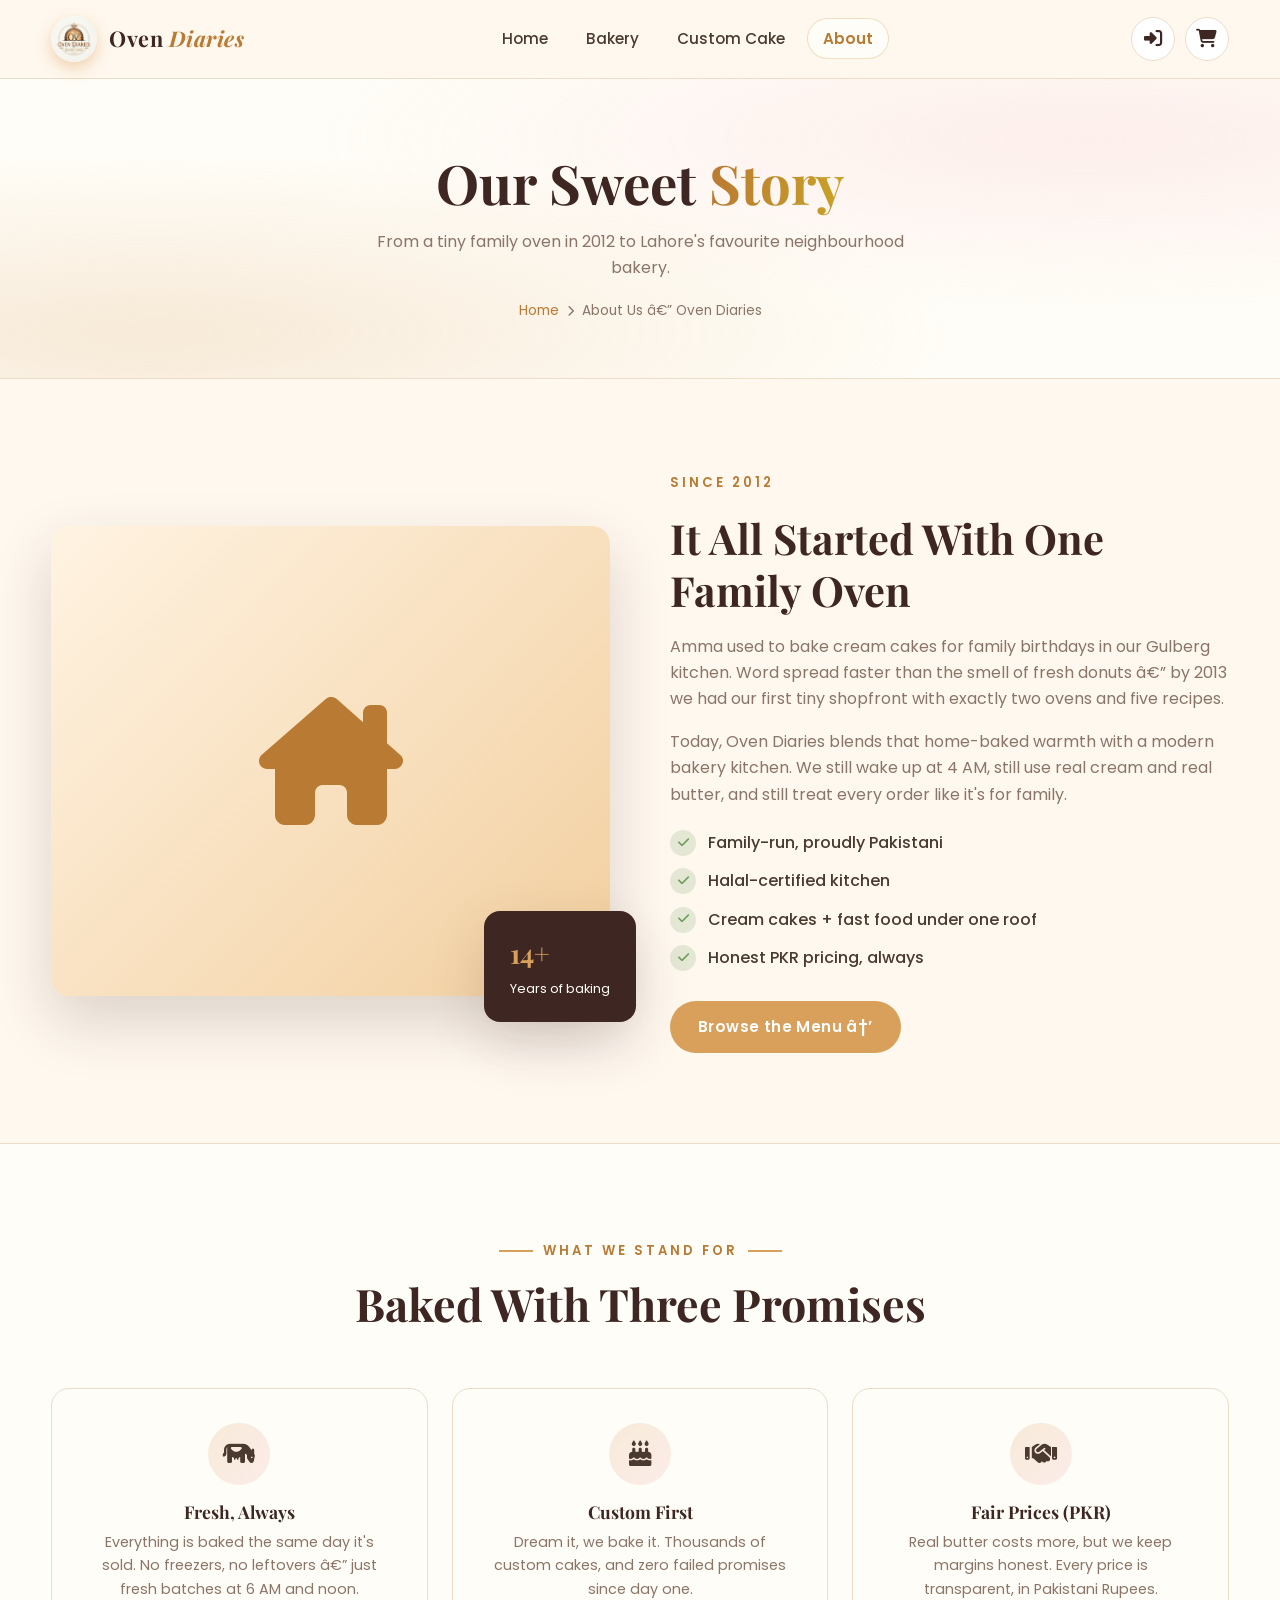
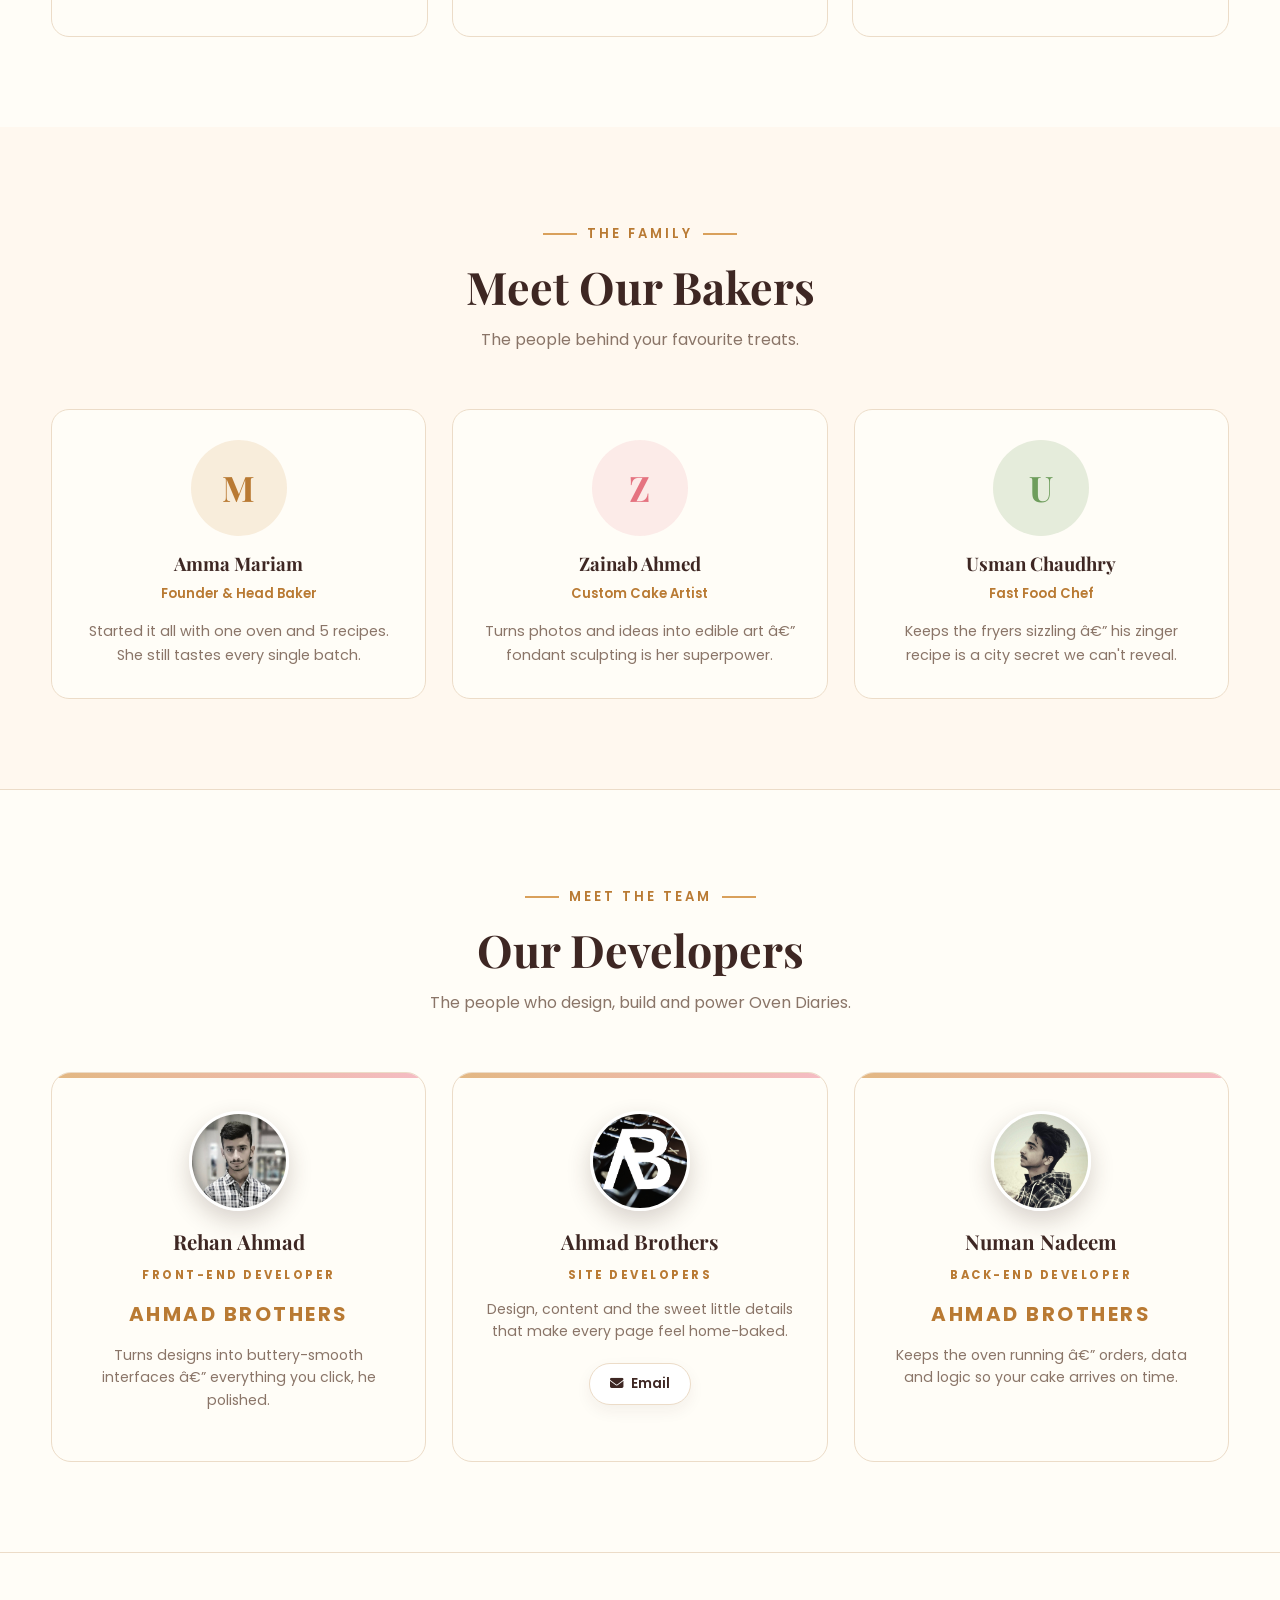
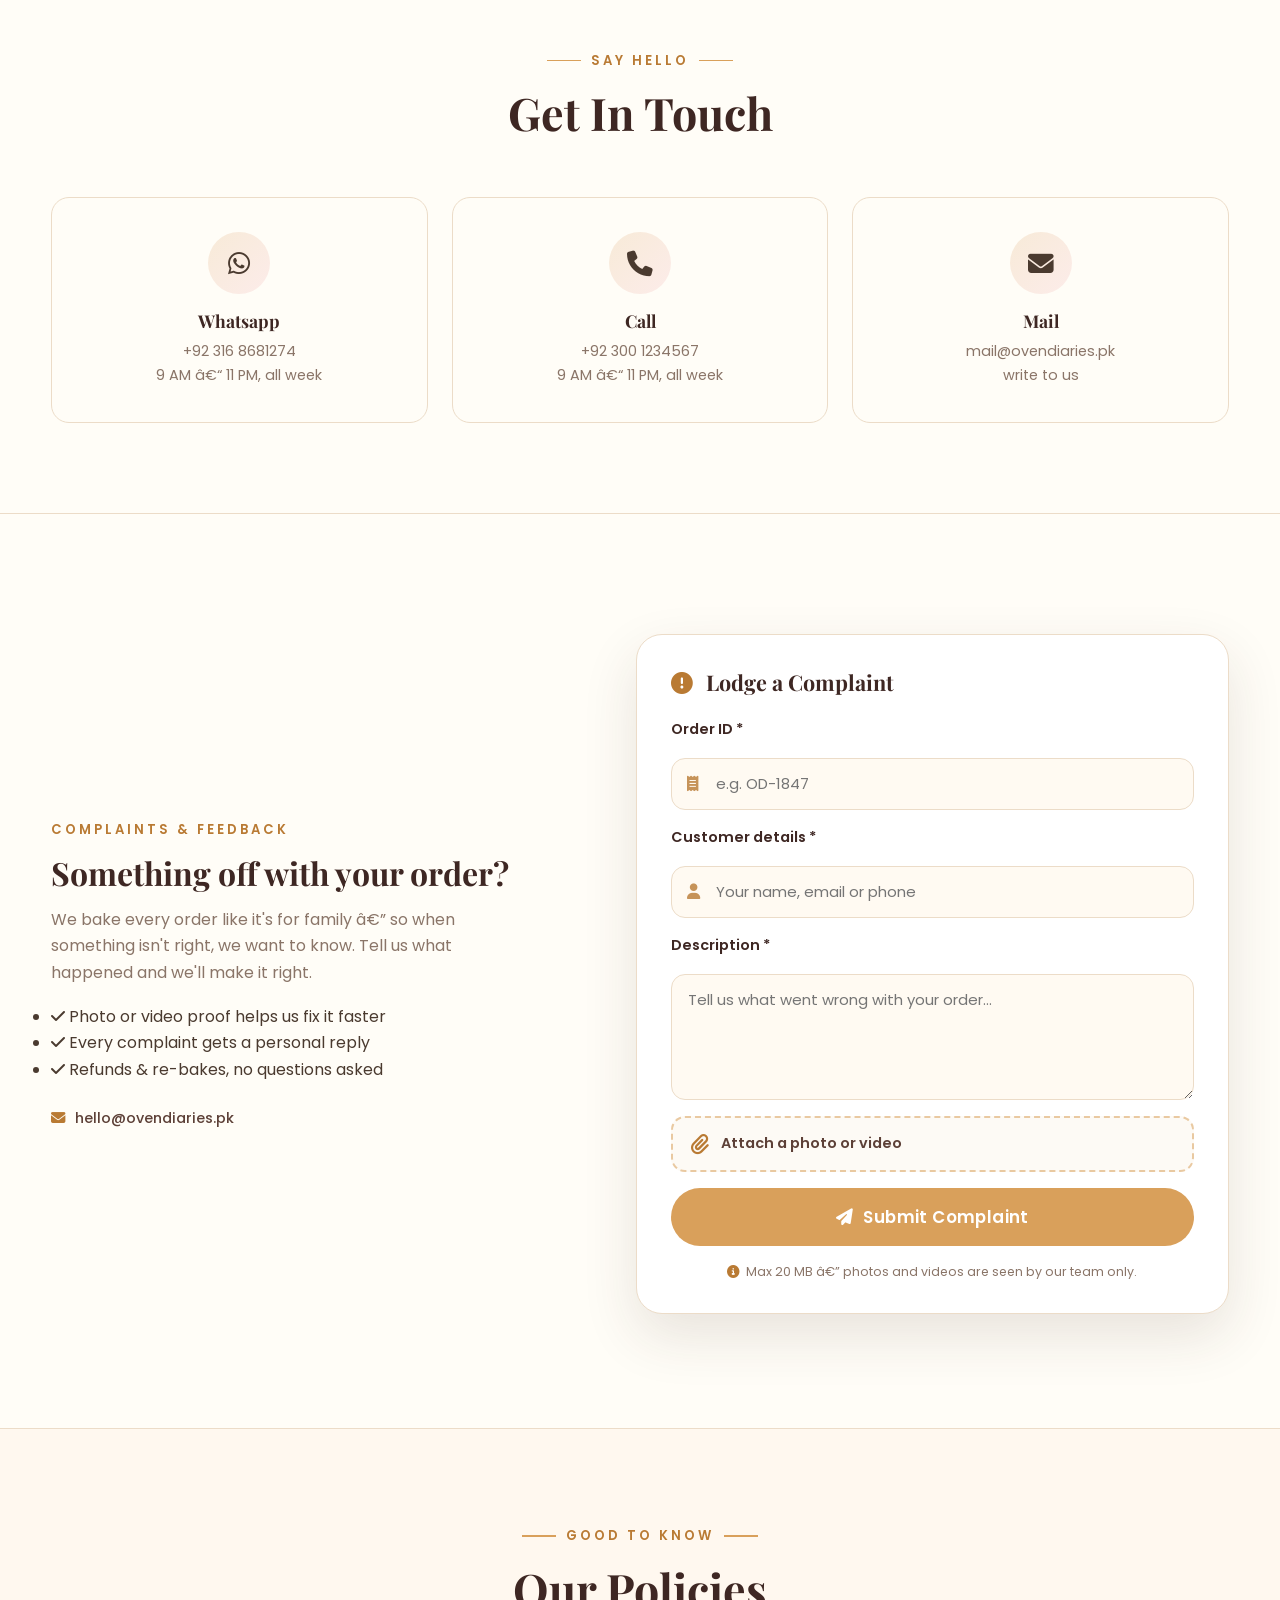
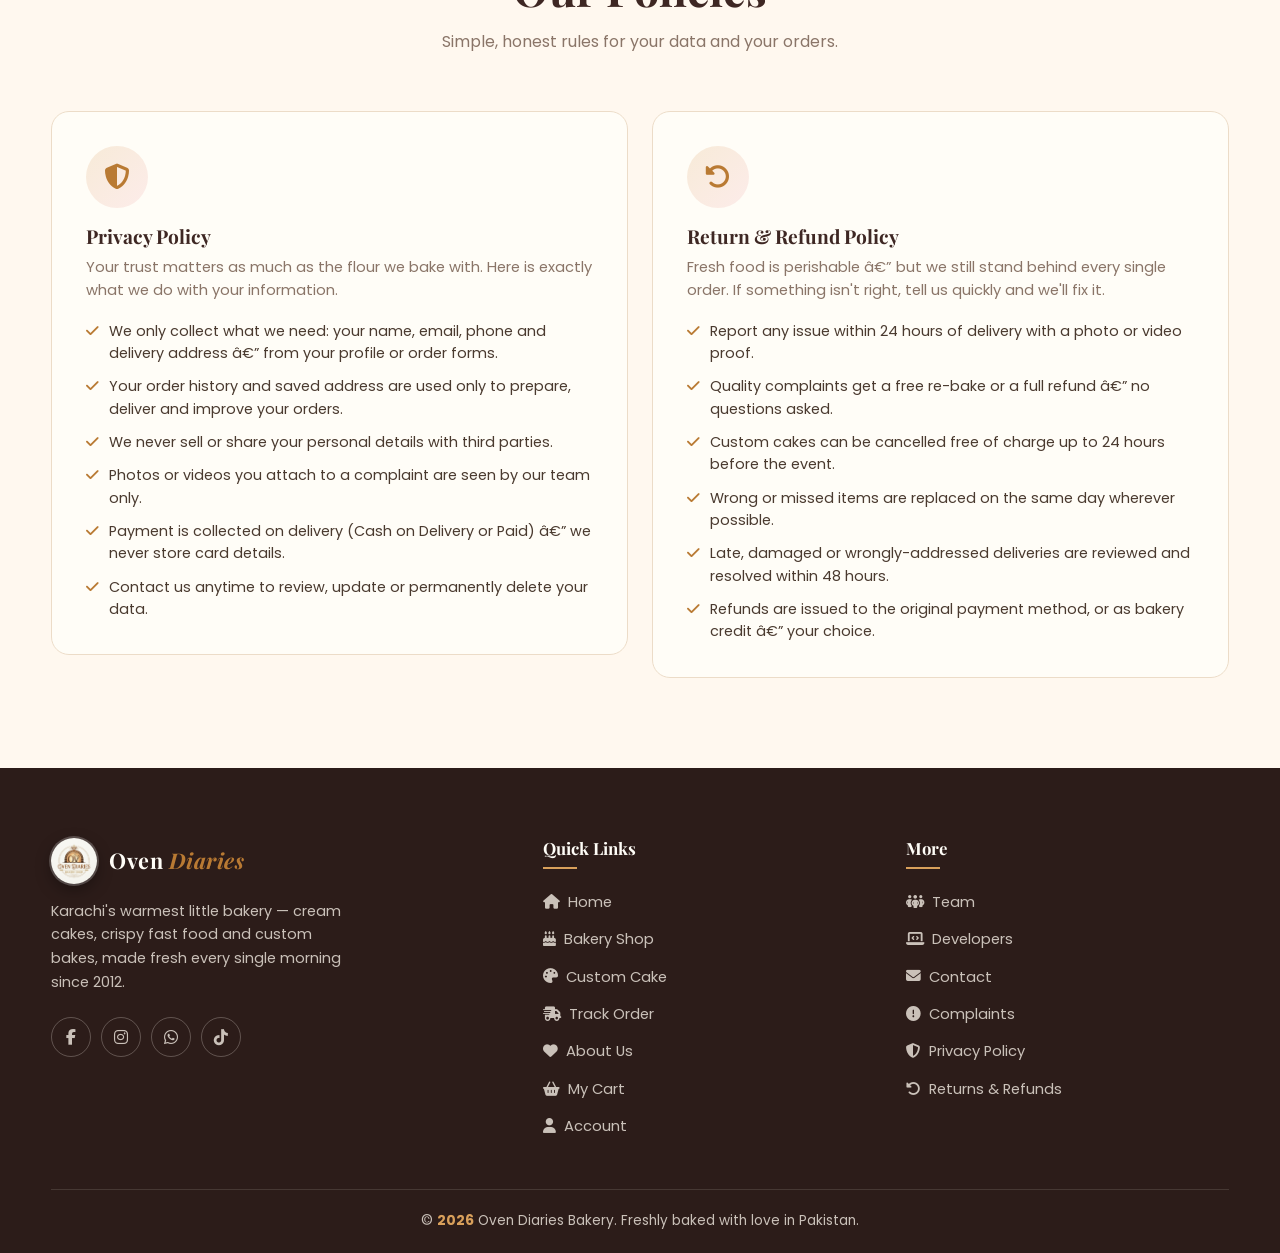
<file: about.html>
﻿<!DOCTYPE html>
<html lang="en">

<head>
  <meta charset="UTF-8">
  <meta name="viewport" content="width=device-width, initial-scale=1.0">
  <title>About Us â€” Oven Diaries</title>
  <meta name="description"
    content="The story of Oven Diaries â€” Lahore's neighbourhood bakery since 2012. Cream cakes, fast food and custom cakes in PKR.">
  <link rel="preconnect" href="https://fonts.googleapis.com">
  <link
    href="https://fonts.googleapis.com/css2?family=Playfair+Display:ital,wght@0,500;0,700;1,600&family=Poppins:wght@300;400;500;600;700&display=swap"
    rel="stylesheet">
  <link rel="stylesheet" href="https://cdnjs.cloudflare.com/ajax/libs/font-awesome/6.5.2/css/all.min.css">
  <link rel="stylesheet" href="css/style.css">
  <link rel="stylesheet" href="css/about.css">
  <link rel="icon"
    href="data:image/svg+xml,%3Csvg xmlns='http://www.w3.org/2000/svg' viewBox='0 0 100 100'%3E%3Crect width='100' height='100' rx='24' fill='%23d9a05b'/%3E%3Ctext x='50' y='68' font-size='48' font-family='Georgia' font-weight='bold' fill='white' text-anchor='middle'%3EOD%3C/text%3E%3C/svg%3E">
</head>

<body>

  <header id="site-header"></header>

  <!-- ============ PAGE HERO ============ -->
  <section class="page-hero">
    <div class="container">
      <h1>Our Sweet <span class="accent">Story</span></h1>
      <p>From a tiny family oven in 2012 to Lahore's favourite neighbourhood bakery.</p>
      <div class="crumbs" id="crumbs"></div>
    </div>
  </section>

  <!-- ============ STORY ============ -->
  <section>
    <div class="container split">
      <div class="visual reveal-left">
        <div
          style="width:100%;height:470px;border-radius:18px;display:grid;place-items:center;background:linear-gradient(135deg,#fff3e2,#f2cf9f);box-shadow:0 25px 60px rgba(62,39,35,.18)">
          <i class="fa-solid fa-house-chimney"
            style="font-size:8rem;color:var(--caramel-dark);animation:floatY 5s ease-in-out infinite"></i>
        </div>
        <div class="floating-card"><b>14+</b><span>Years of baking</span></div>
      </div>
      <div class="reveal-right">
        <span class="eyebrow"
          style="color:var(--caramel-dark);letter-spacing:3px;text-transform:uppercase;font-size:.82rem;font-weight:600">Since
          2012</span>
        <h2>It All Started With One Family Oven</h2>
        <p>Amma used to bake cream cakes for family birthdays in our Gulberg kitchen. Word spread faster than the smell
          of fresh donuts â€” by 2013 we had our first tiny shopfront with exactly two ovens and five recipes.</p>
        <p>Today, Oven Diaries blends that home-baked warmth with a modern bakery kitchen. We still wake up at 4 AM,
          still use real cream and real butter, and still treat every order like it's for family.</p>
        <ul class="check-list">
          <li><i class="fa-solid fa-check"></i> Family-run, proudly Pakistani</li>
          <li><i class="fa-solid fa-check"></i> Halal-certified kitchen</li>
          <li><i class="fa-solid fa-check"></i> Cream cakes + fast food under one roof</li>
          <li><i class="fa-solid fa-check"></i> Honest PKR pricing, always</li>
        </ul>
        <a href="bakery.html" class="btn btn-primary">Browse the Menu â†’</a>
      </div>
    </div>
  </section>

  <!-- ============ VALUES ============ -->
  <section style="background:var(--cream-2);border-top:1px solid var(--border)">
    <div class="container">
      <div class="section-head reveal">
        <span class="eyebrow">What We Stand For</span>
        <h2>Baked With Three Promises</h2>
      </div>
      <div class="info-cards">
        <div class="info-card reveal">
          <div class="i-icon"><i class="fa-solid fa-cow"></i></div>
          <h3>Fresh, Always</h3>
          <p>Everything is baked the same day it's sold. No freezers, no leftovers â€” just fresh batches at 6 AM and
            noon.</p>
        </div>
        <div class="info-card reveal delay-1">
          <div class="i-icon"><i class="fa-solid fa-cake-candles"></i></div>
          <h3>Custom First</h3>
          <p>Dream it, we bake it. Thousands of custom cakes, and zero failed promises since day one.</p>
        </div>
        <div class="info-card reveal delay-2">
          <div class="i-icon"><i class="fa-solid fa-handshake"></i></div>
          <h3>Fair Prices (PKR)</h3>
          <p>Real butter costs more, but we keep margins honest. Every price is transparent, in Pakistani Rupees.</p>
        </div>
      </div>
    </div>
  </section>

  <!-- ============ TEAM ============ -->
  <section id="team">
    <div class="container">
      <div class="section-head reveal">
        <span class="eyebrow">The Family</span>
        <h2>Meet Our Bakers</h2>
        <p>The people behind your favourite treats.</p>
      </div>
      <div class="team-grid">
        <div class="team-card reveal">
          <div class="t-avatar"
            style="background:rgba(217,160,91,.18);color:var(--caramel-dark);font-family:var(--font-head);font-weight:700;font-size:2.2rem">
            M</div>
          <h3>Amma Mariam</h3>
          <small>Founder &amp; Head Baker</small>
          <p>Started it all with one oven and 5 recipes. She still tastes every single batch.</p>
        </div>
        <div class="team-card reveal delay-1">
          <div class="t-avatar"
            style="background:rgba(242,167,179,.22);color:var(--pink-dark);font-family:var(--font-head);font-weight:700;font-size:2.2rem">
            Z</div>
          <h3>Zainab Ahmed</h3>
          <small>Custom Cake Artist</small>
          <p>Turns photos and ideas into edible art â€” fondant sculpting is her superpower.</p>
        </div>
        <div class="team-card reveal delay-2">
          <div class="t-avatar"
            style="background:rgba(110,157,92,.18);color:var(--green);font-family:var(--font-head);font-weight:700;font-size:2.2rem">
            U</div>
          <h3>Usman Chaudhry</h3>
          <small>Fast Food Chef</small>
          <p>Keeps the fryers sizzling â€” his zinger recipe is a city secret we can't reveal.</p>
        </div>
      </div>
    </div>
  </section>

  <!-- ============ Developers ============ -->
  <section id="developers" style="background:var(--cream-2);border-top:1px solid var(--border)">
    <div class="container">
      <div class="section-head reveal">
        <span class="eyebrow">Meet The Team</span>
        <h2>Our Developers</h2>
        <p>The people who design, build and power Oven Diaries.</p>
      </div>
      <div class="dev-grid">

        <a href="" class="dev-card reveal delay-2">
          <img src="images/20240110_224548.jpg" alt="" style="height: 100px; width: 100px; border-radius: 50%;">
          <h3>Rehan Ahmad</h3>
          <span class="dev-role">Front-End Developer</span>
          <br>
          <span class="dev-role" style="font-size: 20px; font-style: ilastic;">Ahmad Brothers</span>
          <p>Turns designs into buttery-smooth interfaces â€” everything you click, he polished.</p>
        </a>

        <a href="" class="dev-card reveal delay-1">
          <img src="images/1000009311 (1).png" alt="" style="height: 100px; width: 100px; border-radius: 50%;">
          <h3>Ahmad Brothers</h3>
          <span class="dev-role">Site Developers</span>
          <p>Design, content and the sweet little details that make every page feel home-baked.</p>
          <span class="dev-chip"><i class="fa-solid fa-envelope"></i> Email</span>
        </a>

        <a href="" class="dev-card reveal delay-3">
          <img src="images/20200107_194950.jpg" alt="" style="height: 100px; width: 100px; border-radius: 50%;">
          <h3>Numan Nadeem</h3>
          <span class="dev-role">Back-End Developer</span>
          <br>
          <span class="dev-role" style="font-size: 20px; font-style: ilastic;">Ahmad Brothers</span>
          <p>Keeps the oven running â€” orders, data and logic so your cake arrives on time.</p>
        </a>
      </div>
    </div>
  </section>

  <!-- ============ CONTACT ============ -->
  <section id="contact" style="background:var(--cream-2);border-top:1px solid var(--border)">
    <div class="container">
      <div class="section-head reveal">
        <span class="eyebrow">Say Hello</span>
        <h2>Get In Touch</h2>
      </div>
      <div class="info-cards">

        <a href="">
          <div class="info-card reveal delay-1">
            <div class="i-icon">
              <i class="fa-brands fa-whatsapp"></i>
            </div>
            <h3>Whatsapp</h3>
            <p>+92 316 8681274<br>9 AM â€“ 11 PM, all week</p>
          </div>
        </a>

        <a href="">
          <div class="info-card reveal delay-1">
            <div class="i-icon">
              <i class="fa-solid fa-phone"></i>
            </div>
            <h3>Call</h3>
            <p>+92 300 1234567<br>9 AM â€“ 11 PM, all week</p>
          </div>
        </a>

        <a href="">
          <div class="info-card reveal delay-2">
            <div class="i-icon">
              <i class="fa-solid fa-envelope"></i>
            </div>
            <h3>Mail</h3>
            <p>mail@ovendiaries.pk <br> write to us</p>
          </div>
        </a>
      </div>
    </div>
  </section>

  <!-- ============ COMPLAINTS ============ -->
  <section id="complaints" style="background:var(--cream-2);border-top:1px solid var(--border)">
    <div class="container complaints-grid">

      <div class="comp-intro reveal-left">
        <span class="eyebrow"
          style="color:var(--caramel-dark);letter-spacing:3px;text-transform:uppercase;font-size:.82rem;font-weight:600">Complaints
          &amp; Feedback</span>
        <h2>Something off with your order?</h2>
        <p>We bake every order like it's for family â€” so when something isn't right, we want to know. Tell us what
          happened and we'll make it right.</p>
        <ul class="check-list">
          <li><i class="fa-solid fa-check"></i> Photo or video proof helps us fix it faster</li>
          <li><i class="fa-solid fa-check"></i> Every complaint gets a personal reply</li>
          <li><i class="fa-solid fa-check"></i> Refunds &amp; re-bakes, no questions asked</li>
        </ul>
        <div class="comp-contact">
          <span><i class="fa-solid fa-envelope"></i> hello@ovendiaries.pk</span>
        </div>
      </div>

      <div class="comp-card reveal-right">
        <div id="comp-form-wrap">
          <h3><i class="fa-solid fa-circle-exclamation"></i> Lodge a Complaint</h3>
          <form id="comp-form" class="comp-form" novalidate>
            <div class="field">
              <label for="comp-oid">Order ID *</label>
              <div class="input-wrap"><i class="fa-solid fa-receipt"></i><input id="comp-oid" type="text" maxlength="20"
                  placeholder="e.g. OD-1847"></div>
            </div>
            <div class="field">
              <label for="comp-details">Customer details *</label>
              <div class="input-wrap"><i class="fa-solid fa-user"></i><input id="comp-details" type="text"
                  maxlength="80" placeholder="Your name, email or phone"></div>
            </div>
            <div class="field">
              <label for="comp-desc">Description *</label>
              <textarea id="comp-desc" rows="4" maxlength="600"
                placeholder="Tell us what went wrong with your order..."></textarea>
            </div>
            <label class="comp-file" id="file-btn" for="file-input">
              <input type="file" id="file-input" accept="image/*,video/*" hidden>
              <i class="fa-solid fa-paperclip"></i>
              <span id="file-label">Attach a photo or video</span>
              <small id="file-name" style="display:none"></small>
            </label>
            <button class="btn btn-primary btn-lg" type="submit" style="justify-content:center;width:100%"><i
                class="fa-solid fa-paper-plane"></i> Submit Complaint</button>
            <p class="comp-hint"><i class="fa-solid fa-circle-info"></i> Max 20 MB â€” photos and videos are seen by our
              team only.</p>
          </form>
        </div>

        <div class="order-success" id="comp-success" style="display:none">
          <div class="s-icon"><i class="fa-solid fa-heart-circle-check"></i></div>
          <h2>Don't worry, our team will respond you back.</h2>
          <p>Your complaint <b id="comp-success-id">â€”</b> has been received.</p>
          <div class="s-actions">
            <button class="btn btn-primary" id="comp-another"><i class="fa-solid fa-pen"></i> Submit Another</button>
          </div>
        </div>
      </div>

    </div>
  </section>

  <!-- ============ POLICIES ============ -->
  <section id="privacy" style="border-top:1px solid var(--border)">
    <div class="container">
      <div class="section-head reveal">
        <span class="eyebrow">Good to Know</span>
        <h2>Our Policies</h2>
        <p>Simple, honest rules for your data and your orders.</p>
      </div>
      <div class="policy-grid">
        <div class="policy-card reveal-left">
          <div class="i-icon"><i class="fa-solid fa-shield-halved"></i></div>
          <h3>Privacy Policy</h3>
          <p class="policy-intro">Your trust matters as much as the flour we bake with. Here is exactly what we do with
            your information.</p>
          <ul class="policy-list">
            <li><i class="fa-solid fa-check"></i> We only collect what we need: your name, email, phone and delivery
              address â€” from your profile or order forms.</li>
            <li><i class="fa-solid fa-check"></i> Your order history and saved address are used only to prepare, deliver
              and improve your orders.</li>
            <li><i class="fa-solid fa-check"></i> We never sell or share your personal details with third parties.</li>
            <li><i class="fa-solid fa-check"></i> Photos or videos you attach to a complaint are seen by our team only.
            </li>
            <li><i class="fa-solid fa-check"></i> Payment is collected on delivery (Cash on Delivery or Paid) â€” we
              never
              store card details.</li>
            <li><i class="fa-solid fa-check"></i> Contact us anytime to review, update or permanently delete your data.
            </li>
          </ul>
        </div>
        <div class="policy-card reveal-right" id="returns">
          <div class="i-icon"><i class="fa-solid fa-rotate-left"></i></div>
          <h3>Return &amp; Refund Policy</h3>
          <p class="policy-intro">Fresh food is perishable â€” but we still stand behind every single order. If
            something
            isn't right, tell us quickly and we'll fix it.</p>
          <ul class="policy-list">
            <li><i class="fa-solid fa-check"></i> Report any issue within 24 hours of delivery with a photo or video
              proof.</li>
            <li><i class="fa-solid fa-check"></i> Quality complaints get a free re-bake or a full refund â€” no
              questions
              asked.</li>
            <li><i class="fa-solid fa-check"></i> Custom cakes can be cancelled free of charge up to 24 hours before the
              event.</li>
            <li><i class="fa-solid fa-check"></i> Wrong or missed items are replaced on the same day wherever possible.
            </li>
            <li><i class="fa-solid fa-check"></i> Late, damaged or wrongly-addressed deliveries are reviewed and
              resolved within 48 hours.</li>
            <li><i class="fa-solid fa-check"></i> Refunds are issued to the original payment method, or as bakery credit
              â€” your choice.</li>
          </ul>
        </div>
      </div>
    </div>
  </section>

  <footer id="site-footer"></footer>

  <script src="js/data.js"></script>
  <script src="js/auth.js"></script>
  <script src="js/app.js"></script>
  <script src="js/nav.js"></script>
  <script src="js/footer.js"></script>
  <script src="js/about.js"></script>
</body>

</html>
</file>
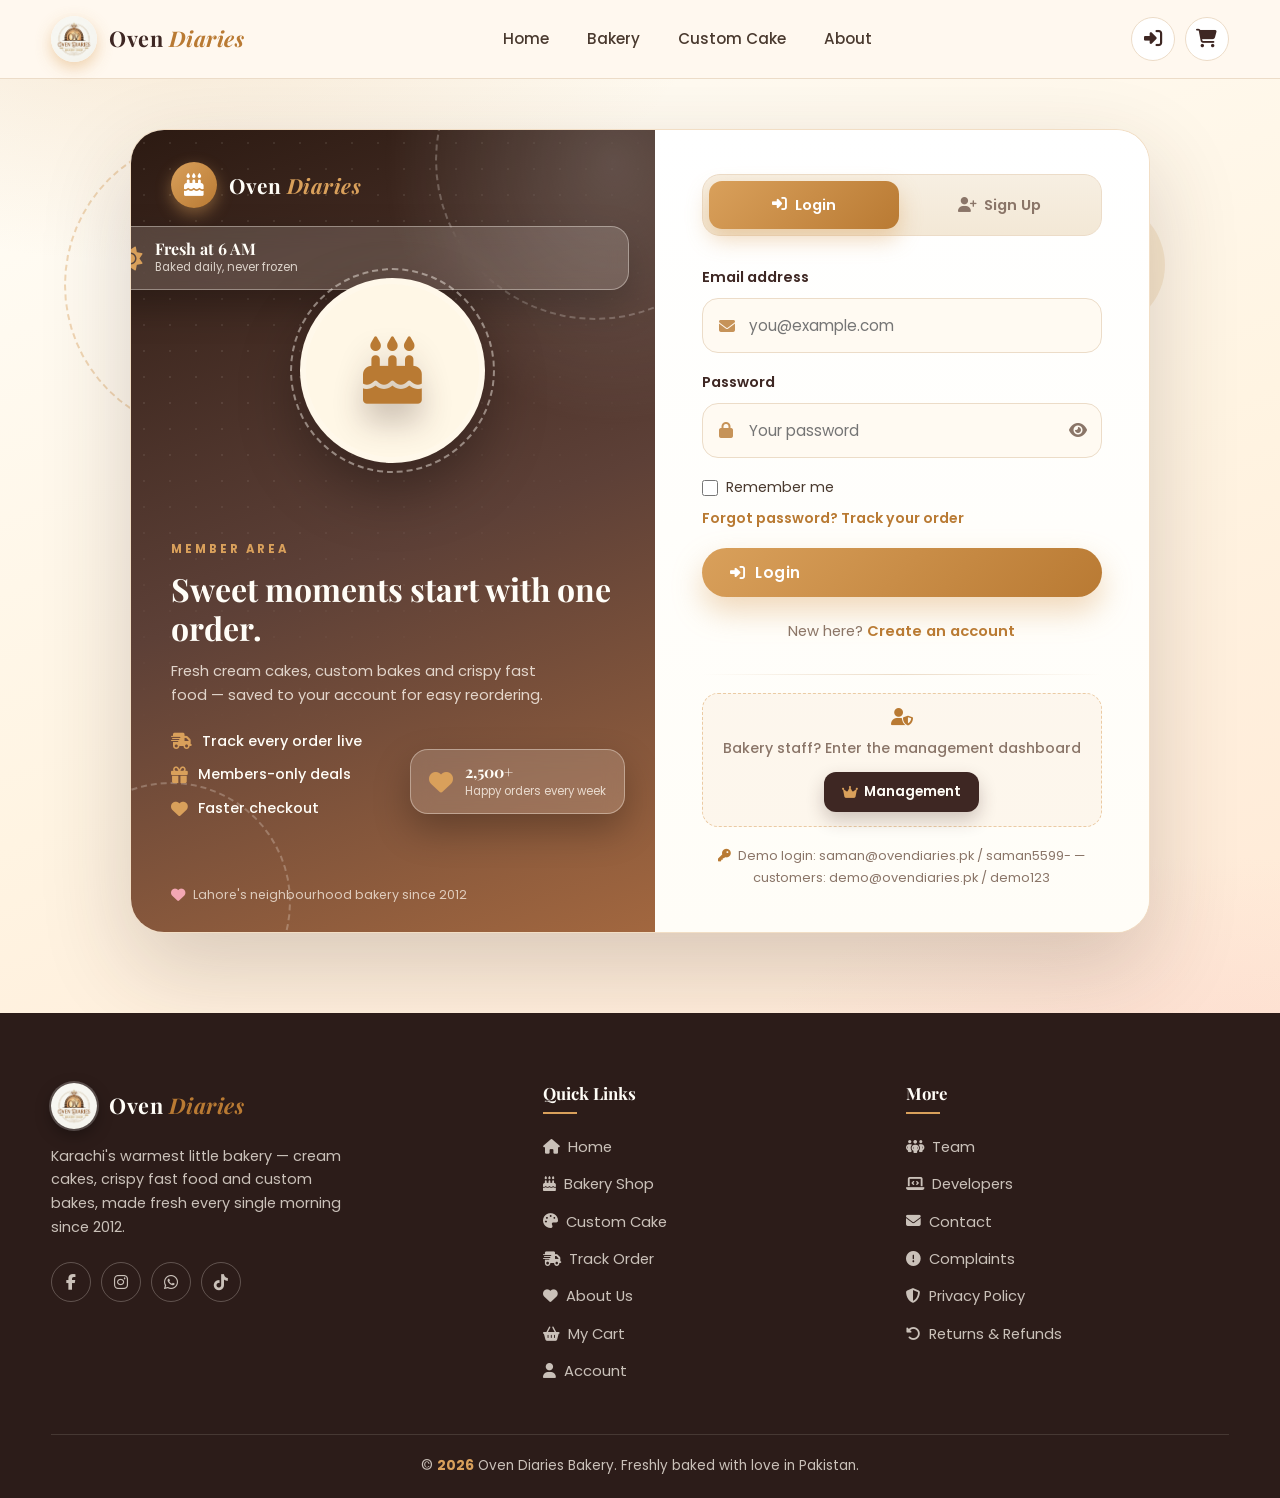
<file: admin.html>
<!DOCTYPE html>
<html lang="en">
<head>
  <meta charset="UTF-8">
  <meta name="viewport" content="width=device-width, initial-scale=1.0">
  <title>Admin Panel — Oven Diaries</title>
  <meta name="description" content="Oven Diaries admin dashboard — orders, products and users.">
  <link rel="preconnect" href="https://fonts.googleapis.com">
  <link href="https://fonts.googleapis.com/css2?family=Playfair+Display:ital,wght@0,500;0,700;1,600&family=Poppins:wght@300;400;500;600;700&display=swap" rel="stylesheet">
  <link rel="stylesheet" href="https://cdnjs.cloudflare.com/ajax/libs/font-awesome/6.5.2/css/all.min.css">
  <link rel="stylesheet" href="css/style.css">
  <link rel="stylesheet" href="css/admin.css">
  <link rel="icon" href="data:image/svg+xml,%3Csvg xmlns='http://www.w3.org/2000/svg' viewBox='0 0 100 100'%3E%3Crect width='100' height='100' rx='24' fill='%23d9a05b'/%3E%3Ctext x='50' y='68' font-size='48' font-family='Georgia' font-weight='bold' fill='white' text-anchor='middle'%3EOD%3C/text%3E%3C/svg%3E">
</head>
<body>

  <div class="admin-layout">
    <!-- SIDEBAR -->
    <aside class="admin-sidebar" id="admin-sidebar">
      <a href="index.html" class="logo"><img class="logo-img" src="images/logo.jpg" alt="Oven Diaries">
        <span class="logo-text">Oven <span style="color:var(--caramel)">Diaries</span></span></a>
      <ul class="admin-nav" id="admin-nav">
        <li class="nav-group">Main</li>
        <li><button data-panel="dashboard" class="active"><i class="fa-solid fa-chart-line"></i> Dashboard</button></li>
        <li><button data-panel="profile"><i class="fa-solid fa-user-tie"></i> My Profile</button></li>
        <li><button data-panel="orders"><i class="fa-solid fa-receipt"></i> Orders</button></li>
        <li><button data-panel="products"><i class="fa-solid fa-cake-candles"></i> Products</button></li>
        <li><button data-panel="bakery"><i class="fa-solid fa-shop"></i> Bakery</button></li>
        <li><button data-panel="customcake"><i class="fa-solid fa-palette"></i> Custom Cake</button></li>
        <li class="nav-group">Manage</li>
        <li><button data-panel="offers"><i class="fa-solid fa-tags"></i> Offers &amp; Delivery</button></li>
        <li><button data-panel="delivery"><i class="fa-solid fa-truck-fast"></i> Delivery</button></li>
        <li><button data-panel="customers"><i class="fa-solid fa-user-group"></i> Users</button></li>
        <li><button data-panel="complaints"><i class="fa-solid fa-circle-exclamation"></i> Complaints</button></li>
        <li><button data-panel="reviews"><i class="fa-solid fa-star"></i> Reviews</button></li>
        <li><button data-panel="accounts"><i class="fa-solid fa-coins"></i> Accounts</button></li>
      </ul>
      <div class="admin-side-foot">
        <a class="admin-viewsite" href="index.html"><i class="fa-solid fa-arrow-left"></i> Back to Site</a>
        <button class="logout-btn" id="admin-logout"><i class="fa-solid fa-right-from-bracket"></i> Sign out</button>
      </div>
    </aside>

    <!-- MAIN -->
    <main class="admin-main">
<div class="admin-top" id="admin-top">
        <button class="icon-btn admin-toggle" id="admin-toggle" style="background:#fff" aria-label="Menu"><i class="fa-solid fa-bars"></i></button>
      </div>

<!-- DASHBOARD -->
      <section data-panel="dashboard" class="admin-panel">
        <h1>Admin Dashboard</h1>
        <div class="stat-cards">
          <div class="admin-stat reveal"><div class="s-icon" style="background:rgba(110,157,92,.18)"><i class="fa-solid fa-coins"></i></div><div><b id="st-sales">Rs. 0</b><span>Total sales</span></div></div>
          <div class="admin-stat reveal delay-1"><div class="s-icon" style="background:rgba(217,79,79,.13)"><i class="fa-solid fa-cart-shopping"></i></div><div><b id="st-purchases">Rs. 0</b><span>Total purchases</span></div></div>
          <div class="admin-stat reveal delay-2"><div class="s-icon" style="background:rgba(242,167,179,.22)"><i class="fa-solid fa-receipt"></i></div><div><b id="st-orders">0</b><span>Total orders</span></div></div>
          <div class="admin-stat reveal delay-3"><div class="s-icon" style="background:rgba(217,160,91,.18)"><i class="fa-solid fa-cake-candles"></i></div><div><b id="st-products">0</b><span>Products in menu</span></div></div>
          <div class="admin-stat reveal delay-4"><div class="s-icon" style="background:rgba(201,162,39,.2)"><i class="fa-solid fa-user-group"></i></div><div><b id="st-customers">0</b><span>Registered users</span></div></div>
        </div>
      </section>

      <!-- PROFILE -->
      <section data-panel="profile" class="admin-panel" style="display:none">
        <h2>My Profile</h2>
        <div class="profile-wrap">
          <div class="profile-card">
            <span class="pf-glow"></span>
            <div class="pf-head">
              <div class="pf-avatar-wrap">
                <span class="pf-ring"></span>
                <div class="pf-avatar" id="pf-avatar">O</div>
                <span class="pf-status"><i class="fa-solid fa-circle"></i></span>
              </div>
              <div class="pf-id">
                <span class="pf-eyebrow">Admin Profile</span>
                <h3 id="pf-name">—</h3>
                <div class="pf-role-row">
                  <span class="status-pill delivered" id="pf-role"><i class="fa-solid fa-crown"></i> ADMIN</span>
                  <span class="pf-online"><i class="fa-solid fa-circle"></i> Online</span>
                </div>
                <p class="pf-mail" id="pf-mail">—</p>
              </div>
            </div>
            <p class="pf-bio">Behind the counter of Oven Diaries — keeping the bakes fresh, the orders moving and the customers smiling.</p>
            <div class="pf-stats">
              <div class="pf-stat"><i class="fa-solid fa-coins"></i><b id="pf-stat-revenue">Rs. 0</b><span>Total revenue</span></div>
              <div class="pf-stat"><i class="fa-solid fa-receipt"></i><b id="pf-stat-orders">0</b><span>Orders handled</span></div>
              <div class="pf-stat"><i class="fa-solid fa-cake-candles"></i><b id="pf-stat-products">0</b><span>Products live</span></div>
              <div class="pf-stat"><i class="fa-solid fa-circle-exclamation"></i><b id="pf-stat-complaints">0</b><span>Open complaints</span></div>
            </div>
            <div class="pf-foot">
              <span><i class="fa-solid fa-location-dot"></i> Lahore, Pakistan</span>
              <span><i class="fa-solid fa-calendar-check"></i> Member since <b id="pf-since">2026</b></span>
              <span><i class="fa-solid fa-key"></i> Signed in today <b id="pf-last">—</b></span>
            </div>
          </div>
        </div>
      </section>

      <!-- ORDERS -->
      <section data-panel="orders" class="admin-panel" style="display:none">
        <h2>All Orders</h2>
        <div class="admin-table-wrap"><table class="admin-table">
          <thead><tr><th>Order ID</th><th>Customer</th><th>Items</th><th>Total (PKR)</th><th>Date &amp; Time</th><th>Status</th><th>Payment</th><th>Actions</th></tr></thead>
          <tbody id="orders-body"></tbody>
        </table></div>
      </section>

      <!-- PRODUCTS -->
      <section data-panel="products" class="admin-panel" style="display:none">
        <h2>Menu Products <button class="btn btn-primary btn-sm" id="new-product"><i class="fa-solid fa-plus"></i> Add New Product</button></h2>
        <p style="color:var(--text-light);font-size:.9rem;margin-top:-8px">Add or edit your menu. Use <b>Trending</b> to pick up to 2 products per category — they appear in the Best Sellers section on the home page.</p>
        <div class="admin-table-wrap"><table class="admin-table">
          <thead><tr><th>Product</th><th>Category</th><th>Price (PKR)</th><th>Trending</th><th>Actions</th></tr></thead>
          <tbody id="products-body"></tbody>
        </table></div>

        <div id="product-editor" style="display:none">
          <form class="add-product-form" id="product-form" novalidate>
            <div class="apf-head">
              <span class="apf-step"><i class="fa-solid fa-cake-candles"></i></span>
              <div>
                <h3 id="pf-title">New Product</h3>
                <p id="pf-title-sub">No field is required — save anytime and add details later.</p>
              </div>
            </div>

            <div class="apf-grid">
              <div class="apf-card">
                <h4><i class="fa-solid fa-pen"></i> Details</h4>
                <div class="field"><label>Product name</label><input id="pf-name" placeholder="e.g. Biscoff Cream Cake"></div>
                <div class="field"><label>Price (PKR)</label><input id="pf-price" type="number" min="0" step="5" placeholder="2450"></div>
                <div class="field"><label>Description</label><textarea id="pf-desc" rows="3" placeholder="What makes it irresistible?"></textarea></div>
              </div>

              <div class="apf-card">
                <h4><i class="fa-solid fa-sliders"></i> Options — select the available choices</h4>
                <div class="field"><label>Category</label><select id="pf-cat"></select></div>
                <div class="apf-grid2">
                  <div class="field"><label>Weight</label>
                    <div class="ap-chips" id="pf-weights"></div>
                    <div class="ap-chip-add"><input data-custom="weights" placeholder='Add weight — e.g. "1 lb"'><button type="button" class="mini-btn primary" data-add-option="weights"><i class="fa-solid fa-plus"></i></button></div>
                  </div>
                  <div class="field"><label>Size</label>
                    <div class="ap-chips" id="pf-sizes"></div>
                    <div class="ap-chip-add"><input data-custom="sizes" placeholder='Add size — e.g. "1 Kg"'><button type="button" class="mini-btn primary" data-add-option="sizes"><i class="fa-solid fa-plus"></i></button></div>
                  </div>
                  <div class="field"><label>Flavour</label>
                    <div class="ap-chips" id="pf-flavours"></div>
                    <div class="ap-chip-add"><input data-custom="flavours" placeholder='Add flavour — e.g. "Chocolate"'><button type="button" class="mini-btn primary" data-add-option="flavours"><i class="fa-solid fa-plus"></i></button></div>
                  </div>
                  <div class="field"><label>Colour</label><div class="color-picker" id="pf-colors"></div></div>
                </div>
              </div>
            </div>

            <div class="apf-card">
              <h4><i class="fa-solid fa-images"></i> Images — upload or paste a URL, and label each image so it matches a weight, size or flavour</h4>
              <div class="img-gallery" id="pf-images"></div>
              <button type="button" class="mini-btn primary" id="pf-img-add"><i class="fa-solid fa-upload"></i> Upload Image</button>
            </div>

            <div class="actions">
              <button class="btn btn-primary" type="submit"><i class="fa-solid fa-floppy-disk"></i> Save Product</button>
              <button class="btn btn-outline" type="button" id="pf-cancel">Cancel</button>
            </div>
          </form>
        </div>
      </section>

      <!-- BAKERY / CATEGORIES -->
      <section data-panel="bakery" class="admin-panel" style="display:none">
<div style="display:flex;align-items:center;justify-content:space-between;gap:18px;flex-wrap:wrap;padding:14px 16px;margin-bottom:18px;border:1px solid var(--border);border-radius:var(--radius,12px);background:var(--surface,transparent)">
          <div>
            <h3 style="margin:0;font-size:1.05rem"><i class="fa-solid fa-store"></i> Bakery Status</h3>
            <p style="margin:4px 0 0;color:var(--text-light);font-size:.85rem">When closed, "Add to Cart" on the shop page and "Place Custom Cake Order" on the custom cake page are hidden.</p>
          </div>
          <button class="btn btn-primary btn-sm" id="toggle-shop"><i class="fa-solid fa-store-slash"></i> Close Bakery</button>
        </div>
        <h2>Bakery — Categories <button class="btn btn-primary btn-sm" id="add-cat"><i class="fa-solid fa-plus"></i> Add Category</button></h2>
        <p style="color:var(--text-light);font-size:.9rem;margin-top:-8px">Categories appear as filters in the shop and as cards on the home page. Deleting a category also removes every product in it from the shop.</p>
        <div class="admin-table-wrap"><table class="admin-table">
          <thead><tr><th>#</th><th>Category</th><th>Products</th><th>Actions</th></tr></thead>
          <tbody id="cats-body"></tbody>
        </table></div>
        <div id="cat-editor" style="display:none;margin-top:26px;border-top:1px dashed var(--border);padding-top:20px">
          <h2 id="cat-editor-title">Add Category</h2>
          <form class="product-form" id="cat-form">
            <div class="field"><label>Category name *</label><input id="cat-name" required maxlength="40" placeholder="e.g. Brownies &amp; Bars"></div>
            <div class="actions">
              <button class="btn btn-primary" type="submit"><i class="fa-solid fa-floppy-disk"></i> Save Category</button>
              <button class="btn btn-outline" type="button" id="cat-cancel">Cancel</button>
            </div>
          </form>
        </div>
      </section>

      <!-- CUSTOM CAKE -->
      <section data-panel="customcake" class="admin-panel" style="display:none">
        <h2>Custom Cake Options</h2>
        <p style="color:var(--text-light);font-size:.9rem;margin-top:-8px">Manage everything shown on the Custom Cake page — flavours, cake types, sizes, message &amp; finishing options and candles. Add, edit or delete options and give each one its own price.</p>
        <div class="cc-groups">

          <div class="cc-group">
            <h3><i class="fa-solid fa-ice-cream"></i> Cake Flavours <button class="mini-btn primary" data-add-cc="flavours"><i class="fa-solid fa-plus"></i> Add Flavour</button></h3>
            <div class="admin-table-wrap"><table class="admin-table">
              <thead><tr><th>Flavour</th><th>Price (PKR)</th><th>Actions</th></tr></thead>
              <tbody id="cc-flavours-body"></tbody>
            </table></div>
          </div>

          <div class="cc-group">
            <h3><i class="fa-solid fa-cake-candles"></i> Cake Types <button class="mini-btn primary" data-add-cc="bases"><i class="fa-solid fa-plus"></i> Add Type</button></h3>
            <div class="admin-table-wrap"><table class="admin-table">
              <thead><tr><th>Type</th><th>Price (PKR)</th><th>Actions</th></tr></thead>
              <tbody id="cc-bases-body"></tbody>
            </table></div>
          </div>

          <div class="cc-group">
            <h3><i class="fa-solid fa-ruler-combined"></i> Cake Sizes <button class="mini-btn primary" data-add-cc="sizes"><i class="fa-solid fa-plus"></i> Add Size</button></h3>
            <div class="admin-table-wrap"><table class="admin-table">
              <thead><tr><th>Size</th><th>Price (PKR)</th><th>Actions</th></tr></thead>
              <tbody id="cc-sizes-body"></tbody>
            </table></div>
          </div>

          <div class="cc-group">
            <h3><i class="fa-solid fa-pen"></i> Message &amp; Finishing <button class="mini-btn primary" data-add-cc="extras"><i class="fa-solid fa-plus"></i> Add Option</button></h3>
            <div class="admin-table-wrap"><table class="admin-table">
              <thead><tr><th>Option</th><th>Price (PKR)</th><th>Actions</th></tr></thead>
              <tbody id="cc-extras-body"></tbody>
            </table></div>
          </div>

          <div class="cc-group">
            <h3><i class="fa-solid fa-fire"></i> Candles <button class="mini-btn primary" data-add-cc="candles"><i class="fa-solid fa-plus"></i> Add Candle</button></h3>
            <div class="admin-table-wrap"><table class="admin-table">
              <thead><tr><th>Candle</th><th>Price (PKR)</th><th>Actions</th></tr></thead>
              <tbody id="cc-candles-body"></tbody>
            </table></div>
          </div>

        </div>

        <div class="cc-group cc-orders" style="margin-top:22px">
          <h3><i class="fa-solid fa-receipt"></i> Custom Cake Orders <span class="cc-count" id="cc-orders-count">0</span></h3>
          <div class="admin-table-wrap"><table class="admin-table">
            <thead><tr><th>Order ID</th><th>Customer</th><th>Items</th><th>Total (PKR)</th><th>Date &amp; Time</th><th>Actions</th></tr></thead>
            <tbody id="cc-orders-body"></tbody>
          </table></div>
        </div>

        <div id="cc-editor" style="display:none;margin-top:26px;border-top:1px dashed var(--border);padding-top:20px">
          <h2 id="cc-editor-title">Add Option</h2>
          <form class="product-form" id="cc-form">
            <div class="field"><label id="cc-editor-name-label">Name *</label><input id="cc-name" required maxlength="60" placeholder="e.g. Vanilla"></div>
            <div class="field"><label>Price (PKR) — leave 0 for free</label><input id="cc-price" type="number" min="0" step="50" placeholder="0"></div>
            <div class="actions">
              <button class="btn btn-primary" type="submit"><i class="fa-solid fa-floppy-disk"></i> Save Option</button>
              <button class="btn btn-outline" type="button" id="cc-cancel">Cancel</button>
            </div>
          </form>
        </div>
      </section>

      <!-- OFFERS & DELIVERY -->
      <section data-panel="offers" class="admin-panel" style="display:none">
        <h2>Offers &amp; Delivery</h2>
        <p style="color:var(--text-light);font-size:.9rem;margin-top:-8px">Set a percentage OFF that customers see applied in the cart order summary (one offer active at a time), and choose between free delivery or paid delivery by area.</p>
        <div class="cc-groups">

          <div class="cc-group">
            <h3><i class="fa-solid fa-tags"></i> Percentage Offers <button class="mini-btn primary" id="add-offer"><i class="fa-solid fa-plus"></i> Add Offer</button></h3>
            <p style="color:var(--text-light);font-size:.85rem;margin:-4px 0 14px">Each offer renders as an elegant card right here and in the home page Offers section. The active offer applies its percentage in the cart.</p>
            <div class="offer-cards" id="offers-body"></div>
            <div id="of-editor" style="display:none;margin-top:22px;border-top:1px dashed var(--border);padding-top:18px">
              <h3 id="of-editor-title">Add Offer</h3>
              <form class="product-form" id="of-form">
                <div class="field"><label>Offer title *</label><input id="of-title" required maxlength="60" placeholder="e.g. Summer Sale"></div>
                <div class="field"><label>Percentage OFF (1–100) *</label><input id="of-percent" type="number" min="1" max="100" required placeholder="10"></div>
                <div class="actions">
                  <button class="btn btn-primary" type="submit"><i class="fa-solid fa-floppy-disk"></i> Save Offer</button>
                  <button class="btn btn-outline" type="button" id="of-cancel">Cancel</button>
                </div>
              </form>
            </div>
          </div>

<div class="cc-group">
            <h3><i class="fa-solid fa-truck-fast"></i> Delivery</h3>
            <p style="color:var(--text-light);font-size:.85rem;margin:-4px 0 14px">Pick how delivery is charged. Cities and area prices are managed in the <b>Delivery</b> section.</p>
            <div class="delivery-mode">
              <label class="mode-pick"><input type="radio" name="delivery-mode" value="free"><span><i class="fa-solid fa-gift"></i> Free Delivery — Rs. 0 in cart</span></label>
              <label class="mode-pick"><input type="radio" name="delivery-mode" value="paid"><span><i class="fa-solid fa-money-bill-wave"></i> Paid Delivery — by area</span></label>
            </div>
          </div>

        </div>
</section>

      <!-- DELIVERY -->
      <section data-panel="delivery" class="admin-panel" style="display:none">
        <h2>Delivery — Cities &amp; Areas</h2>
        <p style="color:var(--text-light);font-size:.9rem;margin-top:-8px">Add cities and give every city its own delivery areas with prices. Customers pick their area on the Cart page and pay that area's price.</p>
        <div class="cc-groups">

          <div class="cc-group">
            <h3><i class="fa-solid fa-city"></i> Add City</h3>
            <div class="city-row">
              <input id="del-new-city" maxlength="40" placeholder="City name — e.g. Multan" style="flex:1;min-width:180px;padding:10px 14px;border:1.5px solid var(--border);border-radius:12px;font:inherit;background:#fff;outline:none">
              <button class="mini-btn primary" id="add-del-city"><i class="fa-solid fa-plus"></i> Add City</button>
            </div>
          </div>

          <div class="cc-group" id="del-area-form">
            <h3><i class="fa-solid fa-location-dot"></i> Add Delivery Area &amp; Price</h3>
            <div class="area-add">
              <select id="del-area-city" style="padding:10px 14px;border:1.5px solid var(--border);border-radius:12px;font:inherit;background:#fff"></select>
              <input id="del-area-name" maxlength="60" placeholder="Area name — e.g. Gulberg III">
              <input id="del-area-price" type="number" min="0" step="50" placeholder="Price (PKR)">
              <button class="mini-btn primary" id="del-area-add"><i class="fa-solid fa-plus"></i> Add Area</button>
            </div>
          </div>

          <div id="del-cities-list"></div>

        </div>
      </section>

      <!-- USERS -->
      <section data-panel="customers" class="admin-panel" style="display:none">
        <h2>Registered Users</h2>
        <p style="color:var(--text-light);font-size:.9rem;margin-top:-8px">Manage user accounts — edit their email, phone or password, or ban an account so it can no longer log in.</p>
        <div class="admin-table-wrap"><table class="admin-table">
          <thead><tr><th>Name</th><th>Email</th><th>Phone</th><th>Role</th><th>Status</th><th>Actions</th></tr></thead>
          <tbody id="customers-body"></tbody>
        </table></div>
        <div id="cust-editor" style="display:none;margin-top:26px;border-top:1px dashed var(--border);padding-top:20px">
          <h2 id="cust-editor-title">Edit User</h2>
          <form class="product-form" id="cust-form">
            <div class="field"><label>Name *</label><input id="cust-name" maxlength="60" placeholder="Full name"></div>
            <div class="field"><label>Email *</label><input id="cust-email" maxlength="80" placeholder="user@email.com"></div>
            <div class="field"><label>Phone</label><input id="cust-phone" maxlength="20" placeholder="0300-1234567"></div>
            <div class="field"><label>Password *</label><input id="cust-pass" maxlength="40" placeholder="New password"></div>
            <div class="actions">
              <button class="btn btn-primary" type="submit"><i class="fa-solid fa-floppy-disk"></i> Save User</button>
              <button class="btn btn-outline" type="button" id="cust-cancel">Cancel</button>
            </div>
          </form>
        </div>
      </section>

      <!-- COMPLAINTS -->
      <section data-panel="complaints" class="admin-panel" style="display:none">
        <h2>Complaints <button class="btn btn-primary btn-sm" id="add-complaint"><i class="fa-solid fa-plus"></i> Add Complaint</button></h2>
        <p style="color:var(--text-light);font-size:.9rem;margin-top:-8px">Complaints submitted from the About page appear here automatically. Add one manually, view the full details, edit the information, tick them off when resolved or delete them.</p>
        <div class="admin-table-wrap"><table class="admin-table">
          <thead><tr><th>Complaint ID</th><th>Customer</th><th>Order ID</th><th>Date &amp; Time</th><th>Status</th><th>Actions</th></tr></thead>
          <tbody id="complaints-body"></tbody>
        </table></div>

        <div id="comp-editor" style="display:none;margin-top:26px;border-top:1px dashed var(--border);padding-top:20px">
          <h2 id="comp-editor-title">Add Complaint</h2>
          <form class="product-form" id="comp-admin-form">
            <div class="field"><label>Order ID *</label><input id="comp-admin-oid" maxlength="20" placeholder="e.g. OD-1847"></div>
            <div class="field"><label>Customer details *</label><input id="comp-admin-customer" maxlength="80" placeholder="Name, email or phone"></div>
            <div class="field"><label>Attachment (optional)</label><input id="comp-admin-file" maxlength="120" placeholder="File name or link — e.g. photo-2026.jpg"></div>
            <div class="field" style="grid-column:1/-1"><label>Description *</label><textarea id="comp-admin-desc" rows="4" maxlength="600" placeholder="What went wrong?"></textarea></div>
            <div class="actions">
              <button class="btn btn-primary" type="submit"><i class="fa-solid fa-floppy-disk"></i> Save Complaint</button>
              <button class="btn btn-outline" type="button" id="comp-cancel">Cancel</button>
            </div>
          </form>
        </div>
      </section>

      <!-- REVIEWS -->
      <section data-panel="reviews" class="admin-panel" style="display:none">
        <h2>Reviews <button class="btn btn-primary btn-sm" id="add-review"><i class="fa-solid fa-plus"></i> Add Review</button></h2>
        <p style="color:var(--text-light);font-size:.9rem;margin-top:-8px">Reviews submitted by customers from the Track Order page appear here automatically. Use the <b>eye</b> to show or hide a review in the home page testimonials — a maximum of <b>3</b> can be shown at a time.</p>
        <div class="admin-table-wrap"><table class="admin-table">
          <thead><tr><th>Customer</th><th>Review</th><th>Date</th><th>Status</th><th>Actions</th></tr></thead>
          <tbody id="reviews-body"></tbody>
        </table></div>

        <div id="rev-editor" style="display:none;margin-top:26px;border-top:1px dashed var(--border);padding-top:20px">
          <h2 id="rev-editor-title">Add Review</h2>
          <form class="product-form" id="rev-admin-form">
            <div class="field"><label>Customer name *</label><input id="rev-name" maxlength="60" placeholder="e.g. Ayesha Khan"></div>
            <div class="field"><label>Customer image (URL, optional)</label><input id="rev-img" maxlength="300" placeholder="https://.../photo.jpg"></div>
            <div class="field"><label>Stars *</label><div class="stars-pick" id="rev-stars"></div></div>
            <div class="field" style="grid-column:1/-1"><label>Review *</label><textarea id="rev-text" rows="3" maxlength="500" placeholder="What did the customer say?"></textarea></div>
            <div class="actions">
              <button class="btn btn-primary" type="submit"><i class="fa-solid fa-floppy-disk"></i> Save Review</button>
              <button class="btn btn-outline" type="button" id="rev-cancel">Cancel</button>
            </div>
          </form>
        </div>
      </section>

      <!-- ACCOUNTS -->
      <section data-panel="accounts" class="admin-panel" style="display:none">
        <h2>Accounts</h2>
        <p style="color:var(--text-light);font-size:.9rem;margin-top:-8px">Track your bakery's money — delivered orders are recorded as sales automatically, and purchases you add are listed alongside. Today's totals are shown on each card.</p>
        <div class="cc-groups">

          <div class="cc-group">
            <h3><i class="fa-solid fa-coins"></i> Sales <span class="cc-count" id="sales-count">0</span></h3>
            <p style="color:var(--text-light);font-size:.85rem;margin:-4px 0 14px">When an order is marked delivered (or cleared), its bill amount lands here automatically.</p>
            <div class="acc-summary">
              <span class="acc-chip"><i class="fa-solid fa-calendar-day"></i> Today's sale <b id="sales-today">Rs. 0</b></span>
              <span class="acc-chip"><i class="fa-solid fa-wallet"></i> Total sales <b id="sales-total">Rs. 0</b></span>
            </div>
            <div class="admin-table-wrap"><table class="admin-table">
              <thead><tr><th>Order ID</th><th>Customer</th><th>Amount (PKR)</th><th>Date &amp; Time</th></tr></thead>
              <tbody id="sales-body"></tbody>
            </table></div>
          </div>

          <div class="cc-group">
            <h3><i class="fa-solid fa-cart-shopping"></i> Purchases <button class="mini-btn primary" id="add-purchase"><i class="fa-solid fa-plus"></i> Add Purchase</button></h3>
            <p style="color:var(--text-light);font-size:.85rem;margin:-4px 0 14px">Record raw materials, packaging and supplies — with an optional invoice attachment.</p>
            <div class="acc-summary">
              <span class="acc-chip"><i class="fa-solid fa-calendar-day"></i> Today's purchases <b id="purchases-today">Rs. 0</b></span>
              <span class="acc-chip"><i class="fa-solid fa-wallet"></i> Total purchases <b id="purchases-total">Rs. 0</b></span>
            </div>
            <div class="admin-table-wrap"><table class="admin-table">
              <thead><tr><th>Item</th><th>Type</th><th>Amount (PKR)</th><th>Date &amp; Time</th><th>Actions</th></tr></thead>
              <tbody id="purchases-body"></tbody>
            </table></div>

            <div id="pur-editor" style="display:none;margin-top:22px;border-top:1px dashed var(--border);padding-top:18px">
              <h3 id="pur-editor-title">Add Purchase</h3>
              <form class="product-form" id="pur-form">
                <div class="field"><label>Item name *</label><input id="pur-name" maxlength="60" placeholder="e.g. Baker's flour (50 kg)"></div>
                <div class="field"><label>Type *</label><select id="pur-type">
                  <option value="Ingredients">Ingredients</option>
                  <option value="Packaging">Packaging</option>
                  <option value="Equipment">Equipment</option>
                  <option value="Utilities">Utilities</option>
                  <option value="Miscellaneous">Miscellaneous</option>
                </select></div>
                <div class="field"><label>Amount (PKR) *</label><input id="pur-amount" type="number" min="0" step="50" placeholder="7500"></div>
                <div class="field" style="grid-column:1/-1"><label>Description</label><textarea id="pur-desc" rows="3" maxlength="400" placeholder="What was it for?"></textarea></div>
                <div class="field" style="grid-column:1/-1"><label>Invoice / receipt (optional)</label>
                  <label class="comp-file" for="pur-file">
                    <input type="file" id="pur-file" hidden>
                    <i class="fa-solid fa-paperclip"></i>
                    <span id="pur-file-label">Attach a file</span>
                    <small id="pur-file-name" style="display:none"></small>
                  </label>
                </div>
                <div class="actions">
                  <button class="btn btn-primary" type="submit"><i class="fa-solid fa-floppy-disk"></i> Save Purchase</button>
                  <button class="btn btn-outline" type="button" id="pur-cancel">Cancel</button>
                </div>
              </form>
            </div>
          </div>

        </div>
      </section>
    </main>
  </div>

  <div id="print-receipt"></div>

  <script src="js/data.js"></script>
  <script src="js/auth.js"></script>
  <script src="js/app.js"></script>
  <script src="js/nav.js"></script>
  <script src="js/footer.js"></script>
  <script src="js/admin.js"></script>
</body>
</html>
</file>
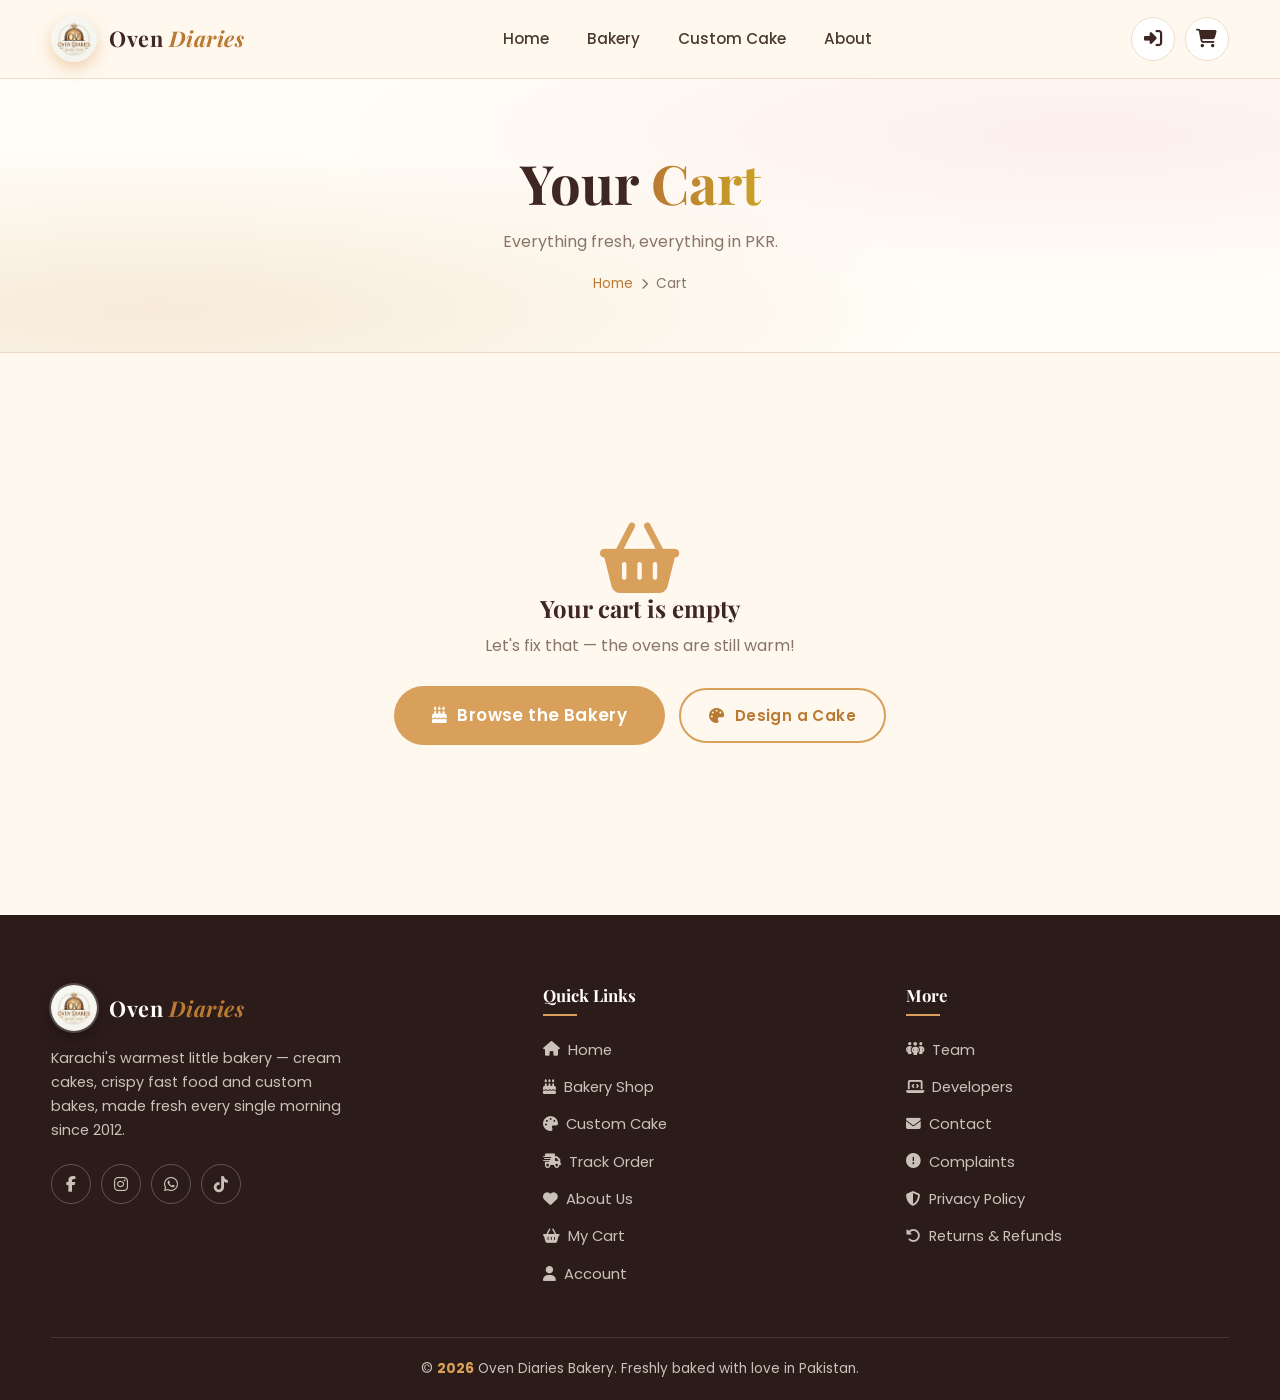
<file: cart.html>
<!DOCTYPE html>
<html lang="en">
<head>
  <meta charset="UTF-8">
  <meta name="viewport" content="width=device-width, initial-scale=1.0">
  <title>Cart — Oven Diaries</title>
  <meta name="description" content="Review your order at Oven Diaries. All prices in PKR.">
  <link rel="preconnect" href="https://fonts.googleapis.com">
  <link href="https://fonts.googleapis.com/css2?family=Playfair+Display:ital,wght@0,500;0,700;1,600&family=Poppins:wght@300;400;500;600;700&display=swap" rel="stylesheet">
  <link rel="stylesheet" href="https://cdnjs.cloudflare.com/ajax/libs/font-awesome/6.5.2/css/all.min.css">
  <link rel="stylesheet" href="css/style.css">
  <link rel="stylesheet" href="css/cart.css">
  <link rel="icon" href="data:image/svg+xml,%3Csvg xmlns='http://www.w3.org/2000/svg' viewBox='0 0 100 100'%3E%3Crect width='100' height='100' rx='24' fill='%23d9a05b'/%3E%3Ctext x='50' y='68' font-size='48' font-family='Georgia' font-weight='bold' fill='white' text-anchor='middle'%3EOD%3C/text%3E%3C/svg%3E">
</head>
<body>

  <header id="site-header"></header>

  <!-- ============ PAGE HERO ============ -->
  <section class="page-hero">
    <div class="container">
      <h1>Your <span class="accent">Cart</span></h1>
      <p>Everything fresh, everything in PKR.</p>
      <div class="crumbs" id="crumbs"></div>
    </div>
  </section>

  <!-- ============ CART ============ -->
  <section>
    <div class="container cart-layout" id="cart-layout">

      <div>
        <div class="section-head reveal" style="text-align:left;margin:0 0 26px;max-width:none">
          <span class="eyebrow">Your Order</span>
          <h2 style="font-size:1.6rem;margin:8px 0 0">Cart Items</h2>
        </div>
        <div class="cart-items" id="cart-items"></div>
        <div class="empty-cart" id="empty-cart" style="display:none">
          <i class="fa-solid fa-basket-shopping" style="font-size:4.4rem;color:var(--caramel)" aria-hidden="true"></i>
          <h2>Your cart is empty</h2>
          <p>Let's fix that — the ovens are still warm!</p>
          <a href="bakery.html" class="btn btn-primary btn-lg"><i class="fa-solid fa-cake-candles"></i> Browse the Bakery</a>
          <a href="custom-cake.html" class="btn btn-outline" style="margin-left:10px"><i class="fa-solid fa-palette"></i> Design a Cake</a>
        </div>
      </div>

      <div class="cart-right reveal-right">
        <div class="summary-card">
          <h3>Order Summary</h3>
          <div class="line"><span>Subtotal</span><span id="sum-sub">Rs. 0</span></div>
          <div class="line"><span>Delivery</span><span id="sum-delivery">Rs. 0</span></div>
          <div class="line" id="offer-row" style="display:none"><span>Offer (<span id="offer-name">—</span>)</span><span id="sum-offer">− Rs. 0</span></div>
          <div class="line" id="coupon-row" style="display:none"><span>Coupon (<span id="coupon-name">—</span>)</span><span id="sum-discount">− Rs. 0</span></div>
          <div class="coupon">
            <input id="coupon-input" placeholder="Coupon: OVEN10, BAKED15, WELCOME20">
            <button class="btn btn-dark btn-sm" id="coupon-btn">Apply</button>
          </div>
<div class="line total"><span>Total (PKR)</span><span id="sum-total">Rs. 0</span></div>
          <div class="summary-contact" id="summary-contact" style="display:none">
            <span class="sc-label"><i class="fa-solid fa-location-dot"></i> Delivering to</span>
            <p id="summary-who">—</p>
            <p id="summary-where">—</p>
            <a href="profile.html"><i class="fa-solid fa-pen"></i> Update in profile</a>
          </div>
        </div>

        <div class="summary-card" style="padding:24px 28px">
          <h3 style="margin-bottom:12px;padding-bottom:8px">Checkout</h3>
          <label class="field" style="margin-bottom:14px" id="checkout-city-label" hidden>
            <span style="font-weight:600;font-size:.9rem;color:var(--choco);display:block;margin-bottom:8px">Delivery city</span>
            <select id="checkout-city" class="area-sel"></select>
          </label>
          <label class="field" style="margin-bottom:14px" id="area-label" hidden>
            <span style="font-weight:600;font-size:.9rem;color:var(--choco);display:block;margin-bottom:8px">Delivery area</span>
            <select id="area-sel" class="area-sel"></select>
          </label>
          <label class="field" style="margin-bottom:14px">
            <span style="font-weight:600;font-size:.9rem;color:var(--choco);display:block;margin-bottom:8px">Delivery address</span>
            <input id="addr" placeholder="House, street — e.g. House 4, Block C" style="padding:12px 16px;border:1.5px solid var(--border);border-radius:12px;width:100%;outline:none">
          </label>
          <label class="field" style="margin-bottom:14px">
            <span style="font-weight:600;font-size:.9rem;color:var(--choco);display:block;margin-bottom:8px">Phone number</span>
            <input id="phone" placeholder="03XX-XXXXXXX" style="padding:12px 16px;border:1.5px solid var(--border);border-radius:12px;width:100%;outline:none">
          </label>
<button class="btn btn-primary btn-lg" style="width:100%" id="checkout-btn"><i class="fa-solid fa-moped"></i> Place Order</button>
        </div>
      </div>
    </div>

    <!-- ORDER SUCCESS -->
    <div class="container">
      <div class="order-success" id="order-success" style="display:none">
        <div class="s-icon"><i class="fa-solid fa-check"></i></div>
        <h2>Thanks to chose us, our team will contact your for payment.</h2>
        <p>Your order is confirmed and queued for our bakers.</p>
        <span class="s-id" id="success-oid">Order #—</span>
        <div class="s-actions">
          <a href="track-order.html" class="btn btn-primary"><i class="fa-solid fa-truck-fast"></i> Track Order</a>
          <a href="bakery.html" class="btn btn-outline"><i class="fa-solid fa-cake-candles"></i> Continue Shopping</a>
        </div>
      </div>
    </div>
  </section>

  <footer id="site-footer"></footer>

  <script src="js/data.js"></script>
  <script src="js/auth.js"></script>
  <script src="js/app.js"></script>
  <script src="js/nav.js"></script>
  <script src="js/footer.js"></script>
  <script src="js/cart.js"></script>
</body>
</html>
</file>
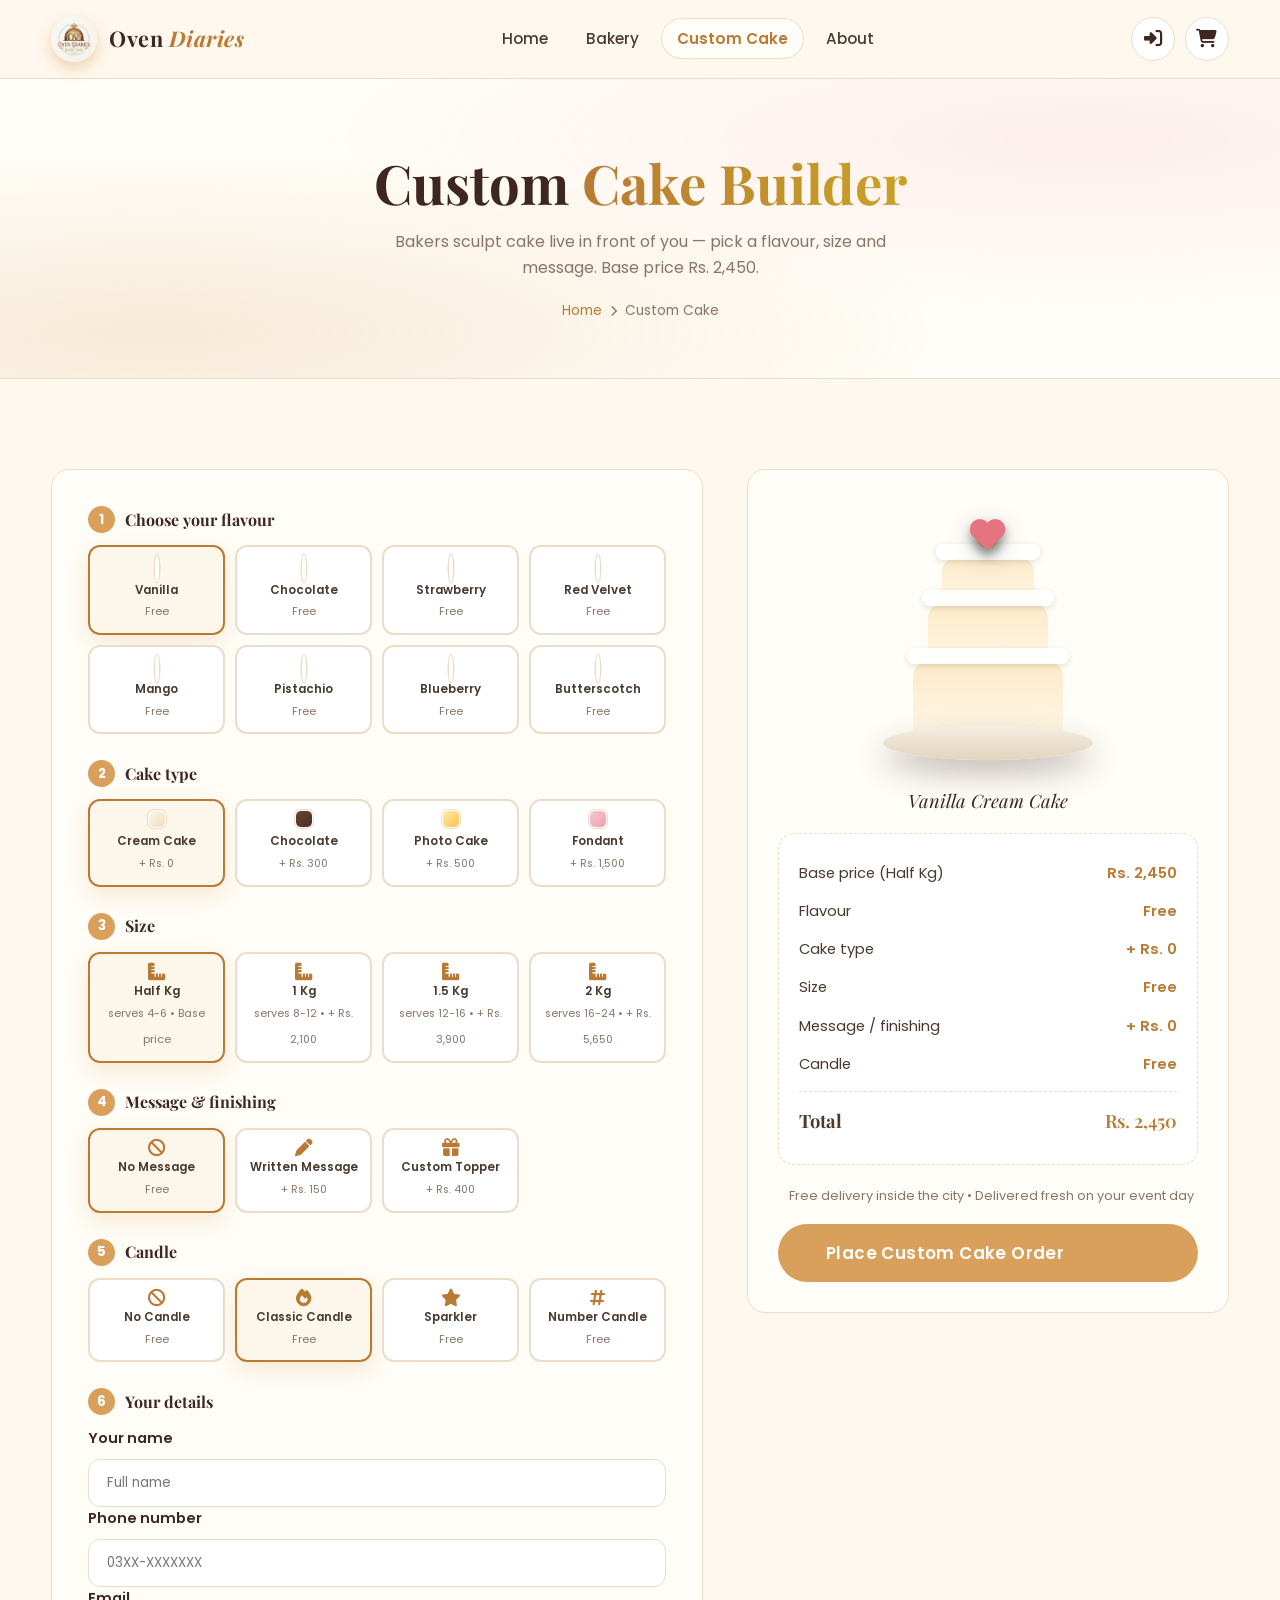
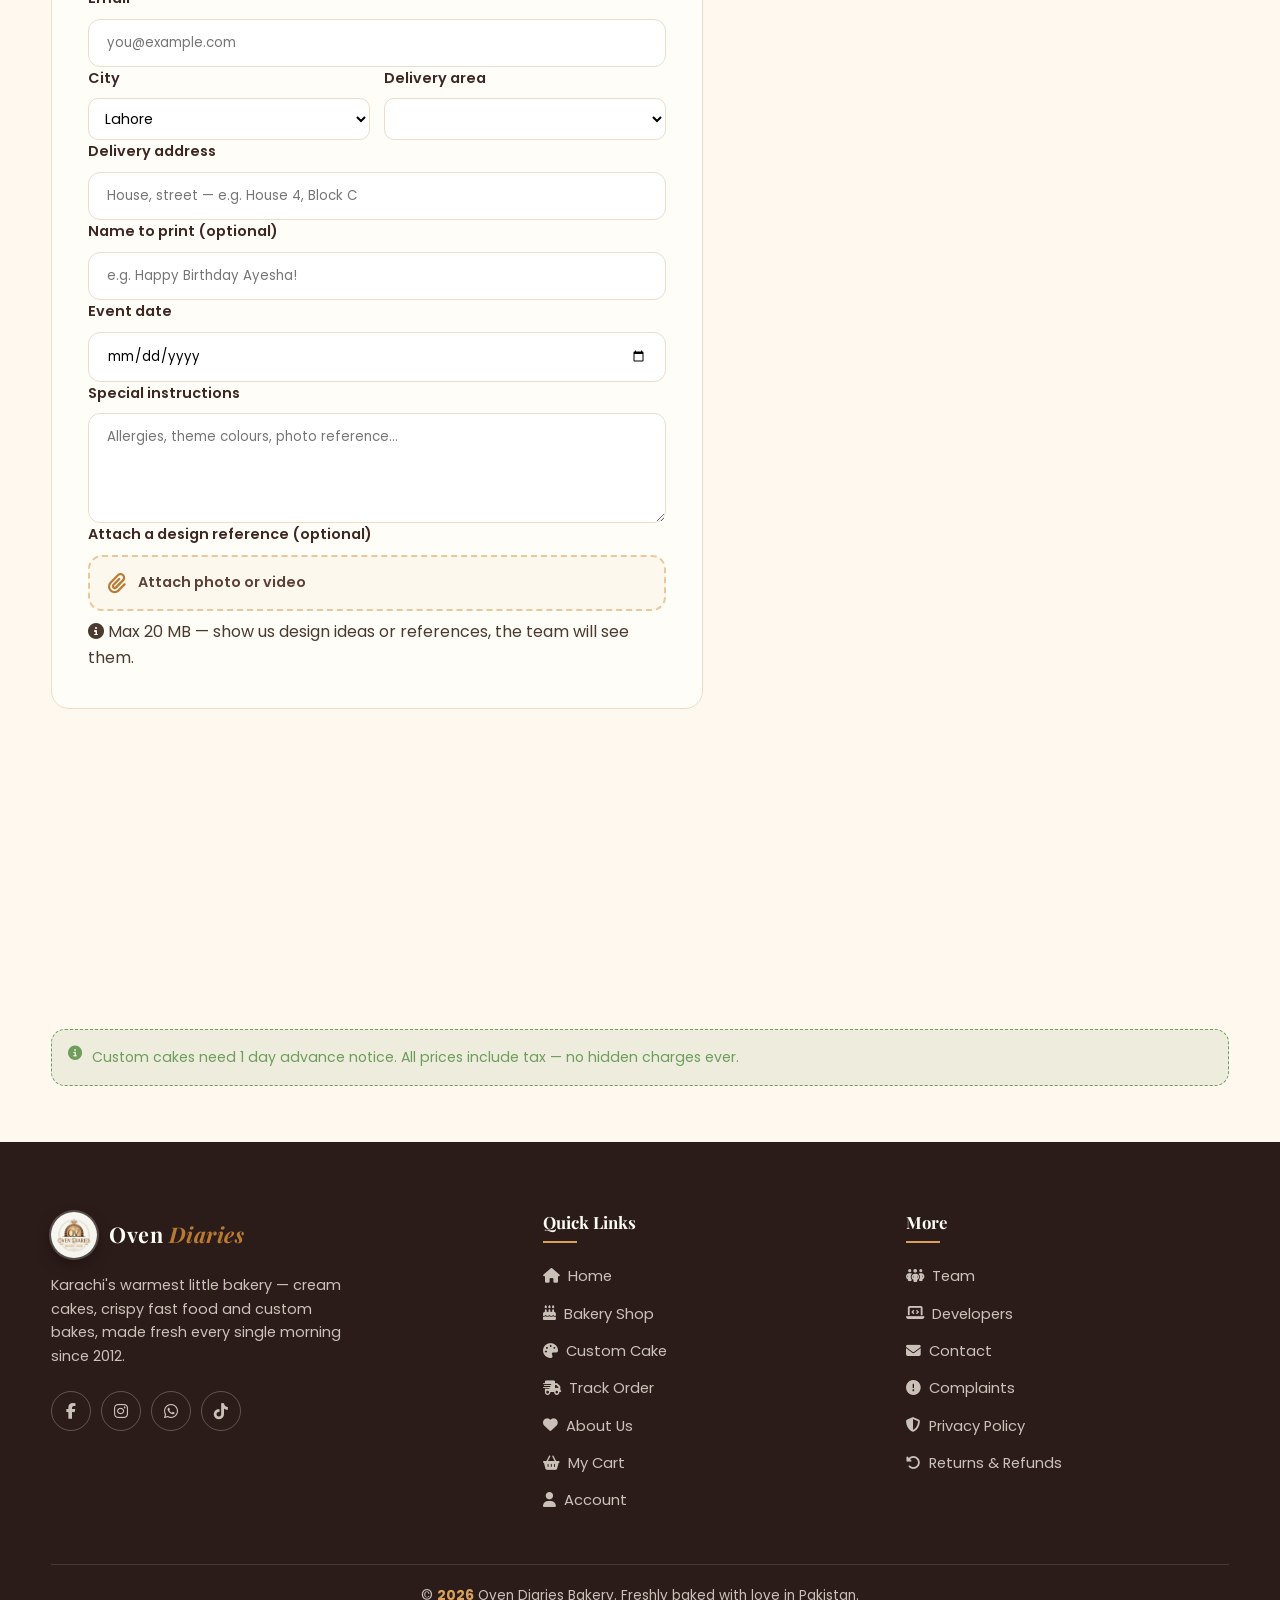
<file: custom-cake.html>
<!DOCTYPE html>
<html lang="en">
<head>
  <meta charset="UTF-8">
  <meta name="viewport" content="width=device-width, initial-scale=1.0">
  <title>Custom Cake — Oven Diaries</title>
  <meta name="description" content="Design your own custom cake — pick flavour, size, colours and message. Prices in PKR.">
  <link rel="preconnect" href="https://fonts.googleapis.com">
  <link href="https://fonts.googleapis.com/css2?family=Playfair+Display:ital,wght@0,500;0,700;1,600&family=Poppins:wght@300;400;500;600;700&display=swap" rel="stylesheet">
  <link rel="stylesheet" href="https://cdnjs.cloudflare.com/ajax/libs/font-awesome/6.5.2/css/all.min.css">
  <link rel="stylesheet" href="css/style.css">
  <link rel="stylesheet" href="css/custom-cake.css">
  <link rel="icon" href="data:image/svg+xml,%3Csvg xmlns='http://www.w3.org/2000/svg' viewBox='0 0 100 100'%3E%3Crect width='100' height='100' rx='24' fill='%23d9a05b'/%3E%3Ctext x='50' y='68' font-size='48' font-family='Georgia' font-weight='bold' fill='white' text-anchor='middle'%3EOD%3C/text%3E%3C/svg%3E">
</head>
<body>

  <header id="site-header"></header>

  <!-- ============ PAGE HERO ============ -->
  <section class="page-hero">
    <div class="container">
      <h1>Custom <span class="accent">Cake Builder</span></h1>
      <p>Bakers sculpt cake live in front of you — pick a flavour, size and message. Base price Rs. 2,450.</p>
      <div class="crumbs" id="crumbs"></div>
    </div>
  </section>

  <!-- ============ BUILDER ============ -->
  <section>
    <div class="container cake-builder">

      <!-- LEFT: form -->
      <form class="builder-form reveal-left" id="builder-form">
        <div class="step-field">
          <h3><span class="num">1</span> Choose your flavour</h3>
          <div class="options" id="flavor-options"></div>
        </div>

        <div class="step-field">
          <h3><span class="num">2</span> Cake type</h3>
          <div class="options" id="base-options"></div>
        </div>

        <div class="step-field">
          <h3><span class="num">3</span> Size</h3>
          <div class="options" id="size-options"></div>
        </div>

        <div class="step-field">
          <h3><span class="num">4</span> Message &amp; finishing</h3>
          <div class="options" id="message-options"></div>
        </div>

        <div class="step-field">
          <h3><span class="num">5</span> Candle</h3>
          <div class="options" id="candle-options"></div>
        </div>

        <div class="step-field">
          <h3><span class="num">6</span> Your details</h3>
          <div class="field">
            <label for="cust-name">Your name</label>
            <input id="cust-name" placeholder="Full name" maxlength="60">
          </div>
          <div class="field">
            <label for="cust-phone">Phone number</label>
            <input id="cust-phone" placeholder="03XX-XXXXXXX" maxlength="20">
          </div>
          <div class="field">
            <label for="cust-email">Email</label>
            <input id="cust-email" type="email" placeholder="you@example.com">
          </div>
<div class="combo-row">
            <div class="field">
              <label for="cc-city">City</label>
              <select id="cc-city"></select>
            </div>
            <div class="field">
              <label for="cc-area">Delivery area</label>
              <select id="cc-area"></select>
            </div>
          </div>
          <div class="field">
            <label for="cc-addr">Delivery address</label>
            <input id="cc-addr" placeholder="House, street — e.g. House 4, Block C" maxlength="120">
          </div>
          <div class="field">
            <label for="cake-name">Name to print (optional)</label>
            <input id="cake-name" placeholder="e.g. Happy Birthday Ayesha!" maxlength="30">
          </div>
          <div class="field">
            <label for="cake-date">Event date</label>
            <input id="cake-date" type="date" min="2026-08-15">
          </div>
<div class="field">
            <label for="cake-notes">Special instructions</label>
            <textarea id="cake-notes" placeholder="Allergies, theme colours, photo reference..."></textarea>
          </div>
          <div class="field">
            <label>Attach a design reference (optional)</label>
            <label class="comp-file" id="cc-file-btn" for="cc-file-input">
              <input type="file" id="cc-file-input" accept="image/*,video/*" hidden>
              <i class="fa-solid fa-paperclip"></i>
              <span id="cc-file-label">Attach photo or video</span>
              <small id="cc-file-name" style="display:none"></small>
            </label>
            <p class="cc-file-hint"><i class="fa-solid fa-circle-info"></i> Max 20 MB — show us design ideas or references, the team will see them.</p>
          </div>
        </div>
      </form>

      <!-- RIGHT: live preview -->
      <aside class="preview-pane reveal-right">
        <div class="cake-visual">
          <div class="cake-layer layer-3" id="layer3"></div>
          <div class="cake-frost frost-3" id="frost-3"></div>
          <div class="cake-layer layer-2" id="layer2"></div>
          <div class="cake-frost frost-2" id="frost-2"></div>
          <div class="cake-layer layer-1" id="layer1"></div>
          <div class="cake-frost frost-1" id="frost-1"></div>
          <span id="cake-candle" style="display:none" class="cake-candle"><i class="fa-solid fa-fire"></i></span>
          <span id="cake-cherry" class="cake-cherry"><i class="fa-solid fa-heart"></i></span>
          <div class="plate"></div>
        </div>
        <div id="cake-message" style="font-family:var(--font-head);color:var(--choco);font-size:1.15rem;min-height:30px;margin-bottom:16px;font-style:italic"></div>

        <div class="order-summary">
          <div class="row"><span>Base price (Half Kg)</span><span id="sum-base">Rs. 2,450</span></div>
          <div class="row"><span>Flavour</span><span id="sum-flavour">Free</span></div>
          <div class="row"><span>Cake type</span><span id="sum-add">+ Rs. 0</span></div>
          <div class="row"><span>Size</span><span id="sum-size">Free</span></div>
          <div class="row"><span>Message / finishing</span><span id="sum-extra">+ Rs. 0</span></div>
          <div class="row"><span>Candle</span><span id="sum-candle">Free</span></div>
          <div class="row total"><span>Total</span><span id="sum-total">Rs. 2,450</span></div>
        </div>

        <p class="delivery-note"><i class="fa-solid fa-moped"></i> Free delivery inside the city • Delivered fresh on your event day</p>
        <button class="btn btn-primary btn-lg" style="width:100%" id="add-custom">
          <i class="fa-solid fa-moped"></i> Place Custom Cake Order
        </button>
      </aside>
    </div>
  </section>

  <!-- ============ SUCCESS ============ -->
  <section>
    <div class="container">
      <div class="order-success" id="order-success" style="display:none">
        <div class="s-icon"><i class="fa-solid fa-cake-candles"></i></div>
        <h2>Great news — order received!</h2>
        <p>Thanks for choosing us, our team will contact you for further details.</p>
        <span class="s-id" id="order-success-id">Order #OD-0000</span>
        <div class="s-actions">
          <a href="index.html" class="btn btn-primary btn-lg"><i class="fa-solid fa-house"></i> Back to Home</a>
          <button class="btn btn-outline" id="new-cake-btn"><i class="fa-solid fa-cake-candles"></i> Design Another Cake</button>
        </div>
</div>
    </div>
  </section>

  <section class="container" style="padding-bottom:56px;margin-top:-40px">
    <div class="credit-note"><i class="fa-solid fa-circle-info"></i> <span>Custom cakes need 1 day advance notice. All prices include tax — no hidden charges ever.</span></div>
  </section>

  <footer id="site-footer"></footer>

  <script src="js/data.js"></script>
  <script src="js/auth.js"></script>
  <script src="js/app.js"></script>
  <script src="js/nav.js"></script>
  <script src="js/footer.js"></script>
  <script src="js/custom-cake.js"></script>
</body>
</html>
</file>
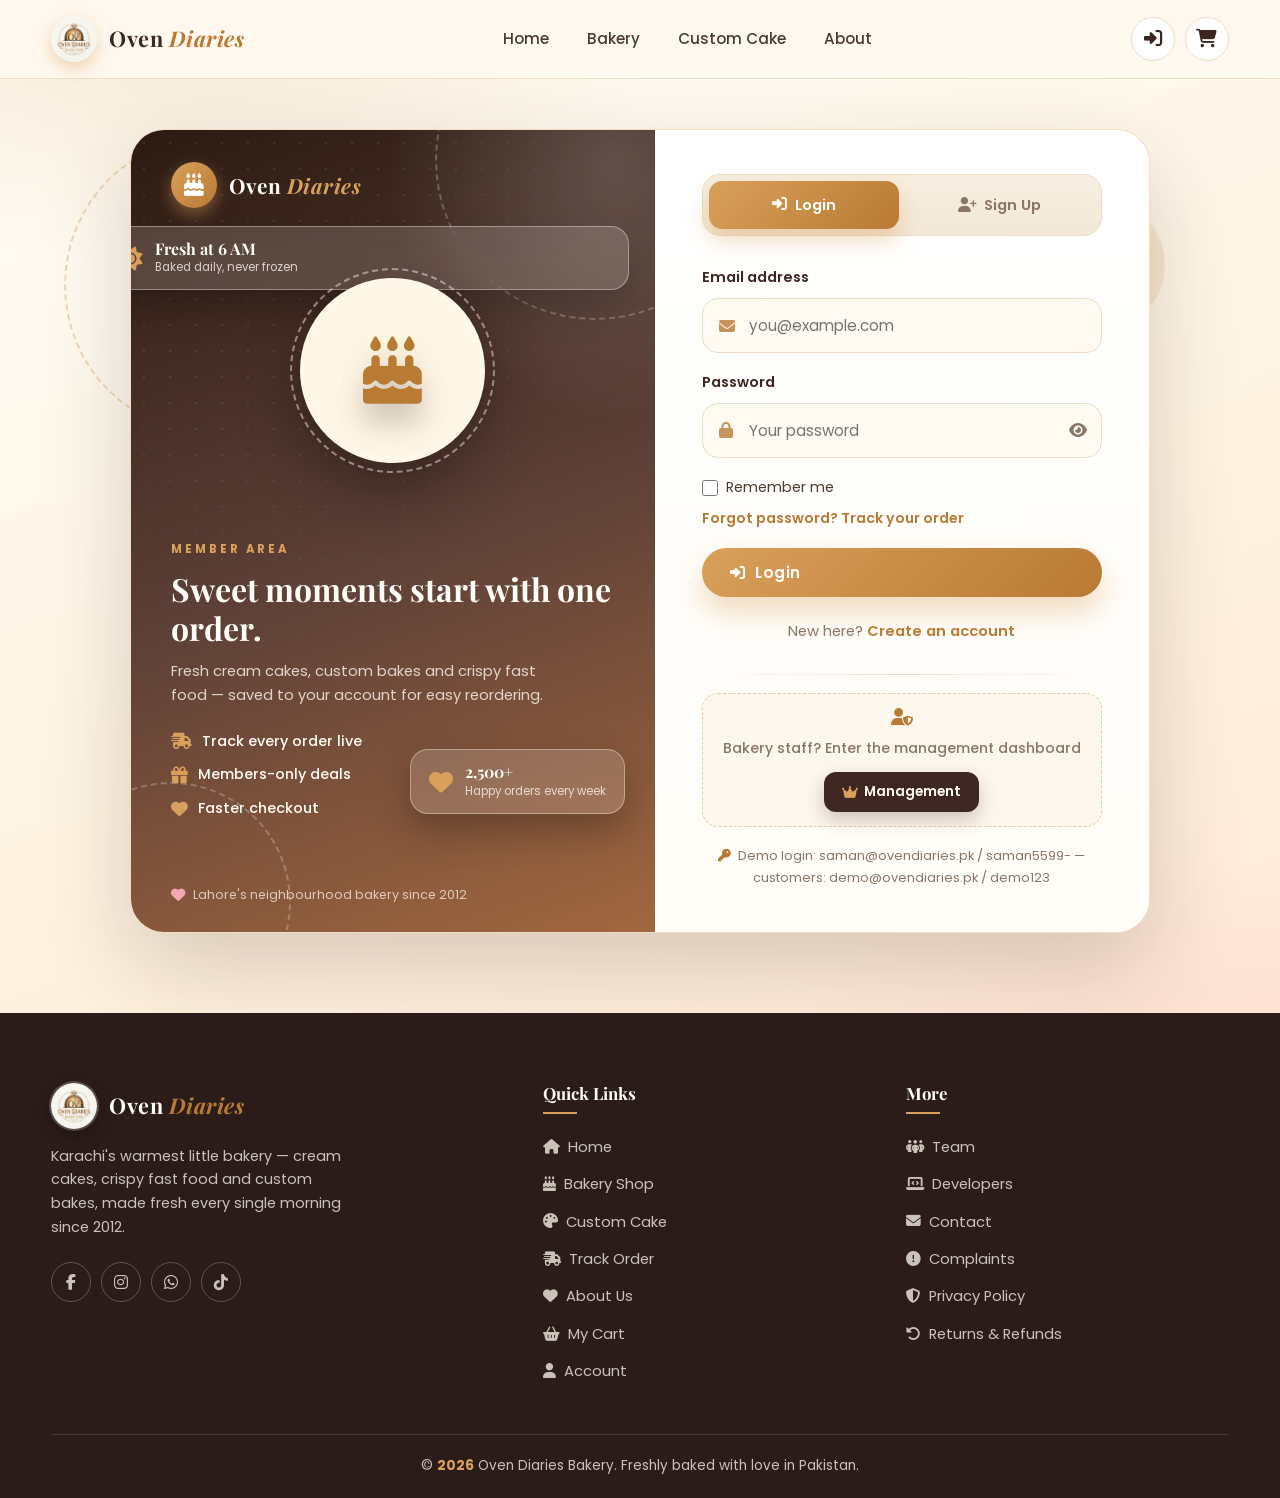
<file: login.html>
<!DOCTYPE html>
<html lang="en">
<head>
  <meta charset="UTF-8">
  <meta name="viewport" content="width=device-width, initial-scale=1.0">
  <title>Login / Sign up — Oven Diaries</title>
  <meta name="description" content="Login or create your Oven Diaries account — or jump straight into the bakery management dashboard.">
  <link rel="preconnect" href="https://fonts.googleapis.com">
  <link href="https://fonts.googleapis.com/css2?family=Playfair+Display:ital,wght@0,500;0,700;1,600&family=Poppins:wght@300;400;500;600;700&display=swap" rel="stylesheet">
  <link rel="stylesheet" href="https://cdnjs.cloudflare.com/ajax/libs/font-awesome/6.5.2/css/all.min.css">
  <link rel="stylesheet" href="css/style.css">
  <link rel="stylesheet" href="css/login.css">
  <link rel="icon" href="data:image/svg+xml,%3Csvg xmlns='http://www.w3.org/2000/svg' viewBox='0 0 100 100'%3E%3Crect width='100' height='100' rx='24' fill='%23d9a05b'/%3E%3Ctext x='50' y='68' font-size='48' font-family='Georgia' font-weight='bold' fill='white' text-anchor='middle'%3EOD%3C/text%3E%3C/svg%3E">
</head>
<body>

  <header id="site-header"></header>

  <div class="auth-wrap">
    <div class="auth-shape sh-1"></div>
    <div class="auth-shape sh-2"></div>
    <div class="auth-shape sh-3"></div>

    <div class="auth-shell">
      <div class="auth-visual">
        <div class="auth-blob blob-a"></div>
        <div class="auth-blob blob-b"></div>
        <a href="index.html" class="logo auth-logo" aria-label="Oven Diaries home">
          <span class="logo-icon"><i class="fa-solid fa-cake-candles"></i></span>
          <span class="logo-text">Oven <span>Diaries</span></span>
        </a>

        <div class="auth-float-img" aria-hidden="true">
          <div class="img-ring"></div>
          <i class="fa-solid fa-cake-candles"></i>
        </div>

        <div class="auth-visual-mid">
          <span class="auth-eyebrow">Member Area</span>
          <h2>Sweet moments start with one order.</h2>
          <p>Fresh cream cakes, custom bakes and crispy fast food — saved to your account for easy reordering.</p>
          <ul class="auth-perks">
            <li><i class="fa-solid fa-truck-fast"></i> Track every order live</li>
            <li><i class="fa-solid fa-gift"></i> Members-only deals</li>
            <li><i class="fa-solid fa-heart"></i> Faster checkout</li>
          </ul>
        </div>

        <div class="auth-badge badge-1"><i class="fa-solid fa-sun"></i><div><b>Fresh at 6 AM</b><span>Baked daily, never frozen</span></div></div>
        <div class="auth-badge badge-2"><i class="fa-solid fa-heart"></i><div><b>2,500+</b><span>Happy orders every week</span></div></div>
        <div class="auth-note"><i class="fa-solid fa-heart"></i> Lahore's neighbourhood bakery since 2012</div>
      </div>

      <div class="auth-card">
        <div class="auth-box">
          <div class="auth-tabs" id="auth-tabs">
            <button class="tab active" data-tab="login" type="button"><i class="fa-solid fa-right-to-bracket"></i> Login</button>
            <button class="tab" data-tab="signup" type="button"><i class="fa-solid fa-user-plus"></i> Sign Up</button>
          </div>

          <div id="auth-views">
            <div id="view-login">
              <form class="auth-form" id="login-form" novalidate>
                <div class="field">
                  <label>Email address</label>
                  <div class="input-wrap">
                    <i class="fa-solid fa-envelope input-icon"></i>
                    <input type="email" id="login-email" placeholder="you@example.com" maxlength="80">
                  </div>
                </div>
                <div class="field">
                  <label>Password</label>
                  <div class="input-wrap">
                    <i class="fa-solid fa-lock input-icon"></i>
                    <input type="password" id="login-pass" placeholder="Your password" maxlength="40">
                    <button class="password-toggle" type="button" data-eye="login-pass" aria-label="Show password"><i class="fa-solid fa-eye"></i></button>
                  </div>
                </div>
                <div class="form-row">
                  <label><input type="checkbox" class="remember" id="login-remember"> Remember me</label>
                  <a href="track-order.html" class="link-accent">Forgot password? Track your order</a>
                </div>
                <button class="btn btn-primary" type="submit"><i class="fa-solid fa-right-to-bracket"></i> Login</button>
              </form>
              <p class="switch-note">New here? <a href="#" class="link-accent" data-switch="signup">Create an account</a></p>
            </div>

            <div id="view-signup" style="display:none">
              <form class="auth-form" id="signup-form" novalidate>
                <div class="field">
                  <label>Full name</label>
                  <div class="input-wrap">
                    <i class="fa-solid fa-user input-icon"></i>
                    <input type="text" id="signup-name" placeholder="Your name" maxlength="60">
                  </div>
                </div>
                <div class="field">
                  <label>Email address</label>
                  <div class="input-wrap">
                    <i class="fa-solid fa-envelope input-icon"></i>
                    <input type="email" id="signup-email" placeholder="you@example.com" maxlength="80">
                  </div>
                </div>
                <div class="field">
                  <label>Password</label>
                  <div class="input-wrap">
                    <i class="fa-solid fa-lock input-icon"></i>
                    <input type="password" id="signup-pass" placeholder="At least 6 characters" maxlength="40">
                    <button class="password-toggle" type="button" data-eye="signup-pass" aria-label="Show password"><i class="fa-solid fa-eye"></i></button>
                  </div>
                </div>
                <button class="btn btn-primary" type="submit"><i class="fa-solid fa-user-plus"></i> Create Account</button>
              </form>
              <p class="switch-note">Already have an account? <a href="#" class="link-accent" data-switch="login">Log in</a></p>
            </div>
          </div>

          <div id="view-welcome" style="display:none">
            <div class="order-success comp-card">
              <div class="ok-icon"><i class="fa-solid fa-cake-candles"></i></div>
              <h3>Welcome, <span id="welcome-name">—</span>!</h3>
              <p id="welcome-msg">Logged in successfully.</p>
              <a class="btn btn-primary" id="welcome-continue" href="index.html"><i class="fa-solid fa-arrow-right"></i> Continue Shopping</a>
            </div>
          </div>

          <div class="auth-admin">
            <span class="line"></span>
            <div class="admin-in">
              <i class="fa-solid fa-user-shield"></i>
              <span>Bakery staff? Enter the management dashboard</span>
              <div class="admin-fields" id="admin-fields" style="display:none">
                <input type="email" id="admin-email" placeholder="Admin email" maxlength="80" autocomplete="username">
                <div class="input-wrap">
                  <input type="password" id="admin-pass" placeholder="Password" maxlength="40" autocomplete="current-password">
                  <button class="password-toggle" type="button" data-eye="admin-pass" aria-label="Show password"><i class="fa-solid fa-eye"></i></button>
                </div>
              </div>
              <button class="admin-link" id="admin-enter" type="button"><i class="fa-solid fa-crown"></i> Management</button>
            </div>
          </div>

          <p class="demo-note"><i class="fa-solid fa-key"></i> Demo login: saman@ovendiaries.pk / saman5599- — customers: demo@ovendiaries.pk / demo123</p>
        </div>
      </div>
    </div>
  </div>

  <footer id="site-footer"></footer>

  <script src="js/data.js"></script>
  <script src="js/auth.js"></script>
  <script src="js/app.js"></script>
  <script src="js/nav.js"></script>
  <script src="js/footer.js"></script>
  <script src="js/login.js"></script>
</body>
</html>
</file>
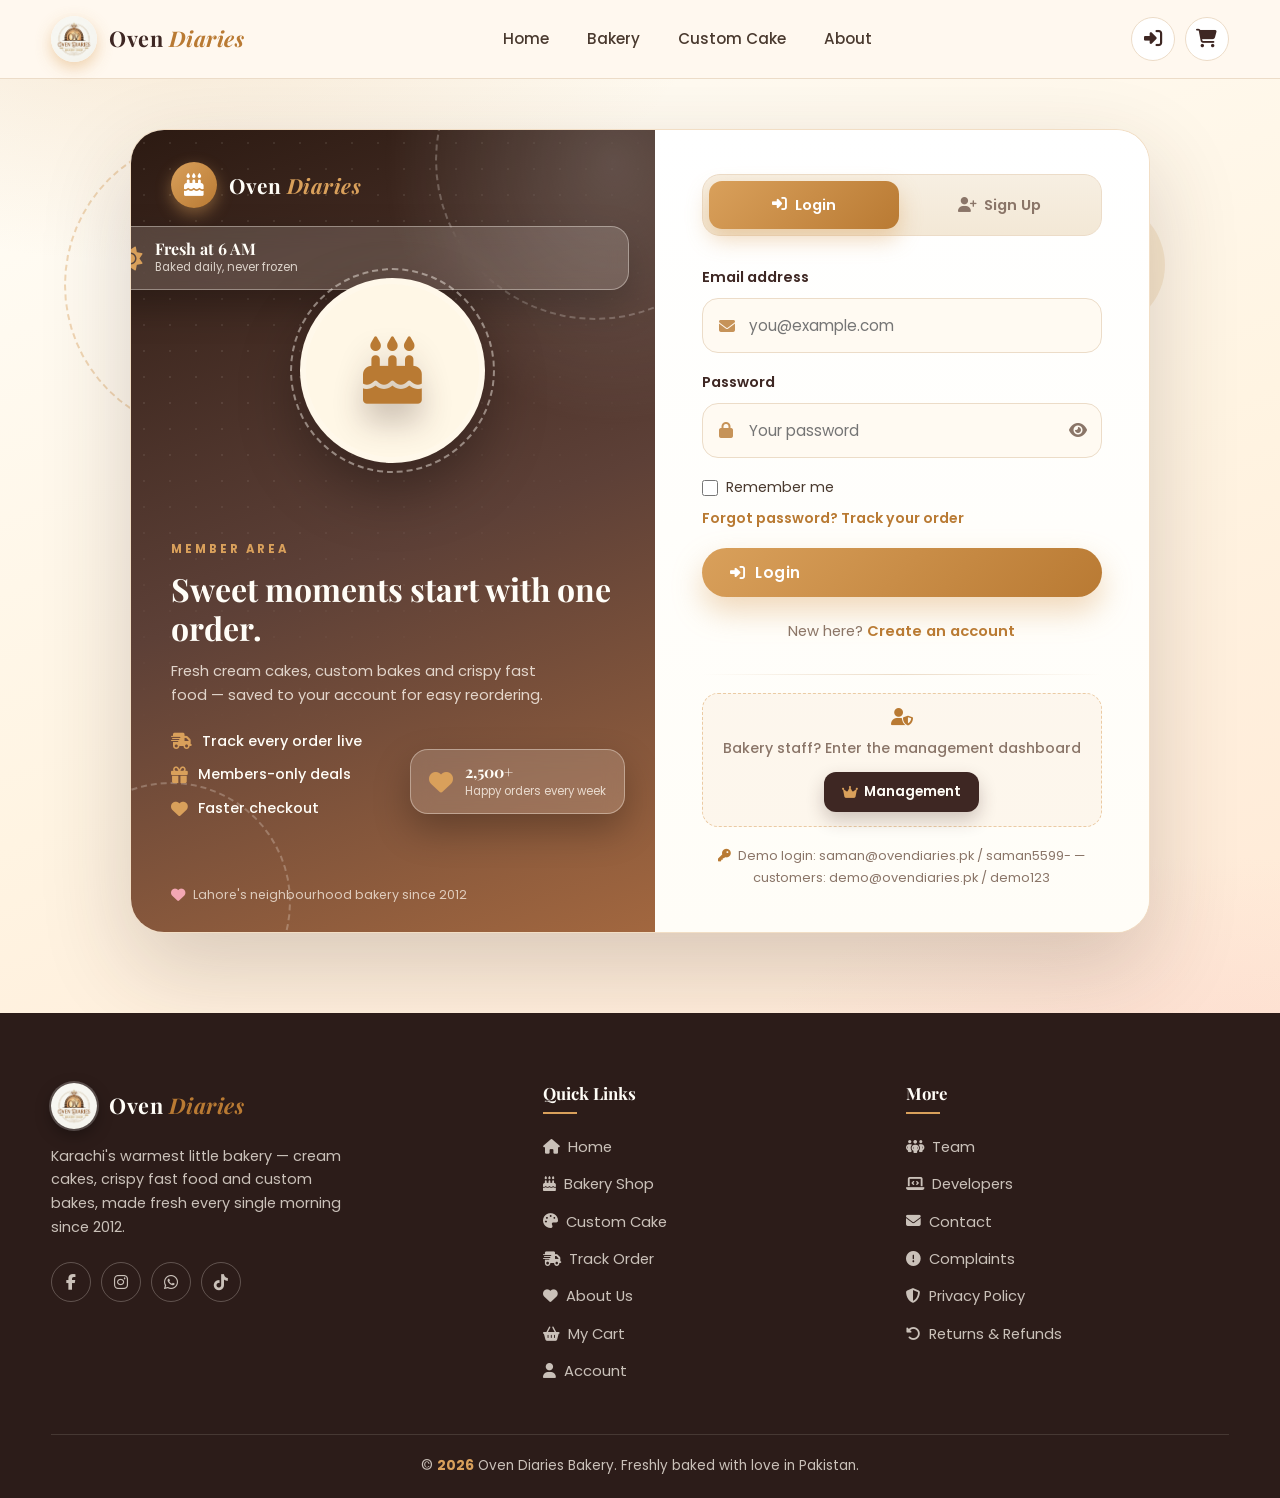
<file: profile.html>
<!DOCTYPE html>
<html lang="en">
<head>
  <meta charset="UTF-8">
  <meta name="viewport" content="width=device-width, initial-scale=1.0">
  <title>My Profile — Oven Diaries</title>
  <meta name="description" content="Your Oven Diaries account — personal details, delivery address and order history.">
  <link rel="preconnect" href="https://fonts.googleapis.com">
  <link href="https://fonts.googleapis.com/css2?family=Playfair+Display:ital,wght@0,500;0,700;1,600&family=Poppins:wght@300;400;500;600;700&display=swap" rel="stylesheet">
  <link rel="stylesheet" href="https://cdnjs.cloudflare.com/ajax/libs/font-awesome/6.5.2/css/all.min.css">
  <link rel="stylesheet" href="css/style.css">
  <link rel="stylesheet" href="css/profile.css">
  <link rel="icon" href="data:image/svg+xml,%3Csvg xmlns='http://www.w3.org/2000/svg' viewBox='0 0 100 100'%3E%3Crect width='100' height='100' rx='24' fill='%23d9a05b'/%3E%3Ctext x='50' y='68' font-size='48' font-family='Georgia' font-weight='bold' fill='white' text-anchor='middle'%3EOD%3C/text%3E%3C/svg%3E">
</head>
<body>

  <header id="site-header"></header>

  <section class="profile-sec">
    <div class="container">
      <div class="profile-layout">
        <aside class="up-card">
          <div class="up-avatar" id="up-avatar">A</div>
          <span class="status-pill delivered" id="up-role"><i class="fa-solid fa-user-check"></i> CUSTOMER</span>
          <h3 id="up-name">—</h3>
          <p class="up-mail" id="up-mail">—</p>
          <div class="up-meta">
            <span><i class="fa-solid fa-calendar-check"></i> Member since <b id="up-since">2026</b></span>
            <span><i class="fa-solid fa-key"></i> Signed in <b>Today</b></span>
          </div>
          <button class="btn btn-outline" id="up-logout"><i class="fa-solid fa-right-from-bracket"></i> Logout</button>
        </aside>

        <div class="profile-main">

          <!-- PERSONAL DETAILS -->
          <div class="up-section" id="sec-personal">
            <div class="up-head">
              <h2><i class="fa-solid fa-id-card"></i> Personal Details</h2>
              <button class="mini-btn primary" id="pd-edit"><i class="fa-solid fa-pen"></i> Edit</button>
              <button class="mini-btn" id="pd-cancel" style="display:none"><i class="fa-solid fa-xmark"></i> Cancel</button>
            </div>
            <div class="up-rows" id="pd-view">
              <div class="up-row"><span>Full name</span><b id="pd-name">—</b></div>
              <div class="up-row"><span>Email address</span><b id="pd-mail">—</b></div>
              <div class="up-row"><span>Phone</span><b id="pd-phone">—</b></div>
            </div>
            <form class="up-form" id="pd-form" style="display:none" novalidate>
              <div class="field"><label>Full name *</label><input id="pd-name-input" maxlength="60"></div>
              <div class="field"><label>Email address *</label><input id="pd-mail-input" type="email" maxlength="80"></div>
              <div class="field"><label>Phone</label><input id="pd-phone-input" maxlength="20" placeholder="0300-1234567"></div>
              <div class="field"><label>Password *</label><input id="pd-pass-input" maxlength="40"></div>
              <div class="actions" style="grid-column:1/-1;display:flex;gap:12px">
                <button class="btn btn-primary" type="submit"><i class="fa-solid fa-floppy-disk"></i> Save Details</button>
              </div>
            </form>
            <p class="up-note" id="pd-note" style="display:none"><i class="fa-solid fa-circle-check"></i> Details saved — keep your password strong!</p>
          </div>

          <!-- ADDRESS -->
          <div class="up-section" id="sec-address">
            <div class="up-head">
              <h2><i class="fa-solid fa-location-dot"></i> Address</h2>
            </div>
<form class="up-form" id="addr-form" novalidate>
              <div class="field"><label>City</label><select id="addr-city"></select></div>
              <div class="field"><label>Delivery area</label><select id="addr-area"></select></div>
              <div class="field"><label>Street address</label><input id="addr-street" maxlength="120" placeholder="House, street, block — e.g. House 4, Block C"></div>
              <div class="actions" style="grid-column:1/-1;display:flex;gap:12px">
                <button class="btn btn-primary" type="submit"><i class="fa-solid fa-map-pin"></i> Save Address</button>
              </div>
            </form>
            <p class="up-note" id="addr-note" style="display:none"><i class="fa-solid fa-circle-check"></i> Delivery address saved.</p>
          </div>

          <!-- ORDERS -->
          <div class="up-section" id="sec-orders">
            <div class="up-head">
              <h2><i class="fa-solid fa-receipt"></i> My Orders</h2>
            </div>
            <div class="order-tabs">
              <button class="ord-tab active" data-tab="complete"><i class="fa-solid fa-circle-check"></i> Complete <span class="ord-cnt" id="cnt-complete">0</span></button>
              <button class="ord-tab" data-tab="pending"><i class="fa-solid fa-clock"></i> Pending <span class="ord-cnt" id="cnt-pending">0</span></button>
              <button class="ord-tab" data-tab="canceled"><i class="fa-solid fa-ban"></i> Canceled <span class="ord-cnt" id="cnt-canceled">0</span></button>
            </div>
            <div id="orders-list"></div>
          </div>

        </div>
      </div>
    </div>
  </section>

  <footer id="site-footer"></footer>

  <script src="js/data.js"></script>
  <script src="js/auth.js"></script>
  <script src="js/app.js"></script>
  <script src="js/nav.js"></script>
  <script src="js/footer.js"></script>
  <script src="js/profile.js"></script>
</body>
</html>
</file>
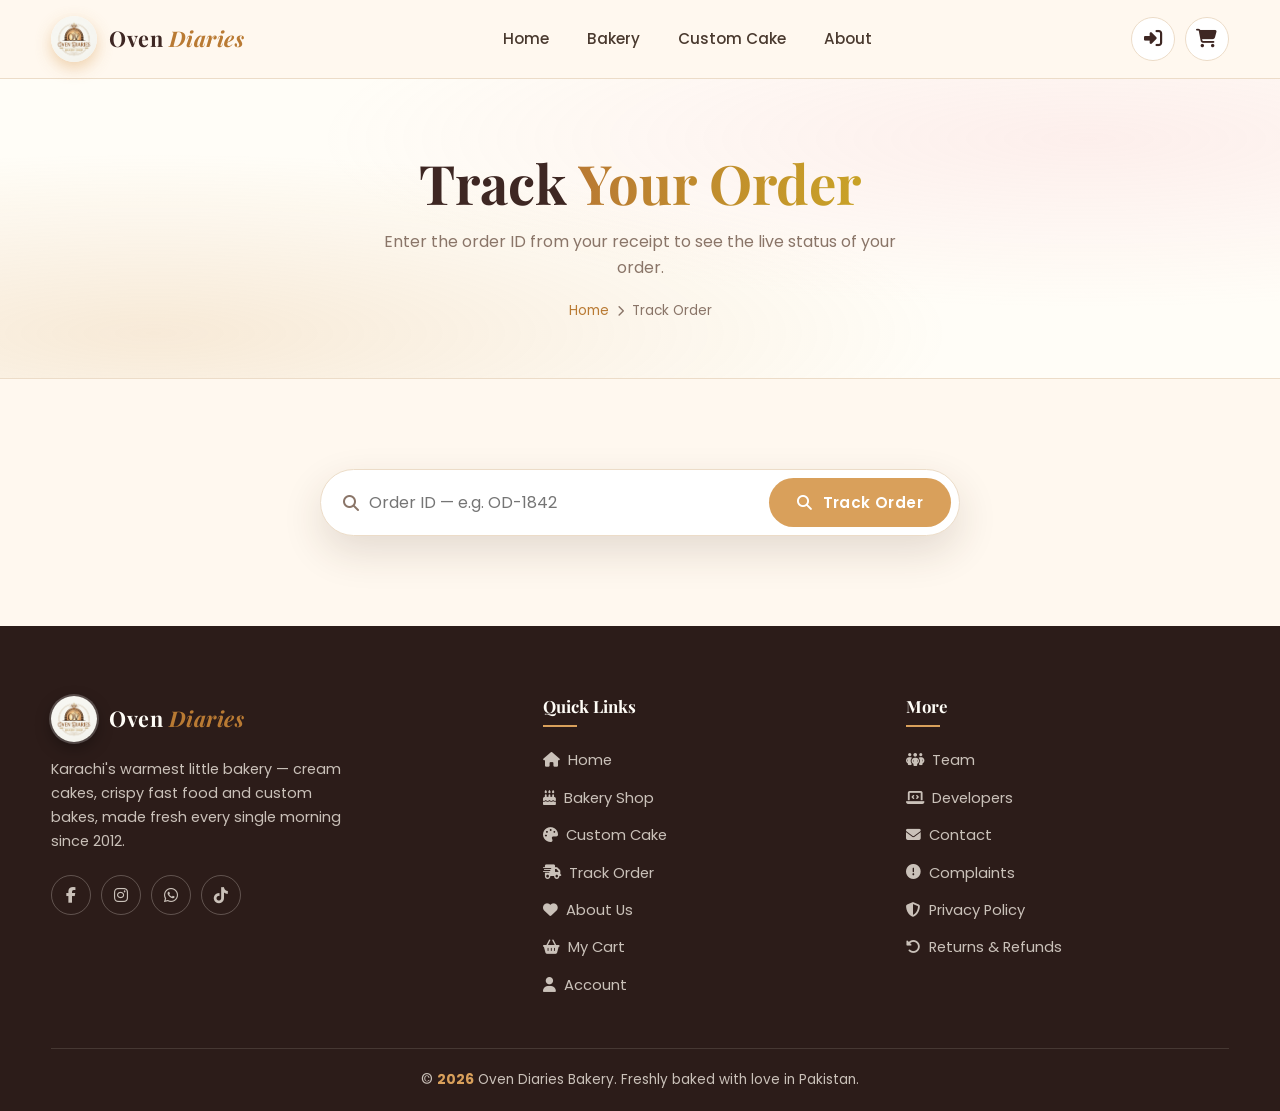
<file: track-order.html>
<!DOCTYPE html>
<html lang="en">
<head>
  <meta charset="UTF-8">
  <meta name="viewport" content="width=device-width, initial-scale=1.0">
  <title>Track Order — Oven Diaries</title>
  <meta name="description" content="Track your Oven Diaries order by order ID and leave a review once it has been delivered.">
  <link rel="preconnect" href="https://fonts.googleapis.com">
  <link href="https://fonts.googleapis.com/css2?family=Playfair+Display:ital,wght@0,500;0,700;1,600&family=Poppins:wght@300;400;500;600;700&display=swap" rel="stylesheet">
  <link rel="stylesheet" href="https://cdnjs.cloudflare.com/ajax/libs/font-awesome/6.5.2/css/all.min.css">
  <link rel="stylesheet" href="css/style.css">
  <link rel="stylesheet" href="css/track-order.css">
  <link rel="icon" href="data:image/svg+xml,%3Csvg xmlns='http://www.w3.org/2000/svg' viewBox='0 0 100 100'%3E%3Crect width='100' height='100' rx='24' fill='%23d9a05b'/%3E%3Ctext x='50' y='68' font-size='48' font-family='Georgia' font-weight='bold' fill='white' text-anchor='middle'%3EOD%3C/text%3E%3C/svg%3E">
</head>
<body>

  <header id="site-header"></header>

  <!-- ============ PAGE HERO ============ -->
  <section class="page-hero">
    <div class="container">
      <h1>Track <span class="accent">Your Order</span></h1>
      <p>Enter the order ID from your receipt to see the live status of your order.</p>
      <div class="crumbs" id="crumbs"></div>
    </div>
  </section>

  <!-- ============ TRACKING ============ -->
  <section>
    <div class="container">
      <div class="track-box">
        <div class="track-search">
          <i class="fa-solid fa-magnifying-glass" style="color:var(--text-light)"></i>
          <input id="track-input" placeholder="Order ID — e.g. OD-1842" maxlength="20" aria-label="Order ID">
          <button class="btn btn-primary" id="track-btn"><i class="fa-solid fa-magnifying-glass"></i> Track Order</button>
        </div>
      </div>

      <div id="track-result" style="display:none"></div>
    </div>
  </section>

  <!-- ============ REVIEWS (visible when the order is delivered) ============ -->
  <section id="review-section" class="review-section" style="display:none">
    <div class="container">
      <div class="section-head">
        <span class="eyebrow">Reviews</span>
        <h2>Rate your <span class="accent">experience</span></h2>
        <p>Order <b id="review-order" style="color:var(--caramel-dark)">—</b> has been delivered — tell us how it went!</p>
      </div>

      <div class="review-card">
        <form id="review-form">
          <div class="field"><label>Your name *</label><input id="rev-name" maxlength="60" placeholder="Full name"></div>
          <div class="field">
            <label>Your rating *</label>
            <div class="star-pick" id="star-pick"></div>
          </div>
          <div class="field"><label>Your review</label><textarea id="rev-text" rows="4" placeholder="How was the cake? The delivery? Our team?"></textarea></div>
          <div>
            <button class="btn btn-primary" type="submit"><i class="fa-solid fa-paper-plane"></i> Submit Review</button>
          </div>
        </form>
      </div>

      <h3 style="margin:44px 0 14px;color:var(--choco)">Customer reviews <span class="rev-count" id="review-count">0</span></h3>
      <div class="review-list" id="reviews-body"></div>
    </div>
  </section>

  <footer id="site-footer"></footer>

  <script src="js/data.js"></script>
  <script src="js/auth.js"></script>
  <script src="js/app.js"></script>
  <script src="js/nav.js"></script>
  <script src="js/footer.js"></script>
  <script src="js/track-order.js"></script>
</body>
</html>
</file>
<file: css/style.css>
/* ============================================
   Oven Diaries - shared core (all pages) styles
   (split from css/style.css)
   ============================================ */

:root {
  --cream: #fff8ef;
  --cream-2: #fffdf7;
  --choco: #3e2723;
  --choco-2: #5d4037;
  --caramel: #d9a05b;
  --caramel-dark: #b97a33;
  --pink: #f2a7b3;
  --pink-dark: #e57380;
  --gold: #c9a227;
  --green: #6e9d5c;
  --red: #d94f4f;
  --text: #4a3a2f;
  --text-light: #8a7568;
  --border: #ecdcc8;
  --shadow: 0 10px 30px rgba(62, 39, 35, 0.08);
  --shadow-lg: 0 22px 55px rgba(62, 39, 35, 0.16);
  --radius: 18px;
  --font-head: 'Playfair Display', Georgia, serif;
  --font-body: 'Poppins', 'Segoe UI', sans-serif;
}

* {
  margin: 0;
  padding: 0;
  box-sizing: border-box;
}

html {
  scroll-behavior: smooth;
}

body {
  font-family: var(--font-body);
  background: var(--cream);
  color: var(--text);
  overflow-x: hidden;
  line-height: 1.65;
}

img {
  max-width: 100%;
  display: block;
}

a {
  text-decoration: none;
  color: inherit;
}

button {
  font-family: inherit;
  cursor: pointer;
  border: none;
  background: none;
}

input,
select,
textarea {
  font-family: inherit;
}

h1,
h2,
h3,
h4 {
  font-family: var(--font-head);
  color: var(--choco);
  line-height: 1.25;
}

.container {
  width: min(1200px, 92%);
  margin: 0 auto;
}

/* ============ SCROLLBAR ============ */
::-webkit-scrollbar {
  width: 10px;
}

::-webkit-scrollbar-track {
  background: var(--cream-2);
}

::-webkit-scrollbar-thumb {
  background: var(--caramel);
  border-radius: 99px;
}

::-webkit-scrollbar-thumb:hover {
  background: var(--caramel-dark);
}

/* ============ BUTTONS ============ */
.btn {
  display: inline-flex;
  align-items: center;
  gap: 10px;
  padding: 13px 28px;
  border-radius: 99px;
  font-weight: 600;
  font-size: 0.95rem;
  letter-spacing: 0.4px;
  transition: transform 0.3s ease, box-shadow 0.3s ease, background 0.3s ease;
  position: relative;
  overflow: hidden;
}

.btn::after {
  content: '';
  position: absolute;
  inset: 0;
  background: rgba(255, 255, 255, 0.25);
  transform: translateX(-110%) skewX(-18deg);
  transition: transform 0.55s ease;
}

.btn:hover::after {
  transform: translateX(110%) skewX(-18deg);
}

.btn:hover {
  transform: translateY(-3px);
  box-shadow: var(--shadow-lg);
}

.btn:active {
  transform: translateY(-1px);
}

.btn-primary {
  background: var(--caramel);
  color: #fff;
}

.btn-primary:hover {
  background: var(--caramel-dark);
}

.btn-dark {
  background: var(--choco);
  color: var(--cream-2);
}

.btn-dark:hover {
  background: #2f1d1a;
}

.btn-outline {
  border: 2px solid var(--caramel);
  color: var(--caramel-dark);
  background: transparent;
}

.btn-outline:hover {
  background: var(--caramel);
  color: #fff;
}

.btn-light {
  background: #fff;
  color: var(--choco);
}

.btn-lg {
  padding: 16px 38px;
  font-size: 1.05rem;
}

.btn-sm {
  padding: 9px 18px;
  font-size: 0.85rem;
}

/* ============ ANIMATIONS ============ */
@keyframes fadeUp {
  from {
    opacity: 0;
    transform: translateY(38px);
  }

  to {
    opacity: 1;
    transform: translateY(0);
  }
}

@keyframes fadeIn {
  from {
    opacity: 0;
  }

  to {
    opacity: 1;
  }
}

@keyframes zoomIn {
  from {
    opacity: 0;
    transform: scale(0.85);
  }

  to {
    opacity: 1;
    transform: scale(1);
  }
}

@keyframes floatY {

  0%,
  100% {
    transform: translateY(0);
  }

  50% {
    transform: translateY(-16px);
  }
}

@keyframes floatX {

  0%,
  100% {
    transform: translateX(0) rotate(0deg);
  }

  50% {
    transform: translateX(14px) rotate(6deg);
  }
}

@keyframes spin {
  to {
    transform: rotate(360deg);
  }
}

@keyframes pulse {

  0%,
  100% {
    transform: scale(1);
  }

  50% {
    transform: scale(1.06);
  }
}

@keyframes bounceDown {

  0%,
  100% {
    transform: translateY(0);
  }

  50% {
    transform: translateY(9px);
  }
}

@keyframes shimmer {
  from {
    background-position: -500px 0;
  }

  to {
    background-position: 500px 0;
  }
}

@keyframes heartbeat {

  0%,
  100% {
    transform: scale(1);
  }

  14% {
    transform: scale(1.18);
  }

  28% {
    transform: scale(1);
  }

  42% {
    transform: scale(1.18);
  }

  70% {
    transform: scale(1);
  }
}

@keyframes gradientShift {
  0% {
    background-position: 0% 50%;
  }

  50% {
    background-position: 100% 50%;
  }

  100% {
    background-position: 0% 50%;
  }
}

@keyframes wiggle {

  0%,
  100% {
    transform: rotate(-3deg);
  }

  50% {
    transform: rotate(3deg);
  }
}

/* Scroll reveal */
.reveal {
  opacity: 0;
  transform: translateY(45px);
  transition: opacity 0.8s ease, transform 0.8s ease;
}

.reveal-left {
  opacity: 0;
  transform: translateX(-55px);
  transition: opacity 0.8s ease, transform 0.8s ease;
}

.reveal-right {
  opacity: 0;
  transform: translateX(55px);
  transition: opacity 0.8s ease, transform 0.8s ease;
}

.reveal-zoom {
  opacity: 0;
  transform: scale(0.86);
  transition: opacity 0.8s ease, transform 0.8s ease;
}

.reveal.visible,
.reveal-left.visible,
.reveal-right.visible,
.reveal-zoom.visible {
  opacity: 1;
  transform: none;
}

.delay-1 {
  transition-delay: 0.12s;
}

.delay-2 {
  transition-delay: 0.24s;
}

.delay-3 {
  transition-delay: 0.36s;
}

.delay-4 {
  transition-delay: 0.48s;
}

/* ============ HEADER ============ */
header {
  position: sticky;
  top: 0;
  z-index: 1000;
  background: rgba(255, 248, 239, 0.9);
  backdrop-filter: blur(14px);
  -webkit-backdrop-filter: blur(14px);
  border-bottom: 1px solid var(--border);
  transition: box-shadow 0.3s ease;
}

header.scrolled {
  box-shadow: 0 6px 25px rgba(62, 39, 35, 0.1);
}

.nav {
  display: flex;
  align-items: center;
  justify-content: space-between;
  gap: 20px;
  padding: 16px 0;
}

.logo {
  display: flex;
  align-items: center;
  gap: 12px;
}

.logo-icon {
  width: 46px;
  height: 46px;
  border-radius: 50%;
  background: linear-gradient(135deg, var(--caramel), var(--caramel-dark));
  display: grid;
  place-items: center;
  color: #fff;
  font-size: 1.4rem;
  box-shadow: 0 6px 16px rgba(217, 160, 91, 0.45);
  animation: pulse 3s ease-in-out infinite;
}

.logo-text {
  font-family: var(--font-head);
  font-weight: 700;
  font-size: 1.35rem;
  color: var(--choco);
  letter-spacing: 0.5px;
}

.logo-text span {
  color: var(--caramel-dark);
  font-style: italic;
}

.logo-img {
  width: 46px;
  height: 46px;
  border-radius: 50%;
  object-fit: cover;
  box-shadow: 0 6px 16px rgba(217, 160, 91, 0.45);
}

footer .logo-img {
  box-shadow: 0 0 0 2px rgba(255, 255, 255, 0.22), 0 6px 16px rgba(0, 0, 0, 0.35);
}

.admin-sidebar .logo-img {
  box-shadow: 0 0 0 2px rgba(255, 255, 255, 0.22), 0 6px 16px rgba(0, 0, 0, 0.35);
}

.nav-links {
  display: flex;
  align-items: center;
  gap: 6px;
  list-style: none;
}

.nav-links a {
  padding: 10px 16px;
  border-radius: 99px;
  font-weight: 500;
  font-size: 0.95rem;
  color: var(--text);
  position: relative;
  transition: color 0.3s ease, background 0.3s ease, transform 0.3s ease;
}

.nav-links a:hover {
  color: var(--caramel-dark);
  background: var(--cream-2);
  transform: translateY(-1px);
}

.nav-links a.active {
  color: var(--caramel-dark);
  background: var(--cream-2);
  box-shadow: inset 0 0 0 1px rgba(217, 160, 91, 0.35);
  font-weight: 600;
}

.nav-actions {
  display: flex;
  align-items: center;
  gap: 10px;
}

.icon-btn {
  position: relative;
  width: 44px;
  height: 44px;
  border-radius: 50%;
  background: #fff;
  border: 1px solid var(--border);
  color: var(--choco);
  font-size: 1.15rem;
  display: grid;
  place-items: center;
  transition: transform 0.3s ease, background 0.3s ease, box-shadow 0.3s ease;
}

.icon-btn:hover {
  transform: translateY(-3px);
  background: var(--caramel);
  color: #fff;
  box-shadow: var(--shadow-lg);
}

.icon-btn .badge {
  position: absolute;
  top: -4px;
  right: -4px;
  min-width: 19px;
  height: 19px;
  border-radius: 99px;
  background: var(--red);
  color: #fff;
  font-size: 0.68rem;
  font-weight: 700;
  display: grid;
  place-items: center;
  padding: 0 4px;
  animation: zoomIn 0.4s ease;
}

.nav-toggle {
  display: none;
}

.burger {
  width: 22px;
  height: 16px;
  position: relative;
  display: inline-block;
}

.burger span {
  position: absolute;
  left: 0;
  width: 100%;
  height: 2px;
  border-radius: 99px;
  background: currentColor;
  transition: all 0.35s cubic-bezier(0.65, 0.05, 0.36, 1);
}

.burger span:nth-child(1) {
  top: 0;
}

.burger span:nth-child(2) {
  top: 7px;
}

.burger span:nth-child(3) {
  top: 14px;
}

.nav-toggle.open .burger span:nth-child(1) {
  top: 7px;
  transform: rotate(45deg);
}

.nav-toggle.open .burger span:nth-child(2) {
  opacity: 0;
  transform: translateX(-8px);
}

.nav-toggle.open .burger span:nth-child(3) {
  top: 7px;
  transform: rotate(-45deg);
}

/* Mobile drawer */
@media (max-width: 940px) {
  .nav-toggle {
    display: grid;
    position: relative;
    z-index: 3002;
  }

  .nav-links {
    display: none;
  }

  header.drawer-open {
    z-index: 3010;
  }
}

.nav-drawer {
  position: fixed;
  top: 0;
  right: 0;
  bottom: 0;
  width: min(330px, 88vw);
  z-index: 3000;
  display: flex;
  flex-direction: column;
  background: linear-gradient(180deg, #fff 0%, #fffdf7 100%);
  border-left: 1px solid rgba(217, 160, 91, 0.3);
  box-shadow: -24px 0 60px rgba(62, 39, 35, 0.22);
  padding: 22px 20px;
  transform: translateX(105%);
  visibility: hidden;
  transition: transform 0.5s cubic-bezier(0.65, 0.05, 0.36, 1), visibility 0.5s;
}

.nav-drawer.open {
  transform: translateX(0);
  visibility: visible;
}

.nav-backdrop {
  position: fixed;
  inset: 0;
  z-index: 2990;
  background: rgba(44, 28, 25, 0.5);
  -webkit-backdrop-filter: blur(3px);
  backdrop-filter: blur(3px);
  opacity: 0;
  visibility: hidden;
  transition: opacity 0.35s ease, visibility 0.35s;
}

.nav-backdrop.show {
  opacity: 1;
  visibility: visible;
}

body.nav-open {
  overflow: hidden;
}

.nd-head {
  display: flex;
  align-items: center;
  justify-content: space-between;
  gap: 10px;
  padding-bottom: 16px;
  border-bottom: 1px dashed var(--border);
}

.nd-user {
  display: flex;
  align-items: center;
  gap: 12px;
  min-width: 0;
}

.nd-avatar {
  width: 46px;
  height: 46px;
  border-radius: 50%;
  flex: none;
  display: grid;
  place-items: center;
  background: linear-gradient(135deg, var(--caramel), var(--caramel-dark));
  color: #fff;
  font-family: var(--font-head);
  font-weight: 700;
  font-size: 1.2rem;
  box-shadow: 0 6px 14px rgba(217, 160, 91, 0.4);
}

.nd-avatar i {
  font-size: 1.05rem;
  color: var(--cream-2);
}

.nd-user b {
  display: block;
  color: var(--choco);
  font-size: 0.95rem;
  white-space: nowrap;
  overflow: hidden;
  text-overflow: ellipsis;
  max-width: 190px;
}

.nd-user small {
  color: var(--text-light);
  font-size: 0.75rem;
  display: block;
  overflow: hidden;
  text-overflow: ellipsis;
  max-width: 190px;
}

.nd-close {
  width: 38px;
  height: 38px;
  font-size: 0.95rem;
}

.nd-links {
  list-style: none;
  display: grid;
  gap: 6px;
  margin: 18px 0;
  overflow-y: auto;
  padding: 0;
}

.nd-links a {
  display: flex;
  align-items: center;
  gap: 13px;
  padding: 12px 14px;
  border-radius: 14px;
  color: var(--text);
  font-weight: 500;
  font-size: 0.94rem;
  border: 1px solid transparent;
  transition: all 0.25s ease;
}

.nd-links a i {
  width: 22px;
  text-align: center;
  color: var(--caramel-dark);
  font-size: 1rem;
}

.nd-links a:hover {
  background: var(--cream-2);
  color: var(--caramel-dark);
  border-color: var(--border);
  transform: translateX(4px);
}

.nd-links a.active {
  background: linear-gradient(135deg, var(--caramel), var(--caramel-dark));
  color: #fff;
  border-color: transparent;
  box-shadow: 0 10px 22px rgba(217, 160, 91, 0.35);
}

.nd-links a.active i {
  color: #fff;
}

.nd-foot {
  margin-top: auto;
  padding-top: 16px;
  border-top: 1px dashed var(--border);
  display: grid;
  gap: 10px;
}

.nd-foot .btn {
  width: 100%;
  justify-content: center;
}

.nd-foot .btn-outline {
  border-color: var(--border);
}

.nd-mgmt {
  display: flex;
  align-items: center;
  justify-content: center;
  gap: 8px;
  font-size: 0.85rem;
  color: var(--text-light);
  font-weight: 600;
  padding: 10px;
  border-radius: 12px;
  transition: all 0.25s ease;
}

.nd-mgmt i {
  color: var(--caramel-dark);
}

.nd-mgmt:hover {
  background: var(--cream-2);
  color: var(--caramel-dark);
}

@media (min-width: 941px) {

  .nav-drawer,
  .nav-backdrop {
    display: none;
  }
}

/* ============ SECTIONS ============ */
section {
  padding: 90px 0;
  position: relative;
}

.section-head {
  text-align: center;
  max-width: 640px;
  margin: 0 auto 56px;
}

.section-head .eyebrow {
  color: var(--caramel-dark);
  letter-spacing: 3px;
  text-transform: uppercase;
  font-size: 0.82rem;
  font-weight: 600;
  display: inline-flex;
  align-items: center;
  gap: 10px;
}

.section-head .eyebrow::before,
.section-head .eyebrow::after {
  content: '';
  width: 34px;
  height: 1.5px;
  background: var(--caramel);
}

.section-head h2 {
  font-size: clamp(1.9rem, 4vw, 2.8rem);
  margin: 14px 0 12px;
}

.section-head p {
  color: var(--text-light);
}

/* ============ PRODUCT CARD ============ */
.products-grid {
  display: grid;
  grid-template-columns: repeat(4, 1fr);
  gap: 26px;
}

.product-card {
  background: var(--cream-2);
  border-radius: var(--radius);
  border: 1px solid var(--border);
  overflow: hidden;
  position: relative;
  transition: transform 0.4s ease, box-shadow 0.4s ease;
  animation: zoomIn 0.5s ease both;
}

.product-card:hover {
  transform: translateY(-10px);
  box-shadow: var(--shadow-lg);
}

.product-card .img-wrap {
  height: 220px;
  overflow: hidden;
  position: relative;
}

.product-card .img-wrap img {
  width: 100%;
  height: 100%;
  object-fit: cover;
  transition: transform 0.7s ease;
}

.product-card:hover .img-wrap img {
  transform: scale(1.1);
}

.p-tag {
  position: absolute;
  top: 12px;
  left: 12px;
  z-index: 2;
  background: var(--pink-dark);
  color: #fff;
  font-size: 0.7rem;
  font-weight: 700;
  padding: 5px 12px;
  border-radius: 99px;
  letter-spacing: 0.5px;
}

.p-tag.bestseller {
  background: var(--gold);
}

.p-tag.new {
  background: var(--green);
}

.p-tag.sale {
  background: var(--red);
}

.p-wish {
  position: absolute;
  top: 12px;
  right: 12px;
  z-index: 2;
  width: 36px;
  height: 36px;
  border-radius: 50%;
  background: rgba(255, 255, 255, 0.92);
  display: grid;
  place-items: center;
  font-size: 1rem;
  color: var(--red);
  opacity: 0;
  transform: translateY(-8px);
  transition: opacity 0.3s ease, transform 0.3s ease;
}

.product-card:hover .p-wish {
  opacity: 1;
  transform: translateY(0);
}

.p-wish.active {
  opacity: 1;
  transform: translateY(0);
  animation: heartbeat 0.7s ease;
}

.img-art {
  position: absolute;
  inset: 0;
  display: grid;
  place-items: center;
  font-size: 5.6rem;
  animation: floatY 5s ease-in-out infinite;
  filter: drop-shadow(0 14px 22px rgba(62, 39, 35, 0.25));
  z-index: 1;
  transition: transform 0.6s ease;
}

.product-card:hover .img-art {
  animation: none;
  transform: scale(1.16) rotate(4deg);
}

.img-wrap img.p-img {
  position: relative;
  z-index: 1;
  width: 100%;
  height: 100%;
  object-fit: cover;
  transition: transform 0.7s ease;
}

.product-card:hover .img-wrap img.p-img {
  transform: scale(1.1);
}

.icon-fallback {
  position: absolute;
  inset: 0;
  display: grid;
  place-items: center;
  font-size: 2rem;
  color: rgba(255, 255, 255, 0.95);
  text-shadow: 0 3px 12px rgba(62, 39, 35, 0.4);
}

.hero-slider {
  position: relative;
  width: min(430px, 100%);
  aspect-ratio: 1 / 1;
}

.hero-slide {
  position: absolute;
  inset: 0;
  opacity: 0;
  visibility: hidden;
  transform: scale(1.04);
  transition: opacity 0.6s ease, transform 0.6s ease, visibility 0.6s;
}

.hero-slide.active {
  opacity: 1;
  visibility: visible;
  transform: scale(1);
}

.hero-slide-img {
  width: 100%;
  height: 100%;
  object-fit: cover;
  border-radius: 50% / 44%;
  box-shadow: var(--shadow-lg);
}

.banner-img {
  width: 100%;
  height: 100%;
  object-fit: cover;
  border-radius: 22px;
}

.cart-thumb img {
  width: 100%;
  height: 100%;
  object-fit: cover;
  border-radius: 14px;
}

.option .icon {
  font-size: 1.9rem;
  margin-bottom: 8px;
  display: block;
  color: var(--caramel-dark);
}

.option .swatch-mini {
  width: 42px;
  height: 42px;
  border-radius: 50%;
  margin: 0 auto 10px;
  border: 3px solid #fff;
  box-shadow: 0 0 0 1.5px var(--border);
}

.cake-cherry {
  color: #e57380;
  text-shadow: 0 6px 10px rgba(0, 0, 0, 0.25);
}

#cake-candle {
  color: #ffb344;
  text-shadow: 0 6px 10px rgba(0, 0, 0, 0.3);
}

.avatar-letter {
  font-family: var(--font-head);
  font-size: 1.35rem;
  font-weight: 700;
  color: #fff;
}

.product-card .body {
  padding: 18px 20px 22px;
}

.p-cat {
  font-size: 0.75rem;
  color: var(--caramel-dark);
  text-transform: uppercase;
  letter-spacing: 1.5px;
  font-weight: 600;
}

.product-card h3 {
  font-size: 1.12rem;
  margin: 6px 0 4px;
}

.p-desc {
  font-size: 0.85rem;
  color: var(--text-light);
  min-height: 42px;
}

.p-foot {
  display: flex;
  align-items: center;
  justify-content: space-between;
  margin-top: 12px;
}

.price {
  font-family: var(--font-head);
  font-size: 1.25rem;
  color: var(--choco);
  font-weight: 700;
}

.price .old {
  font-size: 0.9rem;
  color: var(--text-light);
  text-decoration: line-through;
  margin-left: 6px;
  font-family: var(--font-body);
}

.add-btn {
  width: 42px;
  height: 42px;
  border-radius: 50%;
  background: var(--caramel);
  color: #fff;
  font-size: 1.25rem;
  display: grid;
  place-items: center;
  transition: transform 0.3s ease, background 0.3s ease;
}

.add-btn:hover {
  background: var(--caramel-dark);
  transform: rotate(90deg) scale(1.08);
}

.add-btn.added {
  animation: heartbeat 0.6s ease;
  background: var(--green);
}

/* ============ ABOUT PREVIEW / SPLIT ============ */
.split {
  display: grid;
  grid-template-columns: 1fr 1fr;
  gap: 60px;
  align-items: center;
}

.split .visual {
  position: relative;
}

.split .visual img {
  border-radius: var(--radius);
  box-shadow: var(--shadow-lg);
  width: 100%;
  height: 470px;
  object-fit: cover;
}

.split .visual .floating-card {
  position: absolute;
  bottom: -26px;
  right: -26px;
  background: var(--choco);
  color: var(--cream-2);
  border-radius: 16px;
  padding: 20px 26px;
  box-shadow: var(--shadow-lg);
  animation: floatY 5s ease-in-out infinite;
}

.split .visual .floating-card b {
  font-family: var(--font-head);
  font-size: 1.7rem;
  color: var(--caramel);
  display: block;
}

.split .visual .floating-card span {
  font-size: 0.8rem;
}

.split h2 {
  font-size: clamp(1.9rem, 3.6vw, 2.6rem);
  margin: 16px 0 18px;
}

.split p {
  color: var(--text-light);
  margin-bottom: 16px;
}

.split .check-list {
  list-style: none;
  margin: 22px 0 30px;
  display: grid;
  gap: 12px;
}

.split .check-list li {
  display: flex;
  gap: 12px;
  align-items: center;
  font-weight: 500;
}

.split .check-list i {
  width: 26px;
  height: 26px;
  border-radius: 50%;
  background: rgba(110, 157, 92, 0.18);
  color: var(--green);
  display: grid;
  place-items: center;
  font-size: 0.8rem;
  flex-shrink: 0;
}

/* ============ CUSTOM CAKE BANNER ============ */
.custom-banner {
  background: linear-gradient(120deg, var(--choco), #6a3a35, var(--choco-2));
  background-size: 200% auto;
  animation: gradientShift 10s ease infinite;
  border-radius: 28px;
  overflow: hidden;
  color: var(--cream-2);
  display: grid;
  grid-template-columns: 1.1fr 0.9fr;
  position: relative;
  box-shadow: var(--shadow-lg);
}

.custom-banner::before {
  content: '';
  position: absolute;
  inset: 0;
  background: radial-gradient(ellipse at 90% 110%, rgba(242, 167, 179, 0.3), transparent 50%);
}

.custom-banner .info {
  padding: 56px;
  position: relative;
  z-index: 1;
}

.custom-banner h2 {
  color: var(--cream-2);
  font-size: clamp(1.8rem, 3.4vw, 2.5rem);
  margin: 12px 0;
}

.custom-banner p {
  color: rgba(255, 248, 239, 0.8);
  margin-bottom: 26px;
}

.custom-banner .steps {
  display: grid;
  gap: 10px;
  margin-bottom: 30px;
  list-style: none;
}

.custom-banner .steps li {
  display: flex;
  gap: 12px;
  align-items: center;
  font-size: 0.92rem;
}

.custom-banner .steps b {
  color: var(--caramel);
  font-family: var(--font-head);
  font-size: 1.2rem;
}

.custom-banner .visual {
  position: relative;
  min-height: 380px;
}

.custom-banner .visual img {
  position: absolute;
  border-radius: 22px;
  box-shadow: 0 18px 45px rgba(0, 0, 0, 0.35);
}

.banner-cake-big {
  width: 300px;
  height: 300px;
  object-fit: cover;
  top: 12%;
  left: 8%;
  z-index: 2;
  animation: floatY 6s ease-in-out infinite;
}

.banner-cake-small {
  width: 170px;
  height: 170px;
  object-fit: cover;
  bottom: 8%;
  right: 8%;
  animation: floatX 7s ease-in-out infinite;
}

/* ============ FOOTER ============ */
footer {
  background: #2c1c19;
  color: rgba(255, 248, 239, 0.75);
  padding: 70px 0 0;
}

.footer-grid {
  display: grid;
  grid-template-columns: 1.4fr 1fr 1fr;
  gap: 40px;
  padding-bottom: 50px;
}

footer .logo-text {
  color: var(--cream-2);
}

.footer-about p {
  font-size: 0.9rem;
  margin: 16px 0 22px;
  max-width: 300px;
}

footer h4 {
  color: var(--cream-2);
  font-size: 1.05rem;
  margin-bottom: 20px;
  position: relative;
  padding-bottom: 10px;
}

footer h4::after {
  content: '';
  position: absolute;
  left: 0;
  bottom: 0;
  width: 34px;
  height: 2px;
  background: var(--caramel);
}

.footer-links {
  list-style: none;
  display: grid;
  gap: 11px;
}

.footer-links a {
  font-size: 0.92rem;
  transition: color 0.3s ease, padding-left 0.3s ease;
  display: inline-flex;
  align-items: center;
  gap: 8px;
}

.footer-links a:hover {
  color: var(--caramel);
  padding-left: 6px;
}

.footer-contact {
  list-style: none;
  display: grid;
  gap: 14px;
  font-size: 0.9rem;
}

.footer-contact li {
  display: flex;
  gap: 12px;
  align-items: flex-start;
}

.footer-contact i {
  color: var(--caramel);
  margin-top: 3px;
}

.socials {
  display: flex;
  gap: 10px;
  margin-top: 22px;
}

.socials a {
  width: 40px;
  height: 40px;
  border-radius: 50%;
  border: 1px solid rgba(255, 248, 239, 0.25);
  display: grid;
  place-items: center;
  transition: background 0.3s ease, transform 0.3s ease, border-color 0.3s ease;
}

.socials a:hover {
  background: var(--caramel);
  border-color: var(--caramel);
  transform: translateY(-4px) rotate(8deg);
}

.footer-bottom {
  border-top: 1px solid rgba(255, 248, 239, 0.12);
  padding: 20px 0;
  display: flex;
  justify-content: center;
  align-items: center;
  flex-wrap: wrap;
  gap: 12px;
  text-align: center;
  font-size: 0.85rem;
}

.footer-bottom b {
  color: var(--caramel);
}

/* ============ PAGE HERO (inner pages) ============ */
.page-hero {
  background:
    radial-gradient(ellipse at 85% 20%, rgba(242, 167, 179, 0.16), transparent 50%),
    radial-gradient(ellipse at 12% 85%, rgba(217, 160, 91, 0.2), transparent 50%),
    var(--cream-2);
  border-bottom: 1px solid var(--border);
  text-align: center;
  padding: 70px 0 56px;
}

.page-hero h1 {
  font-size: clamp(2.2rem, 4.6vw, 3.4rem);
  animation: fadeUp 0.7s ease both;
}

.page-hero h1 .accent {
  background: linear-gradient(90deg, var(--caramel-dark), var(--gold), var(--pink-dark));
  background-size: 200% auto;
  -webkit-background-clip: text;
  background-clip: text;
  color: transparent;
  animation: gradientShift 5s ease infinite;
}

.page-hero p {
  color: var(--text-light);
  max-width: 560px;
  margin: 12px auto 0;
  animation: fadeUp 0.7s 0.15s ease both;
}

.crumbs {
  margin-top: 18px;
  font-size: 0.85rem;
  color: var(--text-light);
  animation: fadeUp 0.7s 0.25s ease both;
}

.crumbs a {
  color: var(--caramel-dark);
}

.crumbs i {
  margin: 0 8px;
  font-size: 0.7rem;
}

.field {
  display: grid;
  gap: 8px;
}

.field label {
  font-weight: 600;
  font-size: 0.9rem;
  color: var(--choco);
}

.field input,
.field textarea,
.field select {
  padding: 13px 18px;
  border: 1.5px solid var(--border);
  border-radius: 12px;
  outline: none;
  background: #fff;
  transition: border-color 0.3s ease, box-shadow 0.3s ease;
}

.field input:focus,
.field textarea:focus,
.field select:focus {
  border-color: var(--caramel);
  box-shadow: 0 0 0 4px rgba(217, 160, 91, 0.15);
}

.field textarea {
  resize: vertical;
  min-height: 110px;
}
/* ============ TOAST ============ */
#toast-wrap {
  position: fixed;
  bottom: 24px;
  right: 24px;
  z-index: 3000;
  display: grid;
  gap: 10px;
}

.toast {
  background: var(--choco);
  color: var(--cream-2);
  border-radius: 14px;
  padding: 14px 22px;
  display: flex;
  align-items: center;
  gap: 12px;
  box-shadow: var(--shadow-lg);
  animation: slideIn 0.4s cubic-bezier(0.6, 0, 0.2, 1) both;
  font-size: 0.92rem;
  max-width: 340px;
}

.toast.out {
  animation: slideOut 0.4s cubic-bezier(0.6, 0, 0.2, 1) forwards;
}

.toast i {
  color: var(--caramel);
  font-size: 1.2rem;
}

.toast.success i {
  color: var(--green);
}

.toast.error i {
  color: var(--red);
}

@keyframes slideIn {
  from {
    opacity: 0;
    transform: translateX(120%);
  }

  to {
    opacity: 1;
    transform: none;
  }
}

@keyframes slideOut {
  to {
    opacity: 0;
    transform: translateX(120%);
  }
}

@keyframes slowSpin {
  to {
    transform: rotate(360deg);
  }
}

@keyframes shake {

  0%,
  100% {
    transform: translateX(0);
  }

  25% {
    transform: translateX(-8px);
  }

  75% {
    transform: translateX(8px);
  }
}

.shake {
  animation: shake 0.4s ease;
}

/* ============ COMPLAINTS (about page) ============ */
.complaints-grid {
  display: grid;
  grid-template-columns: 1fr 1.1fr;
  gap: 46px;
  align-items: center;
  padding: 30px 0 24px;
}

.comp-intro h2 {
  font-size: 2rem;
  margin: 10px 0 14px;
}

.comp-intro>p {
  color: var(--text-light);
  margin-bottom: 18px;
  max-width: 46ch;
}

.comp-intro .check-list {
  margin-bottom: 24px;
}

.comp-contact {
  display: flex;
  gap: 22px;
  flex-wrap: wrap;
  font-size: 0.9rem;
  color: var(--choco-2);
  font-weight: 500;
}

.comp-contact i {
  color: var(--caramel-dark);
  margin-right: 6px;
}

.comp-card {
  background: #fff;
  border: 1px solid var(--border);
  border-radius: 26px;
  padding: 34px 34px 30px;
  box-shadow: 0 22px 55px rgba(62, 39, 35, 0.12);
}

.comp-card h3 {
  font-size: 1.35rem;
  margin-bottom: 22px;
}

.comp-card h3 i {
  color: var(--caramel-dark);
  margin-right: 8px;
}

.comp-form {
  display: grid;
  gap: 16px;
}

.comp-form .field label {
  display: block;
  font-weight: 600;
  font-size: 0.9rem;
  color: var(--choco);
  margin-bottom: 8px;
}

.comp-form .field .input-wrap {
  position: relative;
}

.comp-form .field .input-wrap i {
  position: absolute;
  left: 16px;
  top: 50%;
  transform: translateY(-50%);
  color: var(--caramel-dark);
  opacity: 0.8;
  font-size: 0.95rem;
  pointer-events: none;
}

.comp-form input,
.comp-form textarea {
  width: 100%;
  padding: 13px 16px 13px 44px;
  border: 1.5px solid var(--border);
  border-radius: 14px;
  background: #fffaf2;
  font: inherit;
  font-size: 0.93rem;
  outline: none;
  transition: all 0.3s ease;
}

.comp-form textarea {
  resize: vertical;
  min-height: 120px;
  padding-left: 16px;
}

.comp-form input:focus,
.comp-form textarea:focus {
  border-color: var(--caramel);
  background: #fff;
  box-shadow: 0 0 0 4px rgba(217, 160, 91, 0.16);
}

.comp-file {
  display: flex;
  align-items: center;
  gap: 12px;
  flex-wrap: wrap;
  border: 2px dashed rgba(217, 160, 91, 0.55);
  background: rgba(217, 160, 91, 0.06);
  border-radius: 14px;
  padding: 14px 18px;
  cursor: pointer;
  transition: all 0.3s ease;
}

.comp-file:hover {
  border-color: var(--caramel);
  background: rgba(217, 160, 91, 0.12);
}

.comp-file.has-file {
  border-style: solid;
  border-color: var(--green);
  background: rgba(110, 157, 92, 0.08);
}

.comp-file i {
  font-size: 1.3rem;
  color: var(--caramel-dark);
}

.comp-file span {
  font-weight: 600;
  font-size: 0.9rem;
  color: var(--choco-2);
}

.comp-file small {
  color: var(--green);
  font-weight: 600;
  font-size: 0.8rem;
  margin-left: auto;
  overflow: hidden;
  text-overflow: ellipsis;
  white-space: nowrap;
  max-width: 190px;
}
/* ============ OFFERS SECTION (home) ============ */
.offers-sec {
  position: relative;
  padding: 90px 0 100px;
  overflow: hidden;
  background:
    radial-gradient(1100px 500px at 88% -10%, rgba(217, 160, 91, 0.16), transparent 60%),
    radial-gradient(900px 460px at 4% 110%, rgba(242, 167, 179, 0.14), transparent 60%),
    linear-gradient(180deg, #fffdf7 0%, #fff8ef 100%);
}

.offers-sec::before {
  content: '';
  position: absolute;
  top: 60px;
  right: -70px;
  width: 240px;
  height: 240px;
  border: 2px dashed rgba(217, 160, 91, 0.35);
  border-radius: 50%;
  pointer-events: none;
}

.offers-sec::after {
  content: '';
  position: absolute;
  bottom: -90px;
  left: 46%;
  width: 300px;
  height: 300px;
  border: 2px dashed rgba(242, 167, 179, 0.28);
  border-radius: 50%;
  pointer-events: none;
}

.offers-grid {
  position: relative;
  z-index: 1;
  display: grid;
  grid-template-columns: repeat(auto-fit, minmax(300px, 1fr));
  gap: 26px;
}

/* ---- Coupon-ticket cards ---- */
.offer-card {
  position: relative;
  isolation: isolate;
  display: grid;
  grid-template-columns: minmax(128px, 34%) 1fr;
  min-height: 262px;
  background: #fffdf6;
  border: 1.5px solid #ecdcc4;
  border-radius: 22px;
  box-shadow: 0 18px 40px rgba(93, 60, 38, 0.14);
  color: #4a2f22;
  transition: transform 0.4s ease, box-shadow 0.4s ease;
}

.offer-card:hover {
  transform: translateY(-6px);
  box-shadow: 0 26px 52px rgba(93, 60, 38, 0.2);
}

/* ticket cut-out notches */
.offer-card::before,
.offer-card::after {
  content: '';
  position: absolute;
  left: -15px;
  width: 30px;
  height: 30px;
  border-radius: 50%;
  background: #fff9f0;
  z-index: 0;
}

.offer-card::before {
  top: 32px;
}

.offer-card::after {
  bottom: 32px;
}

/* ---- Perforated stamp panel ---- */
.offer-pct {
  position: relative;
  z-index: 1;
  display: flex;
  flex-direction: column;
  align-items: center;
  justify-content: center;
  gap: 8px;
  padding: 24px 12px;
  border-right: 2px dashed #e3cfb5;
  background:
    radial-gradient(120% 100% at 50% 0%, rgba(217, 160, 91, 0.16), rgba(217, 160, 91, 0.04) 70%);
}

.pct-row {
  display: flex;
  align-items: baseline;
  line-height: 1;
}

.pct-row b {
  font-family: var(--font-head);
  font-size: clamp(3.4rem, 6vw, 4.3rem);
  font-weight: 800;
  letter-spacing: -2px;
  color: #c0652f;
}

.pct-row span {
  font-size: 2rem;
  font-weight: 700;
  color: #c0652f;
  margin-left: 3px;
}

.offer-off {
  font-size: 0.66rem;
  font-weight: 800;
  letter-spacing: 3px;
  text-transform: uppercase;
  color: #fff;
  background: #d9506b;
  border-radius: 999px;
  padding: 4px 12px 4px 14px;
  transform: rotate(-4deg);
  box-shadow: 0 6px 14px rgba(217, 80, 107, 0.35);
}

/* stamp colour per offer variant */
.offer-card.offer-2 .pct-row b,
.offer-card.offer-2 .pct-row span {
  color: #c0506a;
}

.offer-card.offer-2 .offer-pct {
  background: radial-gradient(120% 100% at 50% 0%, rgba(242, 167, 179, 0.22), rgba(242, 167, 179, 0.05) 70%);
}

.offer-card.offer-3 .pct-row b,
.offer-card.offer-3 .pct-row span {
  color: #a97c20;
}

.offer-card.offer-3 .offer-pct {
  background: radial-gradient(120% 100% at 50% 0%, rgba(231, 195, 107, 0.3), rgba(231, 195, 107, 0.07) 70%);
}

.offer-card.offer-4 .pct-row b,
.offer-card.offer-4 .pct-row span {
  color: #3f7d58;
}

.offer-card.offer-4 .offer-pct {
  background: radial-gradient(120% 100% at 50% 0%, rgba(143, 191, 143, 0.28), rgba(143, 191, 143, 0.06) 70%);
}

/* ---- Free delivery ticket ---- */
.offer-free-icon {
  position: relative;
  z-index: 1;
  display: grid;
  place-items: center;
  width: 108px;
  height: 108px;
  margin: auto;
  border-radius: 50%;
  background: radial-gradient(120% 120% at 30% 20%, #eaf6ec, #d8eee0);
  border: 2px dashed rgba(63, 125, 88, 0.55);
  color: #3f7d58;
  font-size: 2.9rem;
  box-shadow: 0 14px 26px rgba(63, 125, 88, 0.18);
  transform: rotate(-6deg);
  animation: floatY 4.6s ease-in-out infinite;
}

.offer-card.offer-free .offer-info::before {
  content: '';
  position: absolute;
  left: -14px;
  top: 0;
  bottom: 0;
  border-left: 2px dashed #cfe0d2;
}

/* ---- Live ring + badge (seal sticker) ---- */
.offer-card.offer-live {
  box-shadow: 0 0 0 3px rgba(217, 160, 91, 0.55), 0 18px 40px rgba(93, 60, 38, 0.16);
}

.offer-card.offer-live:hover {
  box-shadow: 0 0 0 3px rgba(217, 160, 91, 0.55), 0 26px 52px rgba(93, 60, 38, 0.22);
}

.offer-badge {
  position: absolute;
  top: 12px;
  left: 50%;
  z-index: 2;
  transform: translateX(-50%) rotate(-3deg);
  display: none;
  align-items: center;
  gap: 6px;
  background: #fff8ea;
  color: #b06a2f;
  border: 1.5px solid #d9a05b;
  padding: 5px 14px;
  border-radius: 999px;
  font-size: 0.65rem;
  font-weight: 800;
  letter-spacing: 1.6px;
  text-transform: uppercase;
  box-shadow: 0 6px 16px rgba(217, 160, 91, 0.35);
  animation: livePulse 2.2s ease-in-out infinite;
}

.offer-live .offer-badge {
  display: inline-flex;
}

@keyframes livePulse {

  0%,
  100% {
    box-shadow: 0 0 0 0 rgba(217, 160, 91, 0.45), 0 6px 16px rgba(217, 160, 91, 0.35);
  }

  50% {
    box-shadow: 0 0 0 9px rgba(217, 160, 91, 0), 0 6px 16px rgba(217, 160, 91, 0.35);
  }
}

/* ---- Info side ---- */
.offer-info {
  position: relative;
  z-index: 1;
  display: flex;
  flex-direction: column;
  padding: 26px 26px 24px;
}

.offer-tag {
  align-self: flex-start;
  font-size: 0.62rem;
  font-weight: 800;
  letter-spacing: 2px;
  text-transform: uppercase;
  color: #b06a2f;
  background: rgba(217, 160, 91, 0.14);
  padding: 5px 12px;
  border-radius: 999px;
}

.offer-info h3 {
  font-family: var(--font-head);
  font-size: 1.4rem;
  color: #3a2b1f;
  margin: 12px 0 6px;
}

.offer-info p {
  font-size: 0.86rem;
  line-height: 1.55;
  color: #8a7564;
  max-width: 34ch;
  margin: 0 0 auto;
}

.offer-cta {
  display: inline-flex;
  align-items: center;
  align-self: flex-start;
  gap: 8px;
  margin-top: 14px;
  padding: 10px 20px;
  border-radius: 999px;
  background: linear-gradient(135deg, #b06a2f, #d9a05b);
  color: #fff;
  font-size: 0.84rem;
  font-weight: 700;
  box-shadow: 0 8px 20px rgba(176, 106, 47, 0.3);
  transition: transform 0.3s ease, box-shadow 0.3s ease;
}

.offer-cta:hover {
  transform: translateX(4px);
  box-shadow: 0 12px 26px rgba(176, 106, 47, 0.4);
}

/* ---- Stacked layout on small screens ---- */
@media (max-width: 640px) {

  .offer-card {
    grid-template-columns: 1fr;
  }

  .offer-pct {
    border-right: none;
    border-bottom: 2px dashed #e3cfb5;
    padding: 22px 12px;
    background: radial-gradient(120% 100% at 50% 0%, rgba(217, 160, 91, 0.16), rgba(217, 160, 91, 0.04) 70%);
  }

  .offer-card.offer-2 .offer-pct {
    background: radial-gradient(120% 100% at 50% 0%, rgba(242, 167, 179, 0.22), rgba(242, 167, 179, 0.05) 70%);
  }

  .offer-card.offer-3 .offer-pct {
    background: radial-gradient(120% 100% at 50% 0%, rgba(231, 195, 107, 0.3), rgba(231, 195, 107, 0.07) 70%);
  }

  .offer-card.offer-4 .offer-pct {
    background: radial-gradient(120% 100% at 50% 0%, rgba(143, 191, 143, 0.28), rgba(143, 191, 143, 0.06) 70%);
  }

  .offer-free-icon {
    margin: 20px auto 0;
    transform: rotate(-6deg);
  }

  .offer-card.offer-free .offer-info::before {
    border-left: none;
  }
}

/* Admin: city selector for delivery areas */
.city-row {
  display: flex;
  align-items: center;
  gap: 12px;
  flex-wrap: wrap;
  margin-bottom: 14px;
  padding: 12px 16px;
  border-radius: 14px;
  background: rgba(217, 160, 91, 0.08);
  border: 1.5px dashed var(--border);
}

.city-row label {
  display: inline-flex;
  align-items: center;
  gap: 8px;
  font-weight: 600;
  color: var(--caramel-dark);
  font-size: 0.9rem;
}

.city-row label i {
  font-size: 1.05rem;
}

#city-sel {
  flex: 1;
  min-width: 180px;
  max-width: 260px;
  padding: 10px 14px;
  border: 1.5px solid var(--border);
  border-radius: 12px;
  font: inherit;
  font-size: 0.9rem;
  background: #fff;
  outline: none;
  cursor: pointer;
}

#city-sel:focus {
  border-color: var(--caramel);
  box-shadow: 0 0 0 3px rgba(217, 160, 91, 0.15);
}

@media (max-width: 700px) {
  .offers-sec {
    padding: 64px 0 72px;
  }

  .offer-card {
    min-height: 240px;
    padding: 24px;
  }
}
/* ============ PRODUCT DETAIL MODAL ============ */
.modal-backdrop {
  position: fixed;
  inset: 0;
  background: rgba(44, 28, 25, 0.55);
  backdrop-filter: blur(6px);
  -webkit-backdrop-filter: blur(6px);
  z-index: 2000;
  display: grid;
  place-items: center;
  padding: 20px;
  opacity: 0;
  pointer-events: none;
  transition: opacity 0.3s ease;
}

.modal-backdrop.open {
  opacity: 1;
  pointer-events: auto;
}

.detail-modal {
  background: var(--cream-2);
  border-radius: 22px;
  width: min(880px, 100%);
  max-height: 90vh;
  overflow: auto;
  display: grid;
  grid-template-columns: 1fr 1fr;
  box-shadow: var(--shadow-lg);
  position: relative;
  animation: zoomIn 0.35s ease both;
}

.detail-modal .d-img {
  position: relative;
  min-height: 420px;
  overflow: hidden;
}

.detail-modal .d-img img {
  position: absolute;
  inset: 0;
  width: 100%;
  height: 100%;
  object-fit: cover;
  border-radius: 22px 0 0 22px;
  animation: zoomIn 0.5s ease both;
}

.detail-modal .d-img .icon-fallback {
  font-size: 4rem;
}

.d-modal-close {
  position: absolute;
  top: 14px;
  right: 14px;
  width: 40px;
  height: 40px;
  border-radius: 50%;
  background: rgba(255, 255, 255, 0.95);
  border: 1px solid var(--border);
  display: grid;
  place-items: center;
  z-index: 6;
  color: var(--choco);
  font-size: 1rem;
  transition: transform 0.3s ease, background 0.3s ease;
  box-shadow: var(--shadow);
}

.d-modal-close:hover {
  transform: rotate(90deg);
  background: var(--caramel);
  color: #fff;
}

.detail-body {
  padding: 30px 32px;
  display: flex;
  flex-direction: column;
  gap: 16px;
}

.d-price {
  font-family: var(--font-head);
  color: var(--choco);
  font-size: 1.55rem;
  font-weight: 700;
  display: flex;
  align-items: baseline;
  gap: 10px;
  flex-wrap: wrap;
}

.d-price .old {
  font-size: 0.95rem;
  color: var(--text-light);
  text-decoration: line-through;
  font-family: var(--font-body);
  font-weight: 400;
}

.d-price-note {
  font-size: 0.78rem;
  color: var(--text-light);
  font-family: var(--font-body);
  font-weight: 400;
}

.selector-label {
  font-weight: 600;
  font-size: 0.9rem;
  color: var(--choco);
  display: flex;
  justify-content: space-between;
  align-items: center;
  margin-bottom: 10px;
}

.flavor-row {
  display: flex;
  gap: 12px;
  flex-wrap: wrap;
}

.flavor-swatch {
  width: 46px;
  height: 46px;
  border-radius: 50%;
  border: 3px solid #fff;
  box-shadow: 0 0 0 1.5px var(--border);
  cursor: pointer;
  transition: transform 0.25s ease, box-shadow 0.25s ease;
}

.flavor-swatch:hover {
  transform: scale(1.12);
}

.flavor-swatch.active {
  box-shadow: 0 0 0 2.5px var(--caramel-dark), 0 8px 16px rgba(217, 160, 91, 0.45);
  transform: scale(1.1);
}

.size-row {
  display: flex;
  gap: 8px;
  flex-wrap: wrap;
}

.size-row .chip.active {
  box-shadow: 0 8px 20px rgba(217, 160, 91, 0.35);
}

.d-actions {
  display: flex;
  align-items: center;
  gap: 14px;
  margin-top: auto;
}

.d-actions .qty {
  padding: 6px;
}

.d-actions .qty button {
  width: 32px;
  height: 32px;
}

@media (max-width: 760px) {
  .detail-modal {
    grid-template-columns: 1fr;
    max-height: 92vh;
  }

  .detail-modal .d-img {
    min-height: 240px;
  }

  .detail-modal .d-img img {
    position: static;
    height: 240px;
    border-radius: 22px 22px 0 0;
  }

  .detail-body {
    padding: 24px 22px;
  }

  .d-actions {
    flex-wrap: wrap;
  }
}

.profile-wrap {
  max-width: 900px;
  margin: 6px auto 0;
}

.profile-card {
  position: relative;
  overflow: hidden;
  background: linear-gradient(150deg, #fffdf7 0%, #fff 55%, #fdf3e5 100%);
  border: 1px solid var(--border);
  border-radius: 30px;
  padding: 44px 46px 38px;
  box-shadow: var(--shadow-lg);
  animation: apfIn 0.45s ease both;
}

.pf-glow {
  position: absolute;
  top: -120px;
  right: -90px;
  width: 320px;
  height: 320px;
  background: radial-gradient(circle, rgba(217, 160, 91, 0.22), transparent 65%);
  pointer-events: none;
}

.pf-head {
  display: flex;
  align-items: center;
  gap: 26px;
  position: relative;
}

.pf-avatar-wrap {
  position: relative;
  width: 118px;
  height: 118px;
  flex-shrink: 0;
}

.pf-ring {
  position: absolute;
  inset: -7px;
  border-radius: 50%;
  border: 2px dashed rgba(217, 160, 91, 0.55);
  animation: slowSpin 14s linear infinite;
}

.pf-avatar {
  width: 100%;
  height: 100%;
  border-radius: 50%;
  display: grid;
  place-items: center;
  font-family: var(--font-head);
  font-size: 2.9rem;
  color: #fff;
  background: linear-gradient(135deg, var(--caramel), var(--caramel-dark));
  box-shadow: 0 12px 26px rgba(217, 160, 91, 0.4);
  border: 4px solid #fff;
}

.pf-status {
  position: absolute;
  bottom: 6px;
  right: 8px;
  width: 22px;
  height: 22px;
  border-radius: 50%;
  background: #fff;
  display: grid;
  place-items: center;
  color: var(--green);
  font-size: 0.8rem;
  box-shadow: 0 2px 8px rgba(66, 44, 28, 0.2);
}

.pf-eyebrow {
  font-size: 0.72rem;
  font-weight: 700;
  letter-spacing: 2px;
  text-transform: uppercase;
  color: var(--caramel-dark);
}

.pf-id h3 {
  font-family: var(--font-head);
  color: var(--choco);
  font-size: 2rem;
  margin: 6px 0 8px;
}

.pf-role-row {
  display: flex;
  align-items: center;
  gap: 12px;
  margin-bottom: 8px;
}

.pf-online {
  font-size: 0.78rem;
  font-weight: 600;
  color: var(--green);
}

.pf-online i {
  font-size: 0.6rem;
  margin-right: 3px;
}

.pf-mail {
  color: var(--text-light);
  font-size: 0.9rem;
  margin: 0;
}

.pf-bio {
  color: var(--text);
  font-size: 0.92rem;
  line-height: 1.7;
  margin: 24px 0 22px;
  padding-left: 18px;
  border-left: 3px solid var(--caramel);
}

.pf-stats {
  display: grid;
  grid-template-columns: repeat(4, 1fr);
  gap: 14px;
  padding: 20px 0;
  border-top: 1px dashed var(--border);
  border-bottom: 1px dashed var(--border);
}

.pf-stat {
  background: #fff;
  border: 1px solid var(--border);
  border-radius: 18px;
  padding: 16px 14px;
  text-align: center;
  transition: transform 0.3s ease, box-shadow 0.3s ease;
}

.pf-stat:hover {
  transform: translateY(-4px);
  box-shadow: 0 10px 22px rgba(66, 44, 28, 0.1);
}

.pf-stat i {
  color: var(--caramel-dark);
  font-size: 1.05rem;
}

.pf-stat b {
  display: block;
  font-size: 1.25rem;
  color: var(--choco);
  margin: 6px 0 2px;
}

.pf-stat span {
  font-size: 0.75rem;
  color: var(--text-light);
}

.pf-foot {
  display: flex;
  flex-wrap: wrap;
  gap: 12px 26px;
  margin-top: 22px;
  font-size: 0.85rem;
  color: var(--text-light);
}

.pf-foot i {
  color: var(--caramel-dark);
  margin-right: 6px;
}

.pf-foot b {
  color: var(--choco);
}

/* User profile page */
@media (max-width: 700px) {
  .profile-card {
    padding: 30px 22px 28px;
  }

  .pf-head {
    flex-direction: column;
    text-align: center;
    gap: 18px;
  }

  .pf-role-row,
  .pf-online {
    justify-content: center;
  }

  .pf-bio {
    text-align: left;
  }

  .pf-stats {
    grid-template-columns: 1fr 1fr;
  }

  .pf-foot {
    justify-content: center;
  }
}

/* Custom Cake page: order success */
.order-success {
  text-align: center;
  padding: 70px 24px;
  max-width: 560px;
  margin: 30px auto 80px;
  background: #fff;
  border: 1px solid var(--border);
  border-radius: 26px;
  box-shadow: 0 18px 45px rgba(66, 44, 28, 0.12);
}

.order-success .s-icon {
  width: 96px;
  height: 96px;
  margin: 0 auto 20px;
  border-radius: 50%;
  background: linear-gradient(135deg, var(--caramel), var(--caramel-dark));
  color: #fff;
  display: grid;
  place-items: center;
  font-size: 2.3rem;
  animation: popIn 0.5s ease both;
  box-shadow: 0 14px 32px rgba(217, 160, 91, 0.45);
}

.order-success h2 {
  font-family: var(--font-head);
  font-size: 1.9rem;
  color: var(--choco);
  margin: 0 0 10px;
}

.order-success p {
  color: var(--text-light);
  font-size: 1.04rem;
  margin: 0 0 8px;
  line-height: 1.55;
}

.order-success .s-id {
  display: inline-block;
  background: #f7f0e4;
  border: 1px solid var(--border);
  border-radius: 99px;
  padding: 7px 18px;
  font-weight: 700;
  color: var(--caramel-dark);
  margin: 14px 0 24px;
}

.order-success .s-actions {
  display: flex;
  gap: 12px;
  justify-content: center;
  flex-wrap: wrap;
}

@keyframes popIn {
  0% {
    transform: scale(0.5);
    opacity: 0;
  }

  70% {
    transform: scale(1.12);
  }

  100% {
    transform: scale(1);
    opacity: 1;
  }
}

@media (max-width: 1024px) {
  .products-grid {
    grid-template-columns: repeat(3, 1fr);
  }
  .custom-banner {
    grid-template-columns: 1fr;
  }
  .custom-banner .visual {
    min-height: 300px;
  }
  .footer-grid {
    grid-template-columns: 1fr 1fr;
  }
  .admin-sidebar.open {
    left: 0;
  }
}

@media (max-width: 720px) {
  .footer-col {
    display: none;
  }
  .footer-grid {
    text-align: center;
    justify-content: center;
  }
  .footer-about p {
    max-width: none;
    margin-left: auto;
    margin-right: auto;
  }
  .footer-about .socials {
    justify-content: center;
  }
  .footer-bottom {
    justify-content: center;
    flex-direction: column;
    text-align: center;
  }
}

@media (max-width: 700px) {
  section {
    padding: 64px 0;
  }
  .products-grid {
    grid-template-columns: repeat(2, 1fr);
    gap: 12px;
  }
  .products-grid .p-desc {
    display: none;
  }
  .products-grid .img-wrap {
    height: 150px;
  }
  .split {
    grid-template-columns: 1fr;
    gap: 44px;
  }
  .split .visual img {
    height: 340px;
  }
  .footer-grid {
    grid-template-columns: 1fr;
  }
  .cart-item .actions {
    grid-column: 1 / -1;
    display: flex;
    justify-content: space-between;
    align-items: center;
  }
  .admin-table-wrap {
    overflow-x: auto;
  }
  .split .visual .floating-card {
    right: 0;
  }
  .custom-banner .info {
    padding: 36px 24px;
  }
}

@media (max-width: 480px) {
  .products-grid .img-wrap {
    height: 120px;
  }
  .products-grid .body {
    padding: 10px 10px 13px;
  }
  .products-grid h3 {
    font-size: 0.92rem;
    line-height: 1.25;
  }
  .products-grid .p-cat {
    font-size: 0.62rem;
  }
  .products-grid .price {
    font-size: 1rem;
  }
  .products-grid .price .old {
    font-size: 0.72rem;
    margin-left: 3px;
  }
  .products-grid .add-btn {
    width: 34px;
    height: 34px;
    font-size: 0.95rem;
  }
  .product-card .p-wish {
    width: 30px;
    height: 30px;
    font-size: 0.78rem;
  }
  .p-tag {
    padding: 3px 9px;
    font-size: 0.62rem;
  }
}

.credit-note {
  background: rgba(110, 157, 92, 0.12);
  border: 1px dashed var(--green);
  color: var(--green);
  border-radius: 14px;
  padding: 16px;
  font-size: 0.88rem;
  display: flex;
  gap: 10px;
  align-items: flex-start;
}
</file>
<file: css/about.css>
/* ============================================
   Oven Diaries - about styles
   (split from css/style.css)
   ============================================ */

/* ============ TESTIMONIALS on about ============ */
.team-grid {
  display: grid;
  grid-template-columns: repeat(3, 1fr);
  gap: 26px;
}

.team-card {
  background: var(--cream-2);
  border: 1px solid var(--border);
  border-radius: var(--radius);
  padding: 30px;
  text-align: center;
  transition: transform 0.4s ease, box-shadow 0.4s ease;
}

.team-card:hover {
  transform: translateY(-10px);
  box-shadow: var(--shadow-lg);
}

.team-card .t-avatar {
  width: 96px;
  height: 96px;
  border-radius: 50%;
  margin: 0 auto 16px;
  font-size: 2.6rem;
  display: grid;
  place-items: center;
  animation: floatY 5s ease-in-out infinite;
}

.team-card h3 {
  margin-bottom: 4px;
}

.team-card small {
  color: var(--caramel-dark);
  font-weight: 600;
  font-size: 0.82rem;
}

.team-card p {
  color: var(--text-light);
  font-size: 0.9rem;
  margin-top: 14px;
}

/* ============ CONTACT / INFO ROWS ============ */
.info-cards {
  display: grid;
  grid-template-columns: repeat(3, 1fr);
  gap: 24px;
}

.info-card {
  background: var(--cream-2);
  border: 1px solid var(--border);
  border-radius: var(--radius);
  padding: 34px;
  text-align: center;
  transition: transform 0.4s ease, box-shadow 0.4s ease;
}

.info-card:hover {
  transform: translateY(-8px);
  box-shadow: var(--shadow-lg);
}

.info-card .i-icon {
  width: 62px;
  height: 62px;
  margin: 0 auto 16px;
  border-radius: 50%;
  background: linear-gradient(135deg, rgba(217, 160, 91, 0.2), rgba(242, 167, 179, 0.2));
  display: grid;
  place-items: center;
  font-size: 1.6rem;
}

.info-card h3 {
  font-size: 1.1rem;
  margin-bottom: 8px;
}

.info-card p {
  color: var(--text-light);
  font-size: 0.9rem;
}


.comp-hint {
  font-size: 0.78rem;
  color: var(--text-light);
  text-align: center;
}

.comp-hint i {
  color: var(--caramel-dark);
  margin-right: 4px;
}

.comp-card .order-success {
  padding: 44px 26px;
  margin: 0;
  max-width: none;
}

@media (max-width: 900px) {
  .complaints-grid {
    grid-template-columns: 1fr;
    gap: 30px;
    padding: 20px 0;
  }

  .comp-card {
    padding: 26px 22px 24px;
  }
}


/* ============ DEVELOPERS ============ */
.dev-grid {
  display: grid;
  grid-template-columns: repeat(3, 1fr);
  gap: 26px;
}

.dev-card {
  display: block;
  text-decoration: none;
  background: var(--cream-2);
  border: 1px solid var(--border);
  border-radius: 20px;
  padding: 38px 30px 30px;
  text-align: center;
  transition: transform 0.4s ease, box-shadow 0.4s ease;
  position: relative;
  overflow: hidden;
}

.dev-card::before {
  content: '';
  position: absolute;
  top: 0;
  left: 0;
  right: 0;
  height: 5px;
  background: linear-gradient(90deg, var(--caramel), var(--pink));
  opacity: 0.75;
}

.dev-card:hover {
  transform: translateY(-8px);
  box-shadow: var(--shadow-lg);
}

.dev-card .dev-avatar {
  width: 78px;
  height: 78px;
  border-radius: 50%;
  margin: 0 auto 18px;
  display: grid;
  place-items: center;
  font-size: 2rem;
  color: #fff;
  box-shadow: 0 12px 26px rgba(62, 39, 35, 0.22);
  transition: transform 0.4s ease;
}

.dev-card:hover .dev-avatar {
  transform: scale(1.08) rotate(-6deg);
}

.dev-card img {
  display: block;
  margin: 0 auto 18px;
  object-fit: cover;
  border: 3px solid #fff;
  box-shadow: 0 10px 24px rgba(62, 39, 35, 0.2);
}

.dev-card .dev-avatar.wa {
  background: linear-gradient(135deg, #35d467, #1ca14b);
}

.dev-card .dev-avatar.ph {
  background: linear-gradient(135deg, #5ba6ec, #3d6ea8);
}

.dev-card .dev-avatar.em {
  background: linear-gradient(135deg, #f2a7b3, #d97f90);
}

.dev-card h3 {
  font-family: var(--font-head);
  font-size: 1.28rem;
  margin: 0 0 6px;
  color: var(--choco);
}

.dev-card .dev-role {
  display: inline-block;
  font-size: 0.72rem;
  font-weight: 700;
  letter-spacing: 2.5px;
  text-transform: uppercase;
  color: var(--caramel-dark);
  margin-bottom: 13px;
}

.dev-card p {
  color: var(--text-light);
  font-size: 0.88rem;
  line-height: 1.6;
  margin: 0 0 20px;
}

.dev-card .dev-chip {
  display: inline-flex;
  align-items: center;
  gap: 8px;
  padding: 9px 20px;
  border-radius: 99px;
  font-size: 0.84rem;
  font-weight: 600;
  color: var(--choco);
  background: #fff;
  border: 1.5px solid var(--border);
  box-shadow: 0 6px 16px rgba(62, 39, 35, 0.06);
  transition: all 0.3s ease;
}

.dev-card:hover .dev-chip {
  border-color: var(--caramel);
  color: var(--caramel-dark);
  box-shadow: 0 8px 20px rgba(217, 160, 91, 0.25);
}

/* ============ POLICIES ============ */
.policy-grid {
  display: grid;
  grid-template-columns: 1fr 1fr;
  gap: 24px;
  align-items: start;
}

.policy-card {
  background: var(--cream-2);
  border: 1px solid var(--border);
  border-radius: var(--radius);
  padding: 34px;
  transition: transform 0.4s ease, box-shadow 0.4s ease;
}

.policy-card:hover {
  transform: translateY(-6px);
  box-shadow: var(--shadow-lg);
}

.policy-card .i-icon {
  width: 62px;
  height: 62px;
  margin: 0 0 16px;
  border-radius: 50%;
  background: linear-gradient(135deg, rgba(217, 160, 91, 0.2), rgba(242, 167, 179, 0.2));
  display: grid;
  place-items: center;
  font-size: 1.6rem;
  color: var(--caramel-dark);
}

.policy-card h3 {
  font-size: 1.2rem;
  margin-bottom: 8px;
}

.policy-card .policy-intro {
  color: var(--text-light);
  font-size: 0.92rem;
  margin-bottom: 18px;
  line-height: 1.55;
}

.policy-card .policy-list {
  margin: 0;
  display: grid;
  gap: 11px;
}

.policy-card .policy-list li {
  display: flex;
  gap: 10px;
  font-size: 0.9rem;
  color: var(--text);
  line-height: 1.55;
}

.policy-card .policy-list li i {
  color: var(--caramel-dark);
  margin-top: 4px;
  flex-shrink: 0;
}

section[id] {
  scroll-margin-top: 96px;
}

@media (max-width: 900px) {
  .policy-grid {
    grid-template-columns: 1fr;
  }
}

@media (max-width: 1024px) {
  .features-grid,
  .testi-grid,
  .info-cards,
  .team-grid,
  .dev-grid {
    grid-template-columns: repeat(2, 1fr);
  }
}

@media (max-width: 700px) {
  .features-grid,
  .testi-grid,
  .info-cards,
  .team-grid,
  .dev-grid {
    grid-template-columns: 1fr;
  }
}
</file>
<file: css/admin.css>
/* ============================================
   Oven Diaries - admin dashboard styles
   (split from css/style.css)
   ============================================ */

/* ============ ADMIN ============ */
.admin-layout {
  display: grid;
  grid-template-columns: 268px 1fr;
  min-height: 100vh;
}

.admin-sidebar {
  position: sticky;
  top: 0;
  height: 100vh;
  overflow: hidden;
  z-index: 30;
  padding: 26px 16px 18px;
  display: flex;
  flex-direction: column;
  background: linear-gradient(170deg, #2c1a12 0%, #412d22 55%, #5d4037 100%);
}

.admin-sidebar::before {
  content: '';
  position: absolute;
  inset: 0;
  pointer-events: none;
  background-image: radial-gradient(rgba(255, 248, 239, 0.14) 1px, transparent 1px);
  background-size: 24px 24px;
  opacity: 0.35;
}

.admin-sidebar::after {
  content: '';
  position: absolute;
  top: -90px;
  right: -90px;
  width: 240px;
  height: 240px;
  border-radius: 50%;
  pointer-events: none;
  background: radial-gradient(circle, rgba(217, 160, 91, 0.3), transparent 66%);
}

.admin-sidebar>* {
  position: relative;
  z-index: 1;
}

.admin-sidebar .logo {
  margin-bottom: 20px;
  padding-bottom: 20px;
  border-bottom: 1px dashed rgba(255, 248, 239, 0.18);
}

.admin-sidebar .logo-text {
  color: var(--cream-2);
  font-size: 1.15rem;
}

.admin-nav {
  list-style: none;
  display: grid;
  gap: 4px;
  padding: 0;
  flex: 1 1 auto;
  min-height: 0;
  overflow-y: auto;
  overflow-x: hidden;
  scrollbar-width: thin;
  scrollbar-color: rgba(255, 248, 239, 0.35) transparent;
}

.admin-nav::-webkit-scrollbar {
  width: 5px;
}

.admin-nav::-webkit-scrollbar-thumb {
  background: rgba(255, 248, 239, 0.3);
  border-radius: 99px;
}

.admin-nav::-webkit-scrollbar-track {
  background: transparent;
}

.admin-nav .nav-group {
  margin: 16px 12px 5px;
  font-size: 0.66rem;
  font-weight: 700;
  letter-spacing: 2.4px;
  text-transform: uppercase;
  color: rgba(255, 248, 239, 0.42);
  display: flex;
  align-items: center;
  gap: 8px;
}

.admin-nav .nav-group:first-child {
  margin-top: 2px;
}

.admin-nav .nav-group::after {
  content: '';
  flex: 1;
  height: 1px;
  background: rgba(255, 248, 239, 0.12);
}

.admin-nav button {
  width: 100%;
  text-align: left;
  padding: 11px 14px;
  border-radius: 12px;
  color: rgba(255, 248, 239, 0.82);
  font-size: 0.9rem;
  font-weight: 500;
  display: flex;
  gap: 12px;
  align-items: center;
  position: relative;
  transition: background 0.3s ease, transform 0.3s ease, color 0.3s ease, box-shadow 0.3s ease;
}

.admin-nav button i {
  width: 20px;
  text-align: center;
  color: var(--caramel);
  transition: color 0.3s ease;
}

.admin-nav button:hover {
  background: rgba(255, 248, 239, 0.08);
  color: #fff;
  transform: translateX(4px);
}

.admin-nav button.active {
  background: linear-gradient(135deg, var(--caramel), var(--caramel-dark));
  color: #fff;
  box-shadow: 0 10px 24px rgba(217, 160, 91, 0.35);
}

.admin-nav button.active i {
  color: #fff;
}

.admin-nav button.active::after {
  content: '';
  position: absolute;
  right: 12px;
  width: 7px;
  height: 7px;
  border-radius: 50%;
  background: #fff;
  box-shadow: 0 0 0 4px rgba(255, 255, 255, 0.18);
}

.admin-side-foot {
  margin-top: auto;
  display: grid;
  gap: 9px;
}

.admin-viewsite {
  display: flex;
  align-items: center;
  justify-content: center;
  gap: 9px;
  padding: 11px;
  border-radius: 12px;
  font-weight: 600;
  font-size: 0.88rem;
  color: var(--caramel);
  border: 1px solid rgba(217, 160, 91, 0.45);
  background: rgba(217, 160, 91, 0.08);
  transition: all 0.3s ease;
}

.admin-viewsite:hover {
  background: rgba(217, 160, 91, 0.18);
  transform: translateY(-2px);
  box-shadow: 0 8px 20px rgba(0, 0, 0, 0.25);
}

.admin-sidebar .logout-btn {
  display: flex;
  align-items: center;
  justify-content: center;
  gap: 9px;
  color: var(--red);
  border: 1px solid rgba(217, 79, 79, 0.4);
  border-radius: 12px;
  padding: 11px;
  font-weight: 600;
  font-size: 0.88rem;
  transition: background 0.3s ease;
}

.admin-sidebar .logout-btn:hover {
  background: rgba(217, 79, 79, 0.15);
}

.admin-main {
  padding: 34px;
  background: var(--cream);
}

.admin-top {
  display: flex;
  justify-content: space-between;
  align-items: center;
  gap: 16px;
  margin-bottom: 30px;
  flex-wrap: wrap;
  position: relative;
  isolation: isolate;
  overflow: hidden;
  padding: 26px 30px;
  border-radius: 18px;
  color: #fff;
  background: linear-gradient(120deg, var(--choco), #6a3a35, var(--choco-2));
}

.admin-top h1 {
  font-size: 1.8rem;
  color: #fff;
  text-shadow: 0 2px 14px rgba(0, 0, 0, 0.4);
}

.admin-top p {
  color: rgba(255, 255, 255, 0.95);
  font-size: 0.9rem;
  text-shadow: 0 1px 8px rgba(0, 0, 0, 0.45);
}

.admin-toggle {
  display: none;
}

.stat-cards {
  display: grid;
  grid-template-columns: repeat(auto-fit, minmax(200px, 1fr));
  gap: 22px;
  margin-bottom: 30px;
}

.admin-stat {
  background: var(--cream-2);
  border: 1px solid var(--border);
  border-radius: var(--radius);
  padding: 22px;
  display: flex;
  align-items: center;
  gap: 16px;
  transition: transform 0.3s ease, box-shadow 0.3s ease;
}

.admin-stat:hover {
  transform: translateY(-6px);
  box-shadow: var(--shadow-lg);
}

.admin-stat .s-icon {
  width: 52px;
  height: 52px;
  border-radius: 14px;
  display: grid;
  place-items: center;
  font-size: 1.4rem;
  flex-shrink: 0;
}

.admin-stat b {
  font-family: var(--font-head);
  font-size: 1.5rem;
  color: var(--choco);
  display: block;
}

.admin-stat span {
  font-size: 0.8rem;
  color: var(--text-light);
}

.admin-panel {
  background: var(--cream-2);
  border: 1px solid var(--border);
  border-radius: var(--radius);
  padding: 26px;
  margin-bottom: 30px;
}

.admin-panel h2 {
  font-size: 1.3rem;
  margin-bottom: 20px;
  display: flex;
  align-items: center;
  justify-content: space-between;
  gap: 14px;
  flex-wrap: wrap;
}

.admin-panel>h1 {
  font-size: 1.8rem;
  margin: 0 0 22px;
}

.admin-table {
  width: 100%;
  border-collapse: collapse;
}

.admin-table th {
  text-align: left;
  font-size: 0.78rem;
  text-transform: uppercase;
  letter-spacing: 1px;
  color: var(--text-light);
  padding: 12px 14px;
  border-bottom: 2px solid var(--border);
}

.admin-table td {
  padding: 14px;
  border-bottom: 1px solid var(--border);
  font-size: 0.92rem;
  vertical-align: middle;
}

.admin-table tr {
  transition: background 0.3s ease;
}

.admin-table tbody tr:hover {
  background: rgba(217, 160, 91, 0.06);
}

.admin-table .p-cell {
  display: flex;
  align-items: center;
  gap: 12px;
  font-weight: 600;
}

.admin-table .p-cell img {
  width: 46px;
  height: 46px;
  border-radius: 10px;
  object-fit: cover;
}

.status-pill {
  padding: 5px 13px;
  border-radius: 99px;
  font-size: 0.75rem;
  font-weight: 700;
}

.status-pill.delivered {
  background: rgba(110, 157, 92, 0.16);
  color: var(--green);
}

.status-pill.pending {
  background: rgba(201, 162, 39, 0.16);
  color: var(--gold);
}

.status-pill.danger {
  background: rgba(217, 79, 79, 0.14);
  color: var(--red);
}

.status-pill.processing {
  background: rgba(242, 167, 179, 0.25);
  color: var(--pink-dark);
}

.status-pill.confirmed {
  background: rgba(74, 125, 191, 0.15);
  color: #3f6ea8;
}

.status-pill.baked {
  background: rgba(219, 126, 54, 0.16);
  color: #b96a1e;
}

.status-pill.ready {
  background: rgba(0, 150, 136, 0.14);
  color: #00796b;
}

.status-pill.out {
  background: rgba(123, 104, 238, 0.15);
  color: #5e50c0;
}

.status-pill.canceled {
  background: rgba(217, 79, 79, 0.14);
  color: var(--red);
}

.table-actions {
  display: flex;
  gap: 8px;
}

.mini-btn {
  padding: 7px 14px;
  border-radius: 99px;
  font-size: 0.78rem;
  font-weight: 600;
  border: 1.5px solid var(--border);
  transition: all 0.3s ease;
  background: #fff;
}

.mini-btn:hover {
  transform: translateY(-2px);
}

.mini-btn:disabled {
  opacity: 0.45;
  cursor: not-allowed;
  transform: none !important;
}

.mini-btn.primary {
  border-color: var(--caramel);
  color: var(--caramel-dark);
}

.mini-btn.primary:hover {
  background: var(--caramel);
  color: #fff;
}

.mini-btn.danger {
  border-color: rgba(217, 79, 79, 0.5);
  color: var(--red);
}

.mini-btn.danger:hover {
  background: var(--red);
  color: #fff;
}

.mini-btn.success {
  border-color: var(--green);
  color: var(--green);
}

.mini-btn.success:hover {
  background: var(--green);
  color: #fff;
}

.mini-btn.trend {
  border-color: rgba(201, 162, 39, 0.45);
  color: #8a6d1f;
  font-size: 0.74rem;
}

.mini-btn.trend:hover {
  background: rgba(201, 162, 39, 0.12);
}

.mini-btn.trend.active {
  background: var(--gold);
  border-color: var(--gold);
  color: #fff;
  box-shadow: 0 6px 14px rgba(201, 162, 39, 0.35);
}

.mini-btn.trend.active:hover {
  background: var(--gold);
  opacity: 0.92;
}

.status-sel {
  padding: 7px 12px;
  border-radius: 99px;
  font: inherit;
  font-size: 0.8rem;
  font-weight: 600;
  border: 1.5px solid var(--border);
  background: #fff;
  color: var(--choco);
  cursor: pointer;
  transition: all 0.3s ease;
  white-space: nowrap;
}

.status-sel option {
  font-weight: 500;
}

.status-sel:focus {
  outline: none;
  border-color: var(--caramel);
  box-shadow: 0 0 0 3px rgba(217, 160, 91, 0.18);
}

.product-form {
  display: grid;
  grid-template-columns: 1fr 1fr;
  gap: 16px;
}

.product-form .actions {
  grid-column: 1 / -1;
  display: flex;
  gap: 12px;
}

/* Admin: offers & delivery */
.delivery-mode {
  display: flex;
  flex-wrap: wrap;
  gap: 12px;
  margin-top: 4px;
}

.mode-pick {
  display: inline-flex;
  align-items: center;
  gap: 10px;
  cursor: pointer;
  padding: 13px 20px;
  border: 1.5px solid var(--border);
  border-radius: 14px;
  background: #fff;
  font-weight: 600;
  color: var(--choco);
  transition: all 0.3s ease;
}

.mode-pick input {
  accent-color: var(--caramel);
  width: 17px;
  height: 17px;
  cursor: pointer;
}

.mode-pick span i {
  color: var(--caramel-dark);
  margin-right: 2px;
}

.mode-pick:has(input:checked) {
  border-color: var(--caramel);
  background: rgba(217, 160, 91, 0.1);
  box-shadow: 0 6px 16px rgba(217, 160, 91, 0.14);
}

.area-add {
  display: grid;
  grid-template-columns: 1fr 170px auto auto;
  gap: 10px;
  margin-top: 14px;
  padding-top: 16px;
  border-top: 1px dashed var(--border);
}

.area-add input {
  padding: 10px 14px;
  border: 1.5px solid var(--border);
  border-radius: 12px;
  font: inherit;
  font-size: 0.9rem;
  outline: none;
  background: #fff;
  width: 100%;
}

.area-add input:focus {
  border-color: var(--caramel);
  box-shadow: 0 0 0 3px rgba(217, 160, 91, 0.15);
}

@media (max-width: 700px) {
  .area-add {
    grid-template-columns: 1fr;
  }
}

/* ============ ADMIN: OFFER CARDS ============ */
.offer-cards {
  display: grid;
  grid-template-columns: repeat(auto-fill, minmax(265px, 1fr));
  gap: 18px;
}

.offer-card.mini {
  min-height: 216px;
  padding: 22px 24px;
  gap: 16px;
  border-radius: 20px;
}

.offer-card.mini .offer-pct b {
  font-size: 3.1rem;
}

.offer-card.mini .offer-pct span {
  font-size: 1.3rem;
}

.offer-card.mini .offer-info h3 {
  font-size: 1.1rem;
}

.offer-card.mini .offer-tag {
  font-size: 0.62rem;
  letter-spacing: 2px;
}

.offer-set {
  display: inline-flex;
  align-items: center;
  gap: 6px;
  margin-top: 10px;
  background: rgba(255, 255, 255, 0.18);
  border: 1px solid rgba(255, 255, 255, 0.5);
  color: #fff;
  padding: 6px 13px;
  border-radius: 999px;
  font: inherit;
  font-size: 0.7rem;
  font-weight: 700;
  letter-spacing: 1.2px;
  text-transform: uppercase;
  cursor: pointer;
  transition: all 0.3s ease;
}

.offer-set:hover {
  background: #fff;
  color: #4a2f22;
}

.offer-actions {
  display: flex;
  gap: 8px;
  margin-top: 14px;
}

.offer-card.mini .mini-btn {
  background: rgba(255, 255, 255, 0.16);
  border-color: rgba(255, 255, 255, 0.42);
  color: #fff;
}

.offer-card.mini .mini-btn.primary:hover {
  background: #fff;
  border-color: #fff;
  color: #4a2f22;
}

.offer-card.mini .mini-btn.danger:hover {
  background: var(--red);
  border-color: var(--red);
  color: #fff;
}

.offer-empty {
  grid-column: 1 / -1;
  border: 2px dashed var(--border);
  border-radius: 20px;
  padding: 44px 24px;
  text-align: center;
  color: var(--text-light);
  background: #fffdf7;
}

.offer-empty b {
  color: var(--choco);
}


/* Admin: grouped product list */
.admin-table tr.cat-head td {
  background: linear-gradient(90deg, rgba(217, 160, 91, 0.14), transparent);
  font-weight: 600;
  color: var(--caramel-dark);
  letter-spacing: 0.5px;
  border-top: 2px solid var(--border);
}

.admin-table tr.cat-head:first-child td {
  border-top: none;
}

/* Detail modal: variant meta chips */
.d-meta {
  display: flex;
  flex-wrap: wrap;
  gap: 8px;
  margin: 2px 0 10px;
}

.d-meta span {
  font-size: 0.75rem;
  color: var(--choco);
  background: #f7f0e4;
  border: 1px solid var(--border);
  padding: 4px 10px;
  border-radius: 999px;
}

.d-meta i {
  color: var(--caramel-dark);
  margin-right: 4px;
}

/* ============ ADMIN: ORDER MODALS ============ */
.order-modal {
  position: relative;
  background: #fff;
  border-radius: 20px;
  padding: 32px;
  width: min(460px, 100%);
  max-height: 88vh;
  overflow: auto;
  box-shadow: var(--shadow-lg);
  animation: zoomIn 0.35s ease both;
}

.om-wide .order-modal {
  width: min(760px, 100%);
}

.order-modal h3 {
  font-family: var(--font-head);
  color: var(--choco);
  font-size: 1.35rem;
  margin: 4px 0 6px;
}

.om-tag {
  letter-spacing: 2px;
  font-size: 0.72rem;
  font-weight: 700;
  color: var(--caramel-dark);
  text-transform: uppercase;
}

.om-sub {
  color: var(--text-light);
  font-size: 0.85rem;
  margin-bottom: 12px;
  display: flex;
  align-items: center;
  gap: 10px;
  flex-wrap: wrap;
}

.om-section {
  border-top: 1px dashed var(--border);
  margin-top: 18px;
  padding-top: 14px;
}

.om-section h4 {
  font-size: 0.82rem;
  text-transform: uppercase;
  letter-spacing: 1px;
  color: var(--text-light);
  margin-bottom: 10px;
  display: flex;
  align-items: center;
  gap: 8px;
}

.om-section h4 i {
  color: var(--caramel-dark);
}

.om-line {
  display: grid;
  grid-template-columns: 1fr auto auto;
  gap: 12px;
  padding: 7px 0;
  font-size: 0.9rem;
  border-bottom: 1px solid var(--border);
}

.om-line small {
  color: var(--text-light);
  font-weight: 400;
}

.om-line b:last-child {
  text-align: right;
  min-width: 84px;
}

.om-row {
  display: flex;
  justify-content: space-between;
  gap: 12px;
  padding: 6px 0;
  font-size: 0.9rem;
}

.om-row b {
  text-align: right;
  color: var(--choco);
}

.om-total {
  display: flex;
  justify-content: space-between;
  margin-top: 12px;
  padding-top: 12px;
  border-top: 1.5px solid var(--border);
  font-weight: 700;
  color: var(--choco);
}

.om-total b {
  color: var(--caramel-dark);
  font-family: var(--font-head);
  font-size: 1.15rem;
}

.om-edit-row {
  display: grid;
  grid-template-columns: minmax(0, 1fr) 66px 92px 34px;
  gap: 8px;
  align-items: center;
  margin-bottom: 10px;
}

.om-edit-row select,
.om-edit-row input {
  padding: 9px 10px;
  border: 1.5px solid var(--border);
  border-radius: 10px;
  font-family: var(--font-body);
  font-size: 0.9rem;
  outline: none;
  width: 100%;
  color: var(--choco);
}

.om-edit-row select:focus,
.om-edit-row input:focus {
  border-color: var(--caramel);
  box-shadow: 0 0 0 4px rgba(217, 160, 91, 0.15);
}

.om-rm {
  width: 32px;
  height: 32px;
  border-radius: 9px;
  border: 1.5px solid rgba(217, 79, 79, 0.4);
  color: var(--red);
  background: #fff;
  cursor: pointer;
  transition: all 0.3s ease;
}

.om-rm:hover {
  background: var(--red);
  color: #fff;
}

.om-edit-sum {
  display: flex;
  justify-content: space-between;
  align-items: center;
  margin-top: 16px;
  padding-top: 14px;
  border-top: 1.5px solid var(--border);
  font-weight: 600;
}

.om-edit-sum b {
  color: var(--caramel-dark);
  font-family: var(--font-head);
  font-size: 1.2rem;
}

.om-actions {
  display: flex;
  gap: 10px;
  margin-top: 16px;
  justify-content: flex-end;
}

/* ============ ADMIN: PRINT RECEIPT ============ */
#print-receipt {
  display: none;
}

body.printing #print-receipt {
  display: block;
  position: fixed;
  inset: 0;
  z-index: 99999;
  background: #fff;
  overflow: auto;
  padding: 40px 24px;
}

@media print {
  body * {
    visibility: hidden;
  }

  #print-receipt,
  #print-receipt * {
    visibility: visible;
  }

  #print-receipt {
    display: block !important;
    position: absolute;
    inset: 0;
    padding: 0;
  }
}

.pr-outer {
  max-width: 520px;
  margin: 0 auto;
  font-family: var(--font-body);
  color: #3b2f2a;
}

.pr-head {
  display: flex;
  align-items: center;
  gap: 14px;
  border-bottom: 3px double var(--caramel);
  padding-bottom: 14px;
}

.pr-logo {
  width: 46px;
  height: 46px;
  border-radius: 12px;
  background: var(--caramel);
  color: #fff;
  display: grid;
  place-items: center;
  font-size: 1.2rem;
  flex-shrink: 0;
}

.pr-head h1 {
  font-family: var(--font-head);
  font-size: 1.4rem;
  margin: 0;
  color: var(--choco);
}

.pr-head p {
  margin: 2px 0 0;
  font-size: 0.78rem;
  color: var(--text-light);
}

.pr-meta {
  display: flex;
  justify-content: space-between;
  gap: 12px;
  font-size: 0.85rem;
  margin: 14px 0;
  color: var(--text-light);
  flex-wrap: wrap;
}

.pr-table {
  width: 100%;
  border-collapse: collapse;
  font-size: 0.9rem;
}

.pr-table th {
  text-align: left;
  font-size: 0.72rem;
  text-transform: uppercase;
  letter-spacing: 1px;
  color: var(--text-light);
  border-bottom: 2px solid var(--border);
  padding: 8px 6px;
}

.pr-table td {
  padding: 8px 6px;
  border-bottom: 1px solid var(--border);
  vertical-align: top;
}

.pr-table small {
  color: var(--text-light);
}

.pr-totals {
  margin: 14px 6px 0;
}

.pr-totals>div {
  display: flex;
  justify-content: space-between;
  padding: 4px 0;
  font-size: 0.9rem;
}

.pr-grand {
  border-top: 2px solid var(--border);
  margin-top: 8px;
  padding-top: 10px;
  font-weight: 700;
  font-size: 1.05rem;
}

.pr-grand b {
  color: var(--caramel-dark);
  font-size: 1.15rem;
}

.pr-cust {
  margin-top: 20px;
  border-top: 2px solid var(--border);
  padding-top: 12px;
}

.pr-cust>div {
  display: flex;
  justify-content: space-between;
  gap: 16px;
  padding: 4px 0;
  font-size: 0.9rem;
}

.pr-cust b {
  text-align: right;
}

.pr-foot {
  margin-top: 22px;
  text-align: center;
  font-size: 0.78rem;
  color: var(--text-light);
  border-top: 3px double var(--caramel);
  padding-top: 12px;
}

@media (max-width: 520px) {
  .om-edit-row {
    grid-template-columns: 1fr 1fr;
  }

  .om-edit-row .om-rm {
    grid-column: 1 / -1;
    width: 100%;
    height: 36px;
  }
}

/* ============ ADMIN: ADD PRODUCT FORM ============ */
#product-editor {
  margin-top: 26px;
  border-top: 1px dashed var(--border);
  padding-top: 22px;
  animation: apfIn 0.4s ease both;
}

@keyframes apfIn {
  from {
    opacity: 0;
    transform: translateY(12px);
  }

  to {
    opacity: 1;
    transform: none;
  }
}

.add-product-form {
  display: grid;
  gap: 18px;
}

.apf-head {
  display: flex;
  align-items: center;
  gap: 14px;
}

.apf-step {
  width: 44px;
  height: 44px;
  border-radius: 14px;
  flex-shrink: 0;
  background: linear-gradient(135deg, var(--caramel), var(--caramel-dark));
  color: #fff;
  display: grid;
  place-items: center;
  font-size: 1.15rem;
  box-shadow: 0 8px 18px rgba(217, 160, 91, 0.35);
}

.apf-head h3 {
  margin: 0 0 3px;
  font-family: var(--font-head);
  color: var(--choco);
  font-size: 1.3rem;
}

.apf-head p {
  margin: 0;
  color: var(--text-light);
  font-size: 0.88rem;
}

.apf-grid {
  display: grid;
  grid-template-columns: 1fr 1fr;
  gap: 18px;
  align-items: start;
}

.apf-card {
  background: #fff;
  border: 1px solid var(--border);
  border-radius: 18px;
  padding: 22px;
  box-shadow: 0 2px 10px rgba(66, 44, 28, 0.05);
}

.apf-card h4 {
  margin: 0 0 16px;
  font-size: 0.8rem;
  text-transform: uppercase;
  letter-spacing: 1px;
  color: var(--text-light);
  display: flex;
  align-items: center;
  gap: 8px;
  padding-bottom: 10px;
  border-bottom: 1px solid var(--border);
}

.apf-card h4 i {
  color: var(--caramel-dark);
}

.add-product-form .field {
  margin-bottom: 14px;
}

.add-product-form .field label {
  display: block;
  font-weight: 600;
  font-size: 0.85rem;
  color: var(--choco);
  margin-bottom: 8px;
}

.add-product-form input,
.add-product-form select,
.add-product-form textarea {
  width: 100%;
  padding: 11px 14px;
  border: 1.5px solid var(--border);
  border-radius: 12px;
  font-family: var(--font-body);
  font-size: 0.92rem;
  color: var(--choco);
  outline: none;
  background: #fff;
  transition: border-color 0.3s ease, box-shadow 0.3s ease;
}

.add-product-form input:focus,
.add-product-form select:focus,
.add-product-form textarea:focus {
  border-color: var(--caramel);
  box-shadow: 0 0 0 4px rgba(217, 160, 91, 0.15);
}

.add-product-form textarea {
  resize: vertical;
  min-height: 92px;
}

.apf-grid2 {
  display: grid;
  grid-template-columns: 1fr 1fr;
  gap: 12px 14px;
}

.apf-grid2 .field {
  margin-bottom: 0;
}

/* option chips */
.ap-chips {
  display: flex;
  flex-wrap: wrap;
  gap: 8px;
  margin-bottom: 8px;
}

.ap-opt {
  padding: 7px 14px;
  border: 1.5px solid var(--border);
  border-radius: 999px;
  font-size: 0.8rem;
  font-weight: 600;
  color: var(--choco);
  background: #fff;
  cursor: pointer;
  font-family: var(--font-body);
  transition: all 0.25s ease;
}

.ap-opt:hover {
  border-color: var(--caramel);
  transform: translateY(-1px);
}

.ap-opt.sel {
  background: var(--caramel);
  border-color: var(--caramel);
  color: #fff;
  box-shadow: 0 6px 14px rgba(217, 160, 91, 0.35);
}

.ap-chip-add {
  display: flex;
  gap: 8px;
}

.ap-chip-add input {
  flex: 1;
  min-width: 0;
  padding: 9px 12px;
}

/* image gallery */
.img-gallery {
  display: grid;
  grid-template-columns: repeat(auto-fill, minmax(180px, 1fr));
  gap: 12px;
  margin-bottom: 12px;
}

.img-tile {
  position: relative;
  background: #fdfaf5;
  border: 1px solid var(--border);
  border-radius: 14px;
  padding: 10px;
  display: grid;
  gap: 8px;
  transition: border-color 0.3s ease;
}

.img-tile:focus-within {
  border-color: var(--caramel);
}

.tile-prev {
  height: 110px;
  border-radius: 10px;
  overflow: hidden;
  background: linear-gradient(135deg, #ffe9d6, #f7cfa4);
  display: grid;
  place-items: center;
  color: var(--text-light);
  font-size: 1.6rem;
}

.tile-prev img {
  width: 100%;
  height: 100%;
  object-fit: cover;
}

.img-tile input {
  padding: 8px 10px;
  font-size: 0.8rem;
}

.img-tile .i-label {
  font-weight: 500;
}

.tile-actions {
  display: flex;
  gap: 6px;
}

.tile-upload,
.tile-rem {
  flex: 1;
  height: 32px;
  border-radius: 8px;
  border: 1px solid var(--border);
  display: grid;
  place-items: center;
  cursor: pointer;
  color: var(--caramel-dark);
  background: #fff;
  font-size: 0.85rem;
  transition: all 0.25s ease;
}

.tile-upload:hover {
  background: var(--caramel);
  color: #fff;
  border-color: var(--caramel);
}

.tile-rem:hover {
  background: var(--red);
  color: #fff;
  border-color: var(--red);
}

/* colour picker */
.color-picker {
  display: flex;
  flex-wrap: wrap;
  gap: 8px;
  align-items: center;
  padding-top: 2px;
}

.color-swatch {
  width: 34px;
  height: 34px;
  border-radius: 50%;
  border: 3px solid #fff;
  padding: 0;
  box-shadow: 0 0 0 1.5px var(--border);
  cursor: pointer;
  transition: transform 0.25s ease, box-shadow 0.25s ease;
}

.color-swatch:hover {
  transform: scale(1.12);
}

.color-swatch.active {
  box-shadow: 0 0 0 2.5px var(--caramel-dark), 0 8px 16px rgba(217, 160, 91, 0.4);
  transform: scale(1.08);
}

.color-custom {
  position: relative;
  width: 34px;
  height: 34px;
  border-radius: 50%;
  flex-shrink: 0;
  border: 3px solid #fff;
  box-shadow: 0 0 0 1.5px var(--border);
  cursor: pointer;
  display: grid;
  place-items: center;
  font-size: 0.75rem;
  color: var(--choco);
  background: conic-gradient(#e0645c, #e8b44c, #6e9d5c, #7fb3d5, #8a5a41, #e0645c);
  transition: transform 0.25s ease, box-shadow 0.25s ease;
}

.color-custom:hover {
  transform: scale(1.12);
}

.color-custom.active {
  box-shadow: 0 0 0 2.5px var(--caramel-dark), 0 8px 16px rgba(217, 160, 91, 0.4);
  transform: scale(1.08);
}

.color-custom input {
  position: absolute;
  inset: -8px;
  width: 68px;
  height: 68px;
  opacity: 0;
  cursor: pointer;
  padding: 0;
  border: none;
}

.add-product-form .actions {
  display: flex;
  gap: 12px;
  margin-top: 4px;
}

/* Admin: custom cake option groups */
.cc-groups {
  display: grid;
  grid-template-columns: 1fr 1fr;
  gap: 18px;
  margin-top: 20px;
}

.cc-group {
  background: #fff;
  border: 1px solid var(--border);
  border-radius: 18px;
  padding: 18px 20px;
  box-shadow: 0 2px 10px rgba(66, 44, 28, 0.05);
}

.cc-group h3 {
  margin: 0 0 14px;
  font-size: 0.98rem;
  color: var(--choco);
  font-family: var(--font-body);
  display: flex;
  align-items: center;
  justify-content: space-between;
  gap: 10px;
  flex-wrap: wrap;
  border: none;
  padding-bottom: 12px;
  border-bottom: 1px solid var(--border);
}

.cc-group h3 i {
  color: var(--caramel-dark);
}

.cc-group .admin-table {
  font-size: 0.88rem;
}

/* Reviews panel */
.rev-customer {
  display: flex;
  align-items: center;
  gap: 12px;
}

.rev-customer img {
  width: 44px;
  height: 44px;
  border-radius: 50%;
  object-fit: cover;
  flex-shrink: 0;
  border: 2px solid #fff;
  box-shadow: 0 2px 8px rgba(66, 44, 28, 0.18);
}

.rev-avatar {
  width: 44px;
  height: 44px;
  border-radius: 50%;
  flex-shrink: 0;
  display: grid;
  place-items: center;
  font-weight: 700;
  font-size: 1.05rem;
  color: #fff;
  background: linear-gradient(135deg, var(--caramel), var(--caramel-dark));
}

.rev-customer small {
  display: block;
  color: var(--text-light);
  font-size: 0.78rem;
  margin-top: 2px;
}

.stars-show {
  color: var(--gold);
  letter-spacing: 2px;
  font-size: 0.92rem;
  margin-bottom: 4px;
}

.rev-cell-text {
  display: block;
  color: var(--text);
  font-size: 0.85rem;
  line-height: 1.5;
  max-width: 320px;
}

.stars-pick {
  display: flex;
  gap: 6px;
  padding-top: 4px;
}

.stars-pick button {
  width: 40px;
  height: 40px;
  border-radius: 12px;
  border: 1px solid var(--border);
  background: #fff;
  color: #d8cfc0;
  font-size: 1rem;
  cursor: pointer;
  transition: all 0.25s ease;
}

.stars-pick button:hover {
  transform: translateY(-2px);
  color: var(--gold);
}

.stars-pick button.on {
  color: var(--gold);
  background: rgba(201, 162, 39, 0.12);
  border-color: rgba(201, 162, 39, 0.4);
}

/* Accounts panel */
.acc-summary {
  display: flex;
  flex-wrap: wrap;
  gap: 10px;
  margin: 0 0 16px;
}

.acc-chip {
  display: inline-flex;
  align-items: center;
  gap: 8px;
  background: #fff;
  border: 1px solid var(--border);
  border-radius: 99px;
  padding: 8px 16px;
  font-size: 0.85rem;
  color: var(--text-light);
  box-shadow: 0 2px 8px rgba(66, 44, 28, 0.05);
}

.acc-chip i {
  color: var(--caramel-dark);
}

.acc-chip b {
  color: var(--choco);
  font-size: 0.95rem;
}

/* Admin profile card */

.cc-count {
  display: inline-grid;
  place-items: center;
  min-width: 24px;
  height: 24px;
  padding: 0 8px;
  background: #eee4d4;
  color: var(--choco);
  border-radius: 99px;
  font-size: 0.78rem;
  font-weight: 700;
}

@media (max-width: 900px) {
  .cc-groups {
    grid-template-columns: 1fr;
  }
}

@media (max-width: 900px) {
  .apf-grid {
    grid-template-columns: 1fr;
  }
}

@media (max-width: 480px) {
  .apf-grid2 {
    grid-template-columns: 1fr;
  }
}


@media (max-width: 1024px) {
  .stat-cards {
    grid-template-columns: repeat(2, 1fr);
  }
  .admin-layout {
    grid-template-columns: 1fr;
  }
  .admin-sidebar {
    position: fixed;
    top: 0;
    left: -270px;
    width: 250px;
    z-index: 1100;
    height: 100vh;
    transition: left 0.4s ease;
  }
  .admin-toggle {
    display: grid;
  }
}

@media (max-width: 700px) {
  section {
    padding: 64px 0;
  }
  .product-form {
    grid-template-columns: 1fr;
  }
  .admin-main {
    padding: 20px 12px;
  }
  .stat-cards {
    grid-template-columns: 1fr 1fr;
    gap: 12px;
  }
}
</file>
<file: css/cart.css>
/* ============================================
   Oven Diaries - cart & checkout styles
   (split from css/style.css)
   ============================================ */

/* ============ CART ============ */
.cart-layout {
  display: grid;
  grid-template-columns: 1.6fr 0.9fr;
  gap: 30px;
  align-items: start;
}

.cart-layout.cart-empty {
  grid-template-columns: 1fr;
  justify-items: center;
}

.cart-layout.cart-empty .empty-cart {
  padding: 80px 20px;
}

.cart-items {
  display: grid;
  gap: 18px;
}

.cart-item {
  background: var(--cream-2);
  border: 1px solid var(--border);
  border-radius: var(--radius);
  display: grid;
  grid-template-columns: 110px 1fr auto;
  gap: 20px;
  padding: 16px;
  align-items: center;
  transition: transform 0.3s ease, box-shadow 0.3s ease;
  animation: fadeUp 0.5s ease both;
}

.cart-item:hover {
  box-shadow: var(--shadow);
  transform: translateY(-3px);
}

.cart-item img {
  width: 110px;
  height: 110px;
  border-radius: 14px;
  object-fit: cover;
}

.cart-thumb {
  width: 110px;
  height: 110px;
  border-radius: 14px;
  display: grid;
  place-items: center;
  font-size: 3.4rem;
  flex-shrink: 0;
}

.cart-item .info h3 {
  font-size: 1.05rem;
}

.cart-item .info .p-cat {
  margin-bottom: 6px;
}

.cart-item .info .price {
  color: var(--caramel-dark);
  font-size: 1.1rem;
}

.qty {
  display: inline-flex;
  align-items: center;
  gap: 4px;
  background: #fff;
  border: 1.5px solid var(--border);
  border-radius: 99px;
  padding: 4px;
  margin-top: 10px;
}

.qty button {
  width: 28px;
  height: 28px;
  border-radius: 50%;
  display: grid;
  place-items: center;
  font-size: 1rem;
  color: var(--choco);
  transition: background 0.3s ease, transform 0.3s ease;
}

.qty button:hover {
  background: rgba(217, 160, 91, 0.2);
  transform: scale(1.1);
}

.qty b {
  min-width: 30px;
  text-align: center;
}

.remove-btn {
  display: inline-flex;
  align-items: center;
  gap: 7px;
  margin-top: 6px;
  padding: 8px 15px;
  border-radius: 10px;
  font: inherit;
  font-size: 0.8rem;
  font-weight: 600;
  color: var(--red);
  border: 1.5px solid rgba(217, 79, 79, 0.45);
  background: rgba(217, 79, 79, 0.06);
  cursor: pointer;
  transition: all 0.3s ease;
}

.remove-btn:hover {
  background: var(--red);
  color: #fff;
  box-shadow: 0 8px 16px rgba(217, 79, 79, 0.28);
}

.remove-btn i {
  font-size: 0.9rem;
}

.cart-right {
  position: sticky;
  top: 100px;
  display: grid;
  gap: 20px;
}

.summary-card {
  background: var(--cream-2);
  border: 1px solid var(--border);
  border-radius: var(--radius);
  padding: 28px;
}

.summary-card h3 {
  margin-bottom: 18px;
  padding-bottom: 14px;
  border-bottom: 1px dashed var(--border);
}

.summary-card .line {
  display: flex;
  justify-content: space-between;
  padding: 9px 0;
  font-size: 0.94rem;
  color: var(--text-light);
}

.summary-card .line.total {
  border-top: 1.5px dashed var(--border);
  margin-top: 10px;
  padding-top: 16px;
  color: var(--choco);
  font-weight: 700;
  font-family: var(--font-head);
  font-size: 1.3rem;
}

.summary-card .line.total span:last-child {
  color: var(--caramel-dark);
}

.summary-contact {
  border-top: 1px dashed var(--border);
  margin-top: 14px;
  padding-top: 14px;
  font-size: 0.88rem;
}

.summary-contact .sc-label {
  display: inline-flex;
  align-items: center;
  gap: 8px;
  font-weight: 600;
  color: var(--choco);
  margin-bottom: 8px;
}

.summary-contact .sc-label i {
  color: var(--caramel);
}

.summary-contact p {
  color: var(--text-light);
  line-height: 1.5;
  margin-bottom: 2px;
}

.summary-contact a {
  display: inline-flex;
  align-items: center;
  gap: 6px;
  margin-top: 6px;
  font-size: 0.82rem;
  font-weight: 600;
  color: var(--caramel-dark);
  text-decoration: underline;
  text-underline-offset: 3px;
}

.coupon {
  display: flex;
  gap: 8px;
  margin: 14px 0;
}

.coupon input {
  flex: 1;
  padding: 11px 16px;
  border-radius: 99px;
  border: 1.5px solid var(--border);
  outline: none;
  transition: border-color 0.3s ease;
}

.coupon input:focus {
  border-color: var(--caramel);
}

.empty-cart {
  text-align: center;
  padding: 70px 20px;
}

.empty-cart .big {
  font-size: 4.4rem;
  margin-bottom: 18px;
  animation: floatY 3.5s ease-in-out infinite;
  display: inline-block;
}

.empty-cart h2 {
  margin-bottom: 10px;
}

.empty-cart p {
  color: var(--text-light);
  margin-bottom: 26px;
}

.payment-methods {
  display: flex;
  gap: 10px;
  justify-content: center;
  margin-top: 14px;
  opacity: 0.7;
  font-size: 0.8rem;
  flex-wrap: wrap;
}

.payment-methods span {
  background: #fff;
  border: 1px solid var(--border);
  padding: 6px 14px;
  border-radius: 99px;
}

/* Cart: delivery area picker */
.area-sel {
  padding: 12px 14px;
  border: 1.5px solid var(--border);
  border-radius: 12px;
  width: 100%;
  font: inherit;
  font-size: 0.92rem;
  background: #fff;
  outline: none;
  cursor: pointer;
}

.area-sel:focus {
  border-color: var(--caramel);
  box-shadow: 0 0 0 3px rgba(217, 160, 91, 0.15);
}

@media (max-width: 1024px) {
  .cart-layout {
    grid-template-columns: 1fr;
  }
  .cart-right {
    position: static;
  }
}

@media (max-width: 700px) {
  .cart-item {
    grid-template-columns: 82px 1fr;
  }
  .cart-item img,
  .cart-item .cart-thumb {
    width: 82px;
    height: 82px;
  }
}
</file>
<file: css/custom-cake.css>
/* ============================================
   Oven Diaries - custom cake studio styles
   (split from css/style.css)
   ============================================ */

/* ============ CUSTOM CAKE FORM ============ */
.cake-builder {
  display: grid;
  grid-template-columns: 1.15fr 0.85fr;
  gap: 44px;
  align-items: start;
}

.builder-form {
  background: var(--cream-2);
  border: 1px solid var(--border);
  border-radius: var(--radius);
  padding: 36px;
  display: grid;
  gap: 26px;
}

.step-field h3 {
  font-size: 1rem;
  display: flex;
  align-items: center;
  gap: 10px;
  margin-bottom: 12px;
}

.step-field h3 .num {
  width: 27px;
  height: 27px;
  border-radius: 50%;
  background: var(--caramel);
  color: #fff;
  font-family: var(--font-body);
  font-size: 0.82rem;
  display: grid;
  place-items: center;
  flex-shrink: 0;
}

.options {
  display: grid;
  grid-template-columns: repeat(auto-fill, minmax(118px, 1fr));
  gap: 10px;
}

.option {
  border: 2px solid var(--border);
  border-radius: 12px;
  padding: 9px 8px;
  text-align: center;
  cursor: pointer;
  transition: all 0.3s ease;
  background: #fff;
}

.option:hover {
  border-color: var(--caramel);
  transform: translateY(-2px);
}

.option .icon {
  font-size: 1.1rem;
  display: block;
  margin-bottom: 4px;
}

.option .swatch {
  width: 30px;
  height: 30px;
  border-radius: 50%;
  margin: 0 auto 7px;
  border: 2px solid #fff;
  box-shadow: 0 0 0 1.5px var(--border);
  transition: transform 0.3s ease;
}

.option .emoji {
  font-size: 1.4rem;
  display: block;
  margin-bottom: 5px;
}

.option small {
  display: block;
  font-size: 0.74rem;
  font-weight: 600;
  color: var(--text);
  line-height: 1.25;
}

.option .swatch-mini {
  display: block;
  width: 18px;
  height: 18px;
  border-radius: 6px;
  margin: 0 auto 6px;
  border: 1.5px solid #fff;
  box-shadow: 0 0 0 1px var(--border);
}

.option .p {
  font-size: 0.68rem;
  color: var(--text-light);
  line-height: 1.3;
}

.option.selected {
  border-color: var(--caramel-dark);
  background: rgba(217, 160, 91, 0.08);
  box-shadow: 0 8px 22px rgba(217, 160, 91, 0.22);
}

.option.selected .swatch {
  transform: scale(1.1);
}


.preview-pane {
  position: sticky;
  top: 100px;
  background: var(--cream-2);
  border: 1px solid var(--border);
  border-radius: var(--radius);
  padding: 30px;
  text-align: center;
  overflow: hidden;
}

.cake-visual {
  position: relative;
  width: 250px;
  height: 250px;
  margin: 10px auto 26px;
}

.cake-visual .plate {
  position: absolute;
  bottom: 0;
  left: 50%;
  transform: translateX(-50%);
  width: 210px;
  height: 34px;
  border-radius: 50%;
  background: linear-gradient(180deg, #f4ede2, #e3d4be);
  box-shadow: 0 14px 30px rgba(62, 39, 35, 0.3);
}

.cake-layer {
  position: absolute;
  left: 50%;
  transform: translateX(-50%);
  width: 150px;
  border-radius: 14px 14px 10px 10px;
  transition: width 0.5s ease, background 0.5s ease, height 0.4s ease;
}

.layer-1 {
  bottom: 24px;
  height: 74px;
}

.layer-2 {
  bottom: 98px;
  height: 58px;
  width: 120px;
}

.layer-3 {
  bottom: 156px;
  height: 46px;
  width: 92px;
}

.cake-cherry {
  position: absolute;
  bottom: 196px;
  left: 50%;
  transform: translateX(-50%);
  font-size: 2.2rem;
  transition: transform 0.4s ease;
  animation: floatY 3s ease-in-out infinite;
  filter: drop-shadow(0 6px 10px rgba(0, 0, 0, 0.25));
}

.cake-frost {
  position: absolute;
  left: 50%;
  transform: translateX(-50%);
  width: 162px;
  height: 16px;
  border-radius: 99px;
  background: rgba(255, 255, 255, 0.85);
  box-shadow: 0 2px 6px rgba(0, 0, 0, 0.12);
}

.frost-1 {
  bottom: 96px;
}

.frost-2 {
  bottom: 154px;
}

.frost-3 {
  bottom: 200px;
  width: 104px;
  left: 50%;
}

.cake-candle {
  position: absolute;
  bottom: 204px;
  left: 50%;
  transform: translateX(-50%);
  font-size: 1.5rem;
}

.order-summary {
  background: #fff;
  border: 1px dashed var(--border);
  border-radius: 16px;
  padding: 20px;
  margin-bottom: 20px;
  text-align: left;
}

.order-summary .row {
  display: flex;
  justify-content: space-between;
  font-size: 0.92rem;
  padding: 7px 0;
}

.order-summary .row.total {
  border-top: 1.5px dashed var(--border);
  margin-top: 8px;
  padding-top: 14px;
  font-weight: 700;
  font-family: var(--font-head);
  font-size: 1.15rem;
}

.order-summary .row span:last-child {
  color: var(--caramel-dark);
  font-weight: 600;
}

.delivery-note {
  font-size: 0.8rem;
  color: var(--text-light);
  margin-bottom: 18px;
  display: flex;
  gap: 8px;
  align-items: center;
  justify-content: center;
}


.cc-empty {
  color: var(--text-light);
  font-style: italic;
  font-size: 0.9rem;
}

/* Compact city / area selectors */
#cc-city,
#cc-area {
  padding: 9px 12px;
  font-size: 0.88rem;
  border-radius: 10px;
  width: 100%;
}

#cc-city,
#cc-area {
  height: auto;
  line-height: 1.3;
}

#cc-city,
#cc-area {
  max-width: 100%;
}

.combo-row {
  display: grid;
  grid-template-columns: 1fr 1fr;
  gap: 14px;
}

@media (max-width: 700px) {
.cc-file-hint {
  font-size: 0.78rem;
  color: var(--text-light);
  margin: 7px 0 0;
}

.cc-file-hint i {
  color: var(--caramel-dark);
  margin-right: 4px;
}

.combo-row {
    grid-template-columns: 1fr;
  }
}

@media (max-width: 1024px) {
  .cake-builder {
    grid-template-columns: 1fr;
  }
  .preview-pane {
    position: static;
  }
}
</file>
<file: css/login.css>
/* ============================================
   Oven Diaries - login / auth styles
   (split from css/style.css)
   ============================================ */

.badge-1 {
  top: 12%;
  left: -6%;
}

.badge-2 {
  bottom: 9%;
  right: -8%;
  animation-delay: 1.4s;
}
/* ============ AUTH PAGE ============ */
.auth-wrap {
  position: relative;
  overflow: hidden;
  display: grid;
  place-items: center;
  padding: 50px 20px 80px;
  min-height: calc(100vh - 80px);
  background:
    radial-gradient(920px 430px at 12% -8%, rgba(217, 160, 91, 0.22), transparent 60%),
    radial-gradient(780px 420px at 94% 110%, rgba(242, 167, 179, 0.2), transparent 60%),
    linear-gradient(160deg, #fffdf7 0%, #fff4e2 55%, #ffe9d6 100%);
}

.auth-shape {
  position: absolute;
  border-radius: 50%;
  pointer-events: none;
}

.sh-1 {
  width: 300px;
  height: 300px;
  border: 2px dashed rgba(217, 160, 91, 0.4);
  top: 6%;
  left: 5%;
  animation: floatY 9s ease-in-out infinite;
}

.sh-2 {
  width: 180px;
  height: 180px;
  background: rgba(242, 167, 179, 0.16);
  bottom: 9%;
  left: 15%;
  animation: floatY 11s ease-in-out infinite 1s;
}

.sh-3 {
  width: 130px;
  height: 130px;
  background: rgba(217, 160, 91, 0.18);
  top: 13%;
  right: 9%;
  animation: floatY 8s ease-in-out infinite 0.5s;
}

.auth-shell {
  position: relative;
  z-index: 1;
  width: min(1020px, 100%);
  display: grid;
  grid-template-columns: 1.06fr 1fr;
  min-height: 620px;
  border-radius: 34px;
  overflow: hidden;
  background: #fff;
  border: 1px solid rgba(217, 160, 91, 0.35);
  box-shadow: 0 34px 90px rgba(62, 39, 35, 0.2);
  animation: zoomIn 0.7s cubic-bezier(0.2, 0.7, 0.3, 1) both;
}

.auth-visual {
  position: relative;
  overflow: hidden;
  color: var(--cream-2);
  padding: 32px 40px 26px;
  display: flex;
  flex-direction: column;
  justify-content: space-between;
  background: linear-gradient(160deg, #2c1a12 0%, #5d4037 52%, #a2673f 100%);
}

.auth-visual::before {
  content: '';
  position: absolute;
  inset: 0;
  pointer-events: none;
  background-image: radial-gradient(rgba(255, 248, 239, 0.16) 1.5px, transparent 1.5px);
  background-size: 26px 26px;
  opacity: 0.55;
  -webkit-mask-image: radial-gradient(120% 90% at 20% 10%, #000 30%, transparent 75%);
  mask-image: radial-gradient(120% 90% at 20% 10%, #000 30%, transparent 75%);
}

.auth-visual::after {
  content: '';
  position: absolute;
  inset: 0;
  pointer-events: none;
  background: radial-gradient(80% 60% at 92% 4%, rgba(255, 255, 255, 0.18), transparent 55%);
}

.auth-logo {
  position: relative;
  z-index: 2;
}

.auth-logo .logo-text {
  color: var(--cream-2);
  font-size: 1.3rem;
}

.auth-logo .logo-text span {
  color: var(--caramel);
}

.auth-blob {
  position: absolute;
  border-radius: 50%;
  border: 2px dashed rgba(255, 248, 239, 0.25);
  pointer-events: none;
}

.blob-a {
  width: 320px;
  height: 320px;
  top: -130px;
  right: -100px;
}

.blob-b {
  width: 240px;
  height: 240px;
  bottom: -90px;
  left: -80px;
}

.auth-float-img {
  position: relative;
  z-index: 1;
  width: 185px;
  height: 185px;
  margin: 24px auto 0;
  border-radius: 50%;
  background: #fff7e6;
  border: 6px solid rgba(255, 248, 239, 0.35);
  box-shadow: 0 26px 60px rgba(0, 0, 0, 0.34);
  animation: floatY 6s ease-in-out infinite;
  display: grid;
  place-items: center;
}

.auth-float-img .img-ring {
  position: absolute;
  inset: -16px;
  border-radius: 50%;
  border: 2px dashed rgba(255, 248, 239, 0.45);
  animation: slowSpin 22s linear infinite;
  pointer-events: none;
}

.auth-float-img>i {
  font-size: 4.2rem;
  color: var(--caramel-dark);
  text-shadow: 0 18px 30px rgba(62, 39, 35, 0.3);
}

.auth-visual-mid {
  position: relative;
  z-index: 1;
  margin-top: 26px;
}

.auth-eyebrow {
  display: inline-block;
  font-size: 0.72rem;
  font-weight: 700;
  letter-spacing: 3px;
  text-transform: uppercase;
  color: var(--caramel);
  margin-bottom: 10px;
}

.auth-visual h2 {
  color: var(--cream-2);
  font-size: 2rem;
  line-height: 1.22;
  margin-bottom: 12px;
}

.auth-visual p {
  color: rgba(255, 248, 239, 0.8);
  font-size: 0.92rem;
  max-width: 400px;
}

.auth-perks {
  list-style: none;
  margin-top: 22px;
  display: grid;
  gap: 10px;
}

.auth-perks li {
  display: flex;
  align-items: center;
  gap: 10px;
  font-size: 0.9rem;
  font-weight: 500;
}

.auth-perks i {
  color: var(--caramel);
  font-size: 1.05rem;
}

.auth-note {
  position: relative;
  z-index: 1;
  display: flex;
  align-items: center;
  gap: 8px;
  margin-top: 18px;
  font-size: 0.78rem;
  color: rgba(255, 248, 239, 0.72);
}

.auth-note i {
  color: var(--pink);
  font-size: 0.9rem;
}

.auth-badge {
  position: absolute;
  display: flex;
  align-items: center;
  gap: 12px;
  background: rgba(255, 248, 239, 0.16);
  border: 1px solid rgba(255, 248, 239, 0.38);
  backdrop-filter: blur(10px);
  padding: 12px 18px;
  border-radius: 18px;
  box-shadow: 0 16px 36px rgba(0, 0, 0, 0.26);
}

.badge-1 {
  top: 96px;
  right: 26px;
  animation: floatY 6.5s ease-in-out infinite;
}

.badge-2 {
  bottom: 118px;
  right: 30px;
  animation: floatY 6.5s ease-in-out infinite 1.1s;
}

.auth-badge i {
  font-size: 1.5rem;
  color: var(--caramel);
}

.auth-badge b {
  display: block;
  font-family: var(--font-head);
  font-size: 1rem;
  line-height: 1.2;
}

.auth-badge span {
  display: block;
  font-size: 0.72rem;
  color: rgba(255, 248, 239, 0.78);
}

.auth-card {
  display: grid;
  place-items: center;
  padding: 44px 46px;
  background: linear-gradient(180deg, #fff 0%, #fffdf7 100%);
}

.auth-box {
  width: min(400px, 100%);
}

.auth-tabs {
  display: grid;
  grid-template-columns: 1fr 1fr;
  gap: 6px;
  padding: 6px;
  background: linear-gradient(180deg, #f7efe2, #f3e8d6);
  border: 1px solid var(--border);
  border-radius: 18px;
  margin-bottom: 30px;
}

.auth-tabs .tab {
  display: flex;
  align-items: center;
  justify-content: center;
  gap: 8px;
  padding: 12px;
  border-radius: 13px;
  font: inherit;
  font-size: 0.92rem;
  font-weight: 600;
  color: var(--text-light);
  cursor: pointer;
  transition: all 0.35s ease;
}

.auth-tabs .tab:hover {
  color: var(--caramel-dark);
}

.auth-tabs .tab i {
  transition: transform 0.35s ease;
}

.auth-tabs .tab.active {
  background: linear-gradient(135deg, var(--caramel), var(--caramel-dark));
  color: #fff;
  box-shadow: 0 10px 22px rgba(217, 160, 91, 0.42);
}

.auth-tabs .tab.active i {
  transform: translateY(-1px);
}

.auth-form {
  display: grid;
  gap: 18px;
}

.auth-form .field .input-wrap {
  position: relative;
}

.auth-form .field input {
  width: 100%;
  padding: 14px 46px;
  border-radius: 16px;
  border: 1.5px solid var(--border);
  background: #fffaf2;
  font: inherit;
  font-size: 0.95rem;
  outline: none;
  transition: all 0.3s ease;
}

.auth-form .field input:focus {
  border-color: var(--caramel);
  background: #fff;
  box-shadow: 0 0 0 4px rgba(217, 160, 91, 0.16);
}

.input-icon {
  position: absolute;
  left: 17px;
  top: 50%;
  transform: translateY(-50%);
  color: var(--caramel-dark);
  opacity: 0.8;
  font-size: 1rem;
  pointer-events: none;
}

.password-toggle {
  position: absolute;
  right: 15px;
  top: 50%;
  transform: translateY(-50%);
  color: var(--text-light);
  font-size: 1rem;
  cursor: pointer;
  background: none;
  border: none;
}

.password-toggle:hover {
  color: var(--caramel-dark);
}

.form-row {
  display: flex;
  justify-content: space-between;
  align-items: center;
  font-size: 0.88rem;
  flex-wrap: wrap;
  gap: 8px;
}

.form-row label {
  display: flex;
  gap: 8px;
  align-items: center;
  cursor: pointer;
}

.remember {
  accent-color: var(--caramel-dark);
  width: 16px;
  height: 16px;
}

.link-accent {
  color: var(--caramel-dark);
  font-weight: 600;
}

.auth-form .btn {
  position: relative;
  overflow: hidden;
  background: linear-gradient(135deg, var(--caramel), var(--caramel-dark));
  box-shadow: 0 14px 30px rgba(217, 160, 91, 0.4);
}

.auth-form .btn::after {
  content: '';
  position: absolute;
  top: 0;
  left: -80%;
  width: 50%;
  height: 100%;
  background: linear-gradient(105deg, transparent, rgba(255, 255, 255, 0.45), transparent);
  transform: skewX(-20deg);
  transition: left 0.6s ease;
}

.auth-form .btn:hover::after {
  left: 130%;
}

.switch-note {
  text-align: center;
  margin-top: 22px;
  font-size: 0.92rem;
  color: var(--text-light);
}

.demo-note {
  text-align: center;
  margin-top: 18px;
  font-size: 0.8rem;
  color: var(--text-light);
}

.demo-note i {
  color: var(--caramel-dark);
  margin-right: 4px;
}

.auth-admin {
  margin-top: 30px;
}

.auth-admin .line {
  display: block;
  height: 1px;
  margin-bottom: 18px;
  background: linear-gradient(90deg, transparent, var(--border), transparent);
}

.admin-in {
  display: flex;
  align-items: center;
  justify-content: center;
  gap: 12px;
  flex-wrap: wrap;
  padding: 14px;
  border-radius: 16px;
  border: 1.5px dashed rgba(217, 160, 91, 0.5);
  background: rgba(217, 160, 91, 0.07);
  font-size: 0.88rem;
  color: var(--text-light);
}

.admin-in>i {
  color: var(--caramel-dark);
  font-size: 1.1rem;
}

.admin-in span {
  font-weight: 500;
}

.admin-fields {
  display: grid;
  grid-template-columns: 1fr 1fr;
  gap: 10px;
  width: 100%;
  margin-top: 4px;
}

.admin-fields input {
  width: 100%;
  padding: 12px 14px;
  border-radius: 12px;
  border: 1.5px solid var(--border);
  background: #fffaf2;
  font: inherit;
  font-size: 0.9rem;
  outline: none;
  transition: all 0.3s ease;
}

.admin-fields input:focus {
  border-color: var(--caramel);
  background: #fff;
  box-shadow: 0 0 0 4px rgba(217, 160, 91, 0.16);
}

.admin-fields .input-wrap {
  position: relative;
}

.admin-fields .input-wrap input {
  padding-right: 40px;
}

.admin-link {
  display: inline-flex;
  align-items: center;
  gap: 7px;
  padding: 10px 18px;
  border-radius: 12px;
  border: none;
  background: var(--choco);
  color: var(--cream-2);
  font-weight: 600;
  font-size: 0.85rem;
  font-family: inherit;
  cursor: pointer;
  box-shadow: 0 8px 18px rgba(62, 39, 35, 0.24);
  transition: all 0.3s ease;
}

.admin-link:hover {
  background: var(--choco-2);
  transform: translateY(-2px);
}

.admin-link i {
  color: var(--caramel);
}

.auth-error {
  background: rgba(217, 79, 79, 0.1);
  border: 1px solid rgba(217, 79, 79, 0.35);
  color: var(--red);
  padding: 12px 16px;
  border-radius: 12px;
  font-size: 0.87rem;
  animation: fadeUp 0.4s ease;
}

.auth-error i {
  margin-right: 6px;
}

@media (max-width: 900px) {
  .auth-shell {
    grid-template-columns: 1fr;
    min-height: 0;
    max-width: 480px;
    animation: none;
  }

  .auth-visual {
    padding: 22px 26px 18px;
    justify-content: flex-start;
  }

  .auth-float-img {
    width: 110px;
    height: 110px;
    margin: 12px auto 0;
    border-width: 4px;
  }

  .auth-float-img>i {
    font-size: 2.4rem;
  }

  .auth-visual-mid {
    margin-top: 10px;
  }

  .auth-visual h2 {
    font-size: 1.4rem;
    margin-bottom: 6px;
  }

  .auth-visual p {
    display: none;
  }

  .auth-badge {
    display: none;
  }

  .auth-perks {
    grid-template-columns: 1fr 1fr;
    gap: 8px;
    margin-top: 12px;
    font-size: 0.8rem;
  }

  .auth-note {
    display: none;
  }

  .auth-card {
    padding: 32px 24px 38px;
  }
}
</file>
<file: css/profile.css>
/* ============================================
   Oven Diaries - profile / my account styles
   (split from css/style.css)
   ============================================ */

.profile-sec {
  padding: 40px 0 90px;
}

.profile-layout {
  display: grid;
  grid-template-columns: 300px 1fr;
  gap: 26px;
  align-items: start;
}

.up-card {
  position: sticky;
  top: 100px;
  background: linear-gradient(165deg, var(--cream), #fff);
  border: 1px solid var(--border);
  border-radius: 26px;
  padding: 34px 26px 28px;
  text-align: center;
  box-shadow: 0 14px 38px rgba(66, 44, 28, 0.1);
  display: flex;
  flex-direction: column;
  align-items: center;
}

.up-avatar {
  width: 104px;
  height: 104px;
  border-radius: 50%;
  display: grid;
  place-items: center;
  font-family: var(--font-head);
  font-size: 2.6rem;
  color: #fff;
  background: linear-gradient(135deg, var(--caramel), var(--caramel-dark));
  box-shadow: 0 10px 24px rgba(217, 160, 91, 0.4);
  border: 4px solid #fff;
  margin-bottom: 14px;
}

.up-card h3 {
  font-family: var(--font-head);
  color: var(--choco);
  font-size: 1.35rem;
  margin: 12px 0 2px;
}

.up-mail {
  color: var(--text-light);
  font-size: 0.85rem;
  margin: 0 0 16px;
}

.up-meta {
  display: grid;
  gap: 8px;
  font-size: 0.82rem;
  color: var(--text-light);
  margin: 18px 0 22px;
}

.up-meta b {
  color: var(--choco);
}

.up-meta i {
  color: var(--caramel-dark);
  margin-right: 6px;
}

.up-card .btn {
  width: 100%;
}

.profile-main {
  display: grid;
  gap: 24px;
}

.up-section {
  background: #fff;
  border: 1px solid var(--border);
  border-radius: 24px;
  padding: 26px 28px;
  box-shadow: 0 6px 22px rgba(66, 44, 28, 0.06);
}

.up-head {
  display: flex;
  align-items: center;
  gap: 12px;
  margin-bottom: 18px;
}

.up-head h2 {
  font-family: var(--font-head);
  color: var(--choco);
  font-size: 1.3rem;
  margin: 0;
  display: flex;
  align-items: center;
  gap: 10px;
}

.up-head h2 i {
  color: var(--caramel-dark);
}

.up-head .mini-btn {
  margin-left: auto;
}

.up-rows {
  display: grid;
  gap: 12px;
}

.up-row {
  display: flex;
  justify-content: space-between;
  align-items: center;
  gap: 16px;
  background: var(--cream-2);
  border: 1px solid var(--border);
  border-radius: 14px;
  padding: 13px 18px;
  font-size: 0.92rem;
}

.up-row span {
  color: var(--text-light);
  font-size: 0.82rem;
  font-weight: 600;
  letter-spacing: 0.4px;
  text-transform: uppercase;
}

.up-row b {
  color: var(--choco);
  text-align: right;
}

.up-form {
  display: grid;
  grid-template-columns: 1fr 1fr;
  gap: 16px;
}

.up-form .field label {
  display: block;
  font-weight: 600;
  font-size: 0.88rem;
  color: var(--choco);
  margin-bottom: 7px;
}

.up-form input,
.up-form select {
  width: 100%;
  padding: 12px 16px;
  border: 1.5px solid var(--border);
  border-radius: 13px;
  background: #fffaf2;
  font: inherit;
  font-size: 0.92rem;
  outline: none;
  transition: all 0.3s ease;
}

.up-form input:focus,
.up-form select:focus {
  border-color: var(--caramel);
  background: #fff;
  box-shadow: 0 0 0 4px rgba(217, 160, 91, 0.15);
}

.up-note {
  margin: 16px 0 0;
  padding: 11px 15px;
  border-radius: 12px;
  font-size: 0.85rem;
  background: rgba(110, 157, 92, 0.12);
  color: var(--green);
  font-weight: 600;
}

.order-tabs {
  display: flex;
  flex-wrap: wrap;
  gap: 10px;
  margin-bottom: 20px;
}

.ord-tab {
  display: inline-flex;
  align-items: center;
  gap: 8px;
  border: 1.5px solid var(--border);
  background: #fff;
  color: var(--text-light);
  border-radius: 99px;
  padding: 9px 18px;
  font: inherit;
  font-size: 0.88rem;
  font-weight: 600;
  cursor: pointer;
  transition: all 0.3s ease;
}

.ord-tab:hover {
  border-color: var(--caramel);
  color: var(--caramel-dark);
  transform: translateY(-2px);
}

.ord-tab.active {
  background: linear-gradient(135deg, var(--caramel), var(--caramel-dark));
  color: #fff;
  border-color: transparent;
  box-shadow: 0 8px 18px rgba(217, 160, 91, 0.35);
}

.ord-cnt {
  background: rgba(255, 255, 255, 0.25);
  border-radius: 99px;
  padding: 1px 9px;
  font-size: 0.78rem;
}

.ord-tab:not(.active) .ord-cnt {
  background: var(--cream);
  color: var(--choco);
}

.ord-item {
  border: 1px solid var(--border);
  border-radius: 18px;
  padding: 18px 20px;
  margin-bottom: 14px;
  background: var(--cream-2);
  transition: transform 0.3s ease, box-shadow 0.3s ease;
}

.ord-item:hover {
  transform: translateY(-4px);
  box-shadow: 0 10px 24px rgba(66, 44, 28, 0.1);
}

.ord-top {
  display: flex;
  justify-content: space-between;
  align-items: center;
  gap: 12px;
  margin-bottom: 8px;
}

.ord-top b {
  color: var(--choco);
  font-size: 1.02rem;
}

.ord-top small {
  display: block;
  color: var(--text-light);
  font-size: 0.78rem;
  margin-top: 2px;
}

.ord-items {
  color: var(--text);
  font-size: 0.88rem;
  margin: 0 0 14px;
  line-height: 1.6;
}

.ord-foot {
  display: flex;
  justify-content: space-between;
  align-items: center;
  gap: 12px;
  border-top: 1px dashed var(--border);
  padding-top: 14px;
}

.ord-foot>b {
  color: var(--choco);
  font-size: 1.05rem;
}

.ord-foot>div {
  display: flex;
  gap: 8px;
}

.ord-empty {
  text-align: center;
  color: var(--text-light);
  padding: 30px 10px;
  font-size: 0.9rem;
}

.ord-empty i {
  font-size: 1.8rem;
  color: var(--caramel);
  opacity: 0.6;
  margin-bottom: 10px;
}

@media (max-width: 900px) {
  .profile-layout {
    grid-template-columns: 1fr;
  }

  .up-card {
    position: static;
  }

  .up-form {
    grid-template-columns: 1fr;
  }
}


@media (max-width: 700px) {
  section {
    padding: 64px 0;
  }
}
</file>
<file: css/track-order.css>
/* ============================================
   Oven Diaries - track order styles
   (split from css/style.css)
   ============================================ */

/* ============ TRACK ORDER ============ */
.status-pill {
  padding: 5px 13px;
  border-radius: 99px;
  font-size: 0.75rem;
  font-weight: 700;
  display: inline-flex;
  align-items: center;
  gap: 7px;
}

.status-pill.delivered {
  background: rgba(110, 157, 92, 0.16);
  color: var(--green);
}

.status-pill.pending {
  background: rgba(201, 162, 39, 0.16);
  color: var(--gold);
}

.status-pill.danger {
  background: rgba(217, 79, 79, 0.14);
  color: var(--red);
}

.status-pill.confirmed {
  background: rgba(74, 125, 191, 0.15);
  color: #3f6ea8;
}

.status-pill.baked {
  background: rgba(219, 126, 54, 0.16);
  color: #b96a1e;
}

.status-pill.ready {
  background: rgba(0, 150, 136, 0.14);
  color: #00796b;
}

.status-pill.out {
  background: rgba(123, 104, 238, 0.15);
  color: #5e50c0;
}

.track-box {
  max-width: 640px;
  margin: 0 auto;
}

.track-search {
  background: #fff;
  border: 1px solid var(--border);
  border-radius: 99px;
  box-shadow: 0 16px 40px rgba(66, 44, 28, 0.14);
  display: flex;
  align-items: center;
  padding: 8px 8px 8px 22px;
  gap: 10px;
}

.track-search input {
  flex: 1;
  border: none;
  outline: none;
  font: inherit;
  font-size: 1rem;
  color: var(--choco);
  background: transparent;
  min-width: 0;
}

.track-search .btn {
  border-radius: 99px;
  white-space: nowrap;
}

@media (max-width: 520px) {
  .track-search {
    flex-wrap: wrap;
    border-radius: 22px;
    padding: 14px;
  }

  .track-search .btn {
    width: 100%;
  }
}

.track-card {
  background: #fff;
  border: 1px solid var(--border);
  border-radius: 24px;
  padding: 28px;
  margin-top: 34px;
  box-shadow: 0 10px 30px rgba(66, 44, 28, 0.08);
}

.track-top {
  display: flex;
  justify-content: space-between;
  align-items: flex-start;
  gap: 14px;
  flex-wrap: wrap;
}

.track-top h3 {
  margin: 0;
  font-family: var(--font-head);
  color: var(--choco);
  font-size: 1.4rem;
}

.track-steps {
  display: flex;
  align-items: flex-start;
  margin: 28px 0 10px;
}

.track-step {
  flex: 1;
  text-align: center;
  position: relative;
}

.track-step .dot {
  width: 44px;
  height: 44px;
  border-radius: 50%;
  margin: 0 auto 10px;
  display: grid;
  place-items: center;
  background: #f4ead9;
  color: var(--text-light);
  border: 2px solid var(--border);
  font-size: 1rem;
  transition: all 0.3s ease;
  position: relative;
  z-index: 2;
}

.track-step small {
  display: block;
  font-weight: 600;
  color: var(--text-light);
  font-size: 0.85rem;
}

.track-step.done small,
.track-step.current small {
  color: var(--choco);
}

.track-step::before {
  content: '';
  position: absolute;
  top: 21px;
  left: -50%;
  width: 100%;
  height: 3px;
  background: var(--border);
  z-index: 1;
}

.track-step:first-child::before {
  display: none;
}

.track-step.done::before {
  background: var(--green);
}

.track-step.done .dot {
  background: var(--green);
  border-color: var(--green);
  color: #fff;
}

.track-step.current .dot {
  background: var(--caramel);
  border-color: var(--caramel);
  color: #fff;
  box-shadow: 0 8px 18px rgba(217, 160, 91, 0.4);
}

.track-lines {
  border-top: 1px dashed var(--border);
  margin-top: 18px;
  padding-top: 16px;
  display: grid;
  gap: 7px;
  font-size: 0.92rem;
  color: var(--choco);
}

.track-rows {
  margin-top: 14px;
  background: #fdf9f2;
  border-radius: 14px;
  padding: 6px 16px;
}

.track-row {
  display: flex;
  justify-content: space-between;
  gap: 12px;
  font-size: 0.9rem;
  padding: 9px 0;
  border-bottom: 1px dashed var(--border);
}

.track-row:last-child {
  border-bottom: none;
}

.track-row span {
  color: var(--text-light);
}

.track-row b {
  color: var(--choco);
  text-align: right;
}

/* ============ REVIEWS ============ */
.review-section {
  padding-top: 0;
}

.review-card {
  background: #fff;
  border: 1px solid var(--border);
  border-radius: 22px;
  padding: 26px;
  box-shadow: 0 10px 28px rgba(66, 44, 28, 0.07);
  max-width: 700px;
  margin: 0 auto;
}

.review-card form {
  display: grid;
  gap: 14px;
}

.review-card form .field {
  display: grid;
  gap: 6px;
}

.star-pick {
  display: flex;
  gap: 8px;
}

.star-pick button {
  background: none;
  border: none;
  padding: 0;
  font-size: 1.6rem;
  cursor: pointer;
  color: #e3d5bd;
  transition: color 0.2s ease, transform 0.2s ease;
}

.star-pick button:hover {
  transform: scale(1.15);
}

.star-pick button.on {
  color: var(--gold);
}

.rev-count {
  display: inline-grid;
  place-items: center;
  min-width: 26px;
  height: 26px;
  padding: 0 9px;
  background: var(--gold);
  color: #fff;
  border-radius: 99px;
  font-size: 0.8rem;
  vertical-align: middle;
}

.review-list {
  display: grid;
  grid-template-columns: 1fr 1fr;
  gap: 14px;
}

.rev-item {
  background: #fdf9f2;
  border: 1px solid var(--border);
  border-radius: 16px;
  padding: 16px 18px;
}

.rev-head {
  display: flex;
  align-items: center;
  justify-content: space-between;
  gap: 10px;
  margin-bottom: 6px;
  flex-wrap: wrap;
}

.rev-head b {
  color: var(--choco);
}

.rev-head small {
  color: var(--text-light);
}

.stars-show {
  color: var(--gold);
  letter-spacing: 2px;
  font-size: 0.95rem;
  white-space: nowrap;
}

.rev-text {
  color: var(--text-light);
  font-size: 0.92rem;
  margin: 0 0 8px;
  line-height: 1.55;
}

@media (max-width: 700px) {
  .track-step .dot {
    width: 34px;
    height: 34px;
    font-size: 0.85rem;
  }

  .track-step::before {
    top: 16px;
  }

  .track-step small {
    font-size: 0.68rem;
    line-height: 1.2;
  }
}

@media (max-width: 700px) {
  .review-list {
    grid-template-columns: 1fr;
  }
}

@media (max-width: 700px) {
  section {
    padding: 64px 0;
  }
}
</file>
